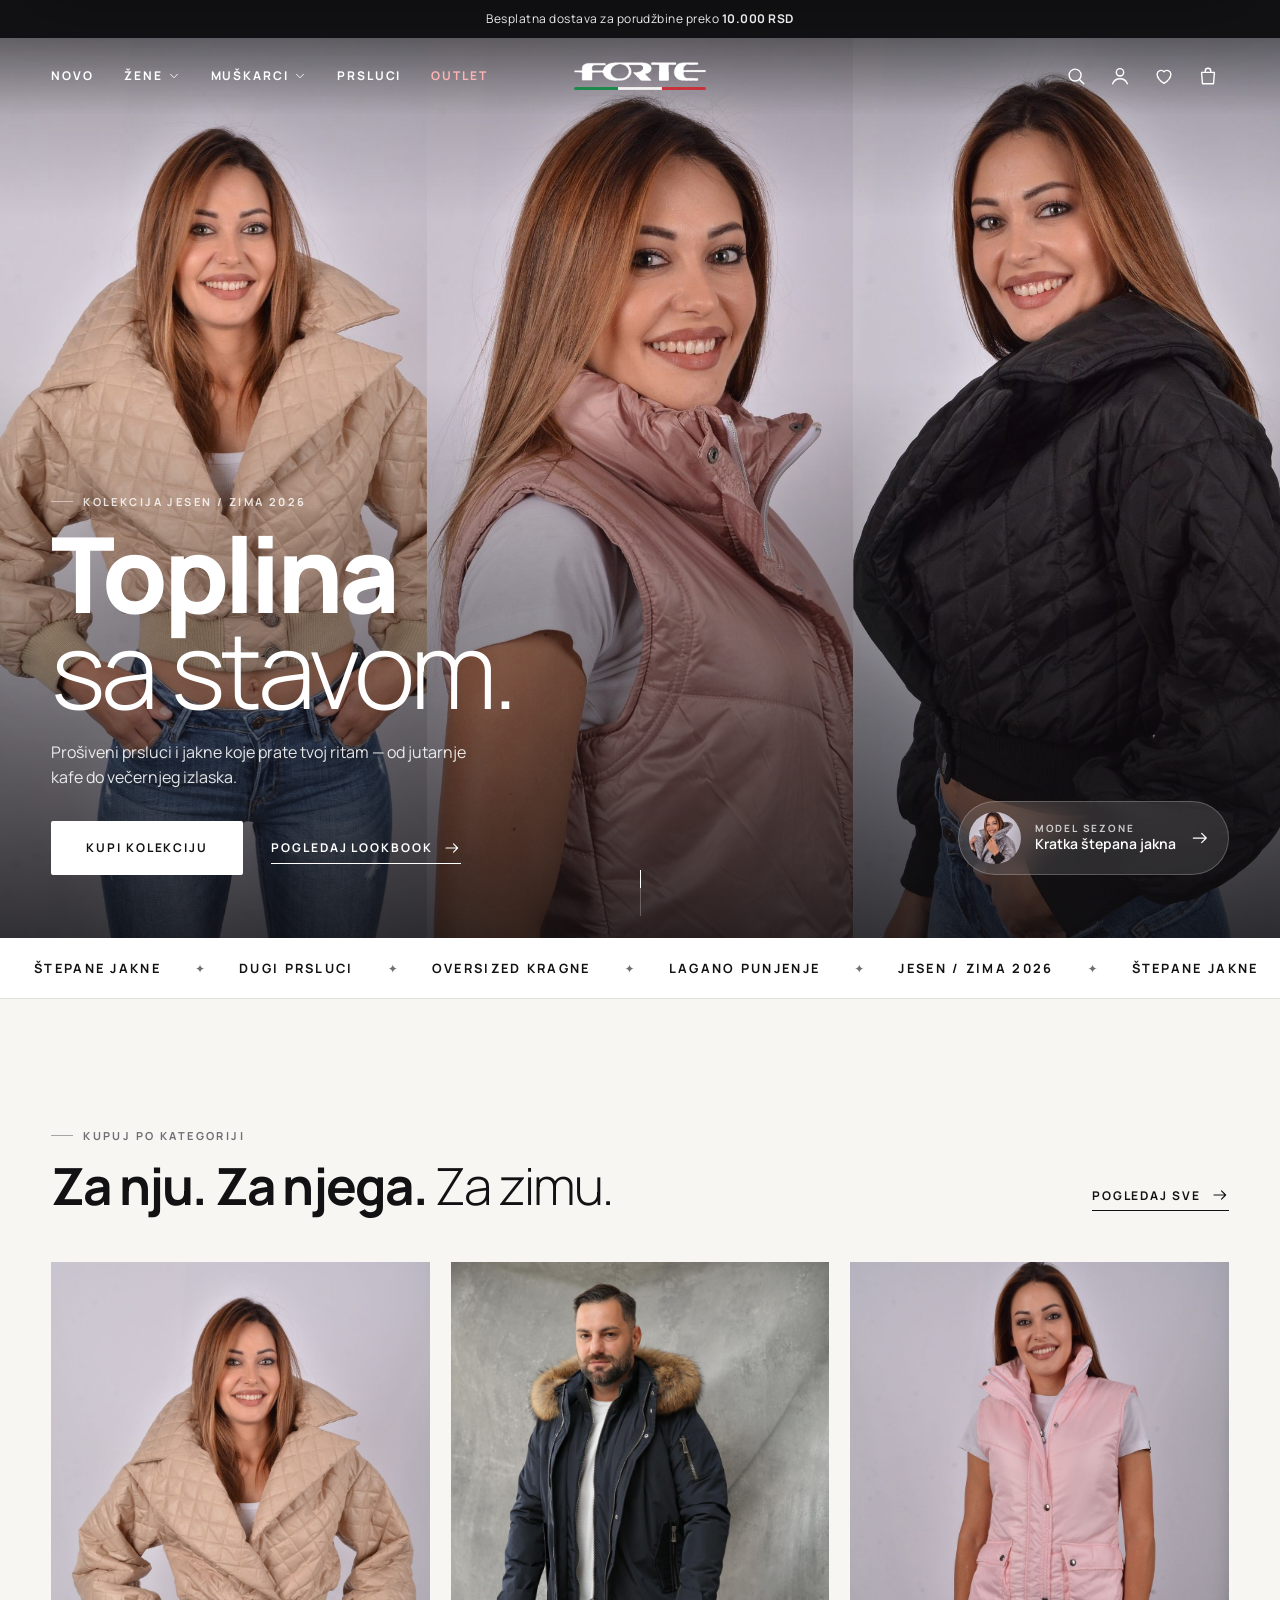
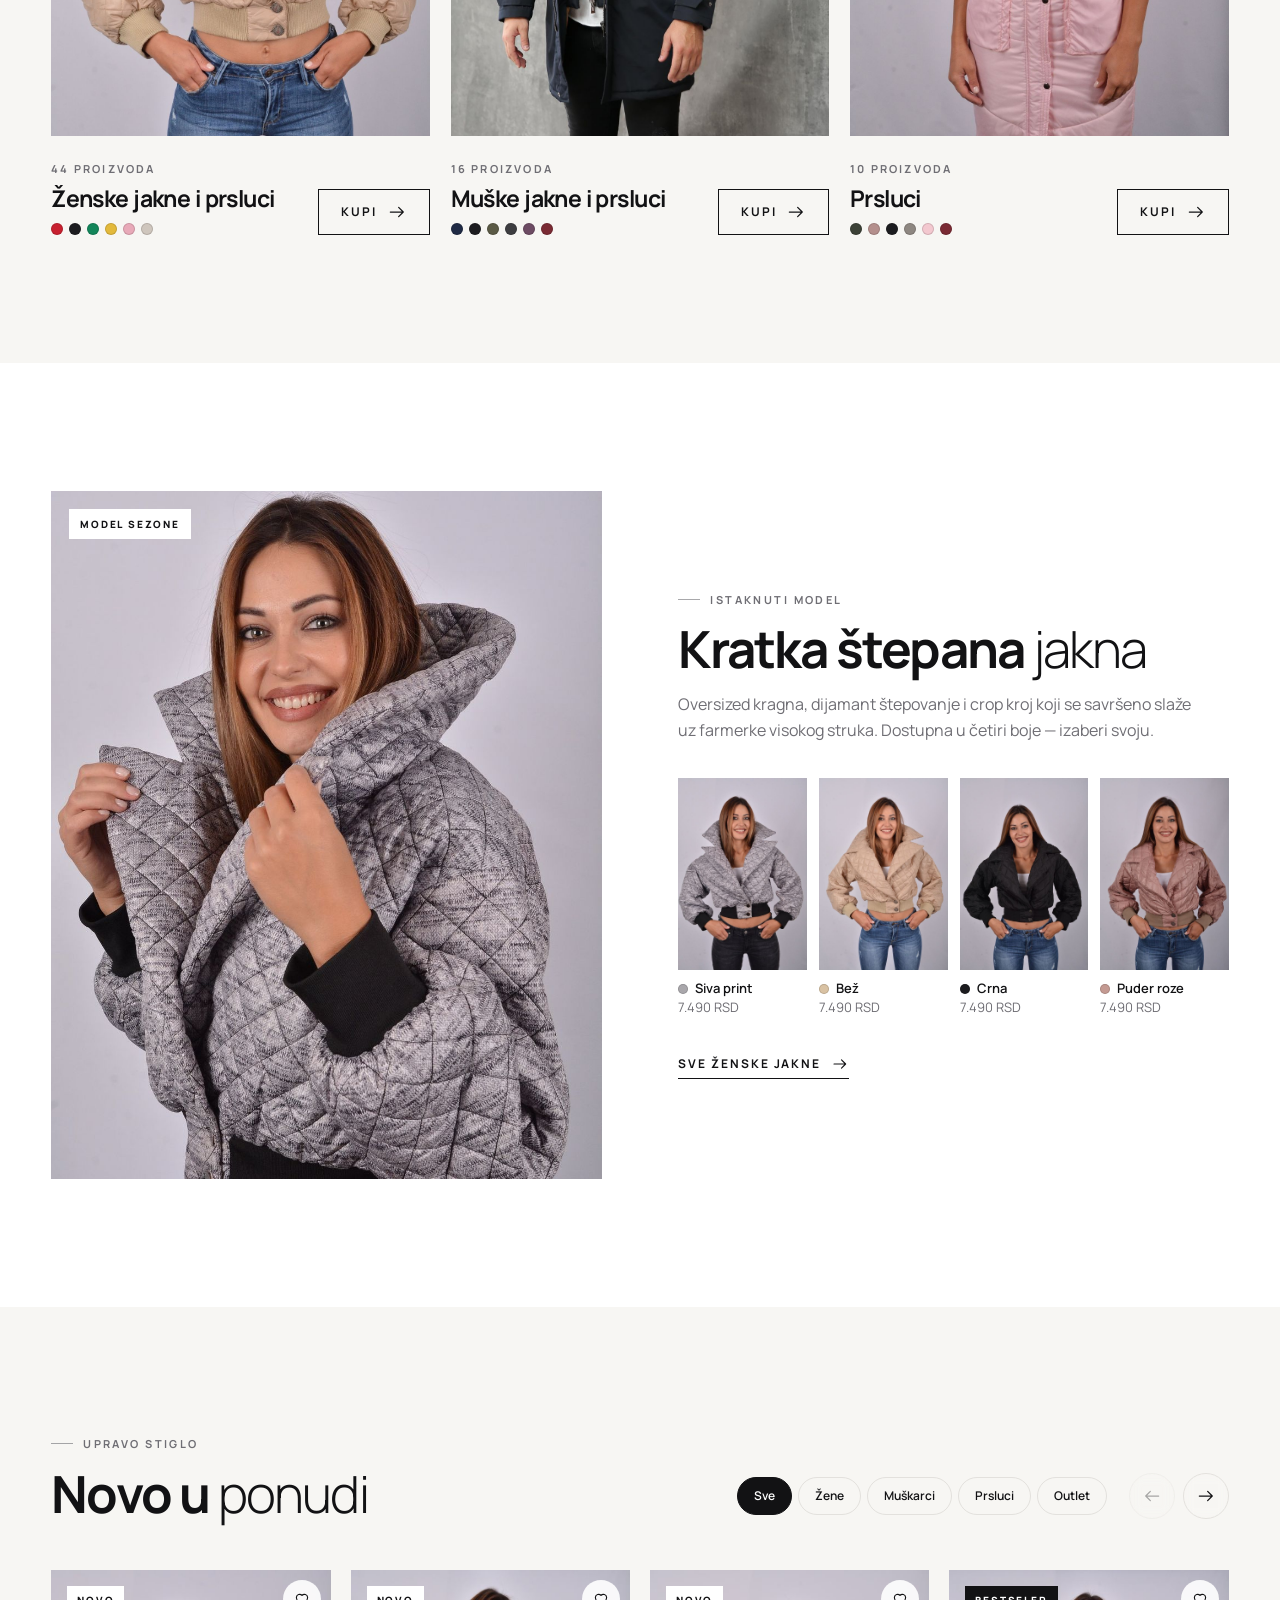
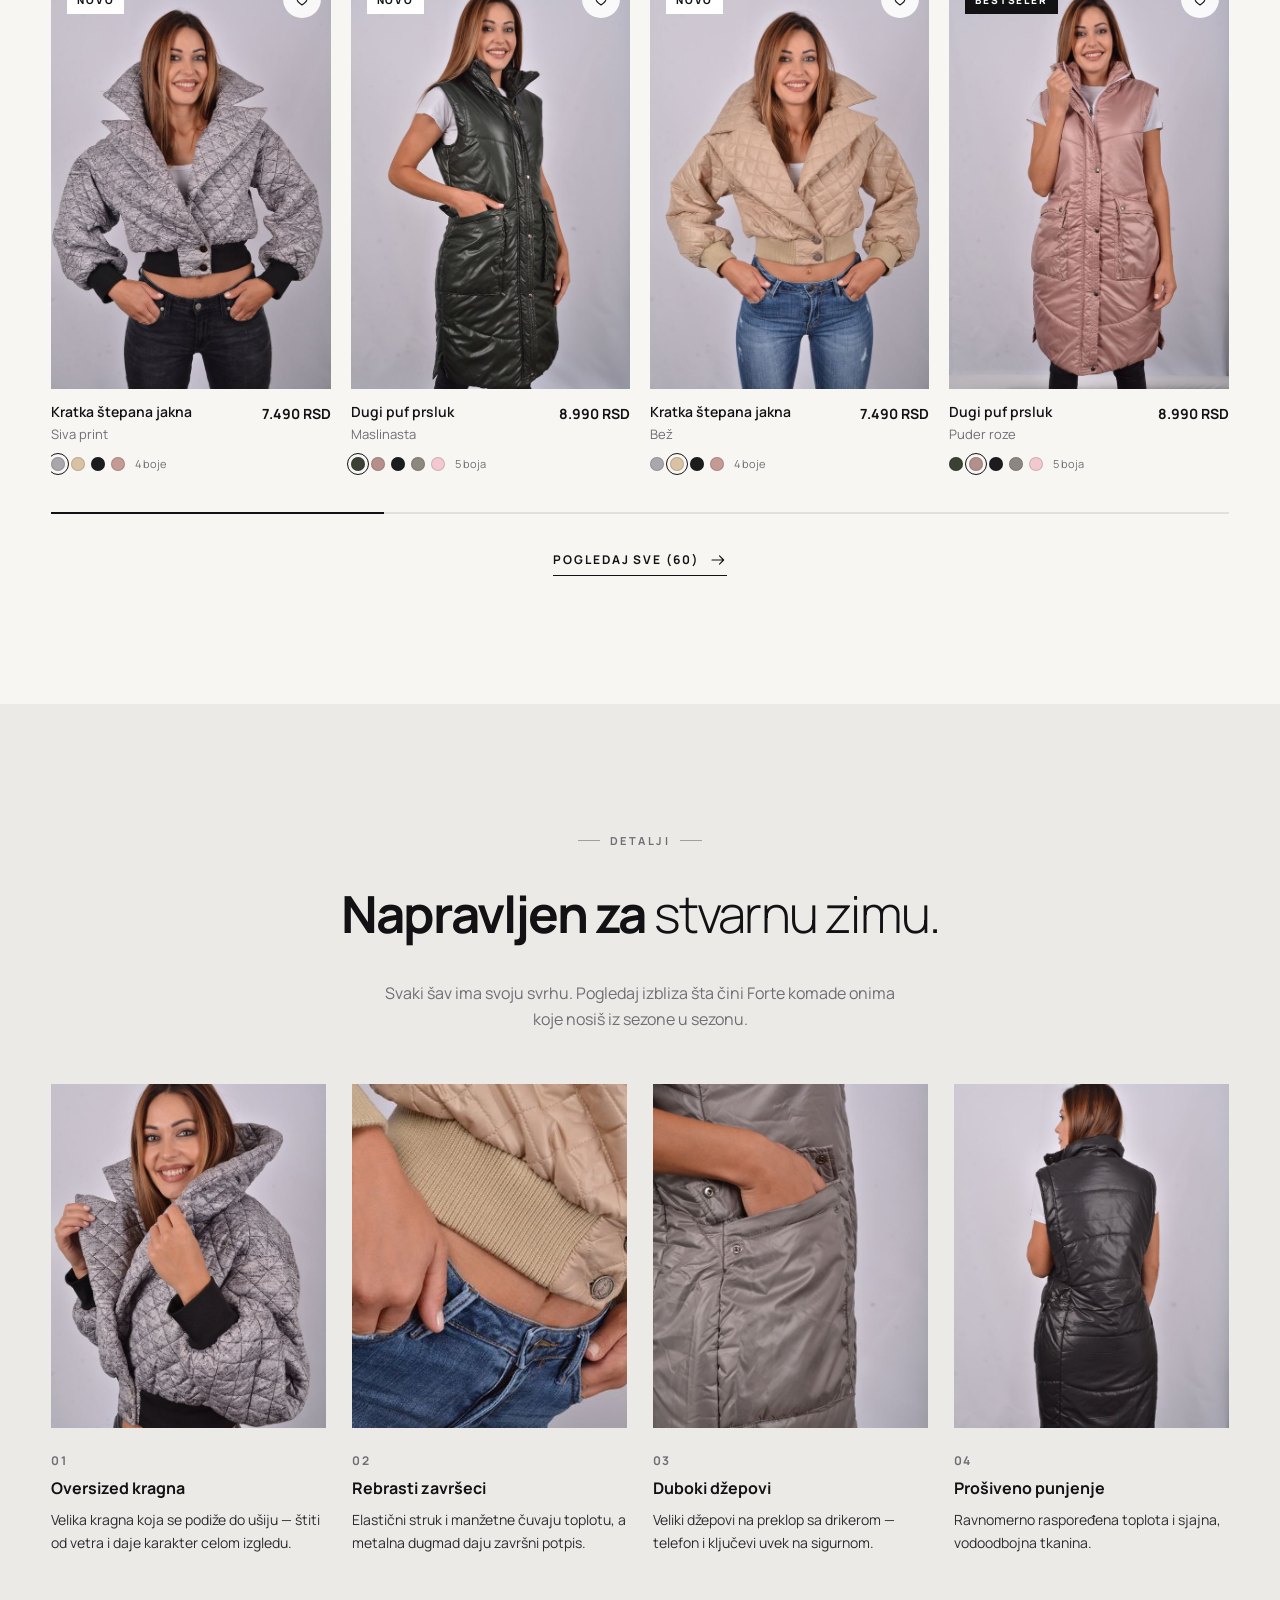
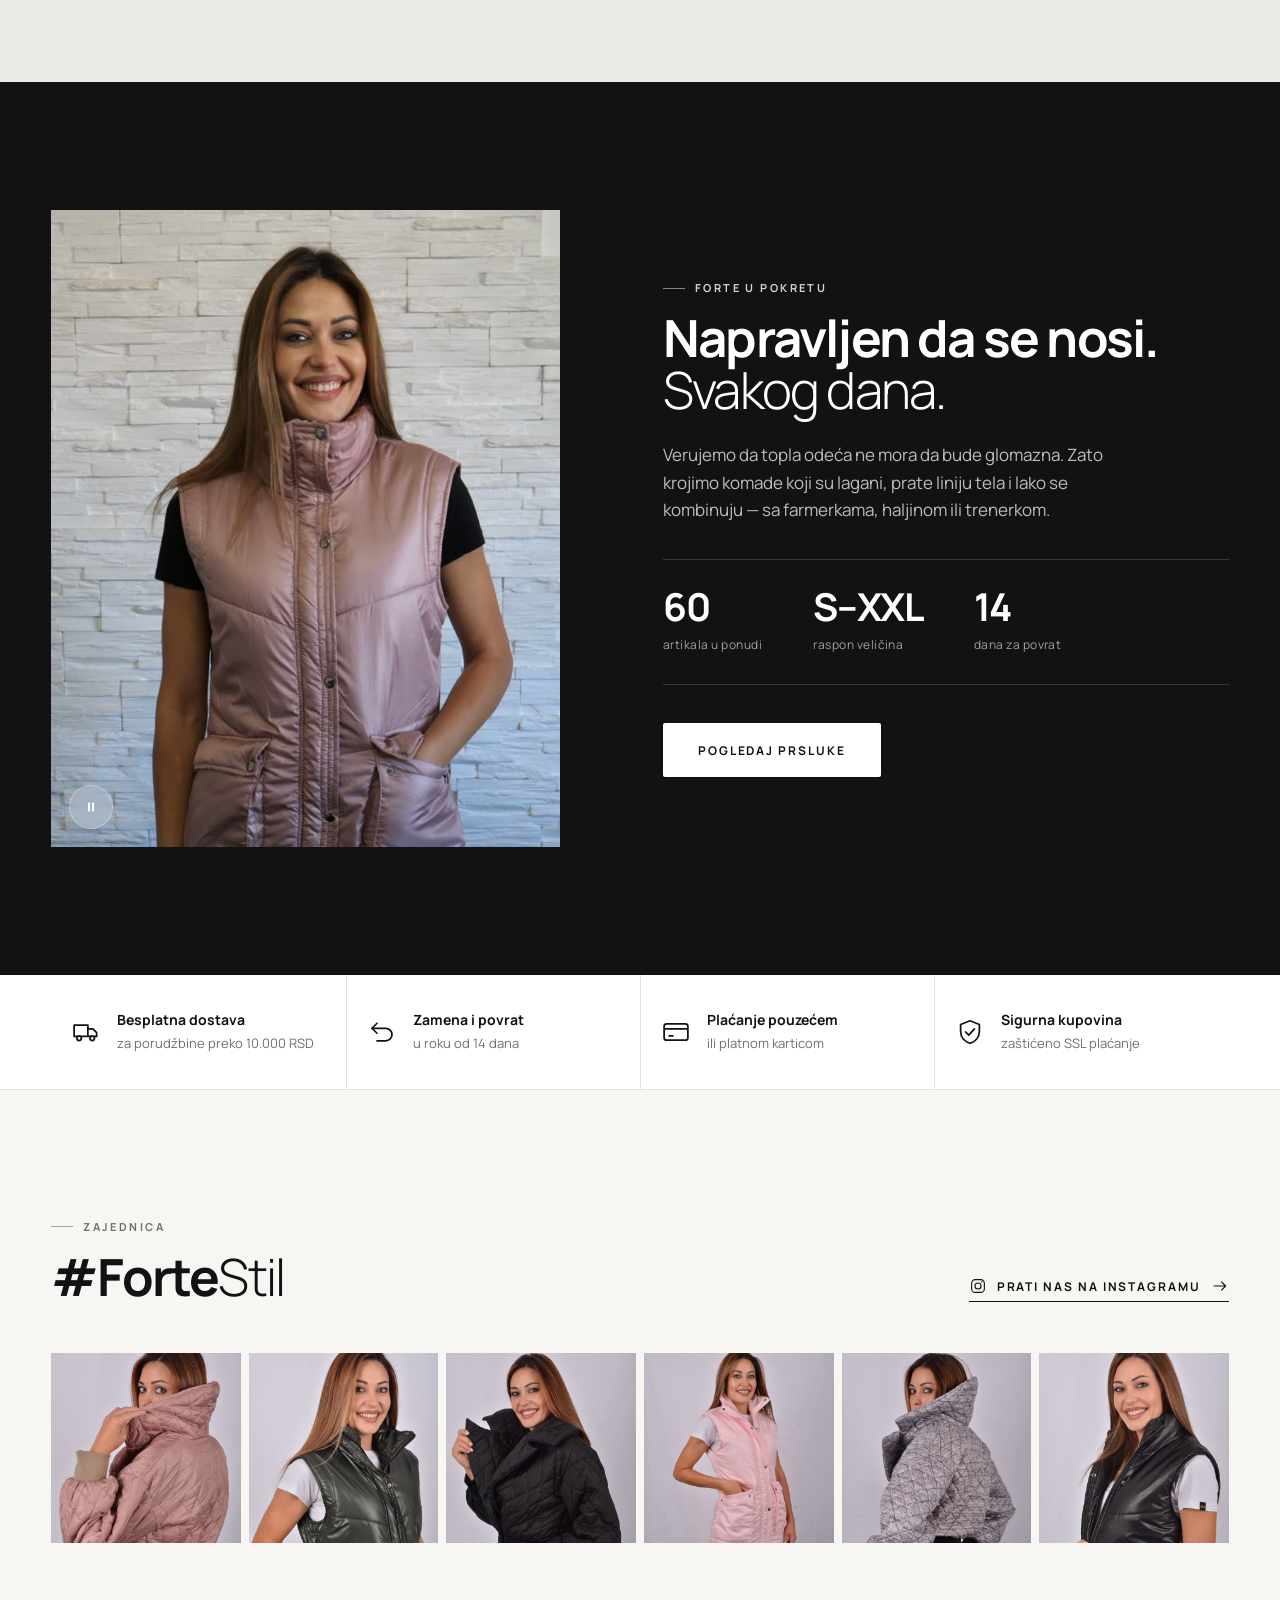
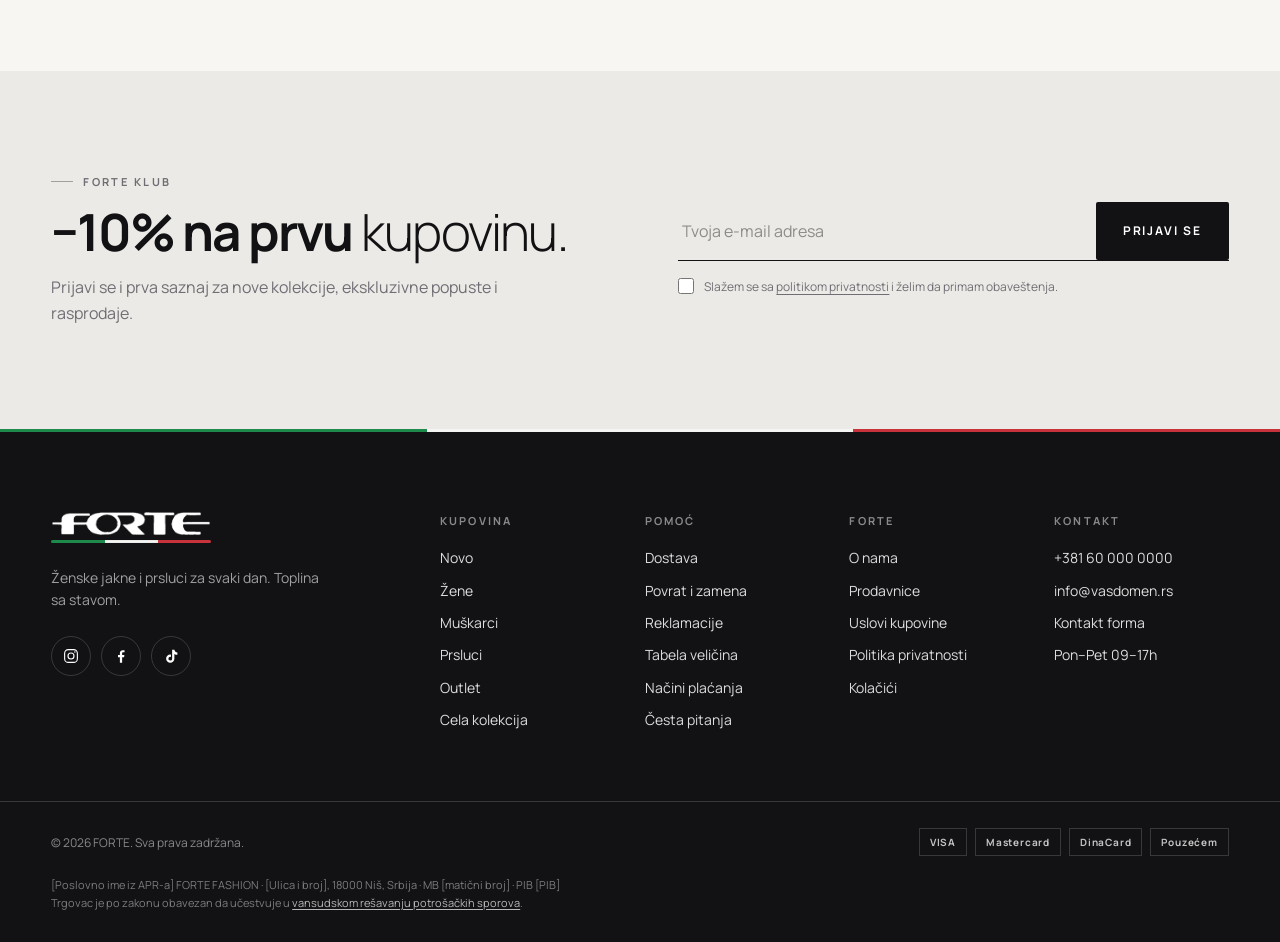
<file: index.html>
<!doctype html>
<html lang="sr-Latn">
<head>
  <meta charset="utf-8">
  <meta name="viewport" content="width=device-width, initial-scale=1">
  <title>FORTE — Jakne i prsluci | Kolekcija Jesen/Zima 2026</title>
  <meta name="description" content="FORTE — ženske jakne i prsluci. Nova kolekcija Jesen/Zima 2026. Besplatna dostava, zamena i povrat u roku od 14 dana.">
  <meta name="theme-color" content="#121214">
  <meta name="robots" content="noindex, nofollow">
  <link rel="icon" type="image/png" href="assets/img/brand/favicon.png">
  <link rel="apple-touch-icon" href="assets/img/brand/apple-touch-icon.png">
  <link rel="preconnect" href="https://fonts.googleapis.com">
  <link rel="preconnect" href="https://fonts.gstatic.com" crossorigin>
  <link href="https://fonts.googleapis.com/css2?family=Manrope:wght@300;400;500;600;700;800&display=swap" rel="stylesheet">
  <link rel="preload" as="image" href="assets/img/jbeige-2.jpg">
  <link rel="stylesheet" href="assets/css/style.css">
  <link rel="stylesheet" href="assets/css/pages.css">
</head>
<body>

<!-- ====== IKONICE (SVG sprite) ====== -->
<svg width="0" height="0" style="position:absolute" aria-hidden="true">
  <symbol id="i-search" viewBox="0 0 24 24"><circle cx="11" cy="11" r="6.5" fill="none" stroke="currentColor" stroke-width="1.5"/><path d="M16 16l4.5 4.5" stroke="currentColor" stroke-width="1.5" stroke-linecap="round"/></symbol>
  <symbol id="i-user" viewBox="0 0 24 24"><circle cx="12" cy="8" r="4" fill="none" stroke="currentColor" stroke-width="1.5"/><path d="M4 20.5c1.4-3.6 4.4-5.5 8-5.5s6.6 1.9 8 5.5" fill="none" stroke="currentColor" stroke-width="1.5" stroke-linecap="round"/></symbol>
  <symbol id="i-heart" viewBox="0 0 24 24"><path d="M12 20s-7.5-4.6-7.5-10.2A4.3 4.3 0 0 1 12 7.3a4.3 4.3 0 0 1 7.5 2.5C19.5 15.4 12 20 12 20z" fill="none" stroke="currentColor" stroke-width="1.5" stroke-linejoin="round"/></symbol>
  <symbol id="i-bag" viewBox="0 0 24 24"><path d="M5 8h14l-1 12.5H6L5 8z" fill="none" stroke="currentColor" stroke-width="1.5" stroke-linejoin="round"/><path d="M9 8V6.5a3 3 0 0 1 6 0V8" fill="none" stroke="currentColor" stroke-width="1.5"/></symbol>
  <symbol id="i-menu" viewBox="0 0 24 24"><path d="M3.5 7h17M3.5 12h17M3.5 17h11" stroke="currentColor" stroke-width="1.5" stroke-linecap="round"/></symbol>
  <symbol id="i-close" viewBox="0 0 24 24"><path d="M6 6l12 12M18 6L6 18" stroke="currentColor" stroke-width="1.5" stroke-linecap="round"/></symbol>
  <symbol id="i-arrow" viewBox="0 0 24 24"><path d="M4 12h15M14 6.5l5.5 5.5-5.5 5.5" fill="none" stroke="currentColor" stroke-width="1.5" stroke-linecap="round" stroke-linejoin="round"/></symbol>
  <symbol id="i-chev" viewBox="0 0 24 24"><path d="M6 9l6 6 6-6" fill="none" stroke="currentColor" stroke-width="1.5" stroke-linecap="round" stroke-linejoin="round"/></symbol>
  <symbol id="i-plus" viewBox="0 0 24 24"><path d="M12 5v14M5 12h14" stroke="currentColor" stroke-width="1.5" stroke-linecap="round"/></symbol>
  <symbol id="i-minus" viewBox="0 0 24 24"><path d="M5 12h14" stroke="currentColor" stroke-width="1.5" stroke-linecap="round"/></symbol>
  <symbol id="i-truck" viewBox="0 0 24 24"><path d="M2.5 6.5h11v9h-11zM13.5 9.5h4l3 3v3h-7" fill="none" stroke="currentColor" stroke-width="1.4" stroke-linejoin="round"/><circle cx="6.5" cy="17" r="1.8" fill="var(--bg)" stroke="currentColor" stroke-width="1.4"/><circle cx="17" cy="17" r="1.8" fill="var(--bg)" stroke="currentColor" stroke-width="1.4"/></symbol>
  <symbol id="i-return" viewBox="0 0 24 24"><path d="M4 9h11a5 5 0 0 1 0 10H8" fill="none" stroke="currentColor" stroke-width="1.4" stroke-linecap="round"/><path d="M8 5L4 9l4 4" fill="none" stroke="currentColor" stroke-width="1.4" stroke-linecap="round" stroke-linejoin="round"/></symbol>
  <symbol id="i-card" viewBox="0 0 24 24"><rect x="2.5" y="5.5" width="19" height="13" rx="2" fill="none" stroke="currentColor" stroke-width="1.4"/><path d="M2.5 9.5h19M6 15h4" stroke="currentColor" stroke-width="1.4"/></symbol>
  <symbol id="i-shield" viewBox="0 0 24 24"><path d="M12 3l7.5 3v5.5c0 4.6-3.2 8.2-7.5 9.5-4.3-1.3-7.5-4.9-7.5-9.5V6L12 3z" fill="none" stroke="currentColor" stroke-width="1.4" stroke-linejoin="round"/><path d="M8.5 12l2.5 2.5 4.5-5" fill="none" stroke="currentColor" stroke-width="1.4" stroke-linecap="round" stroke-linejoin="round"/></symbol>
  <symbol id="i-play" viewBox="0 0 24 24"><path d="M8 5.5v13l10.5-6.5L8 5.5z" fill="currentColor"/></symbol>
  <symbol id="i-pause" viewBox="0 0 24 24"><path d="M7.5 5.5h3v13h-3zM13.5 5.5h3v13h-3z" fill="currentColor"/></symbol>
  <symbol id="i-ig" viewBox="0 0 24 24"><rect x="3.5" y="3.5" width="17" height="17" rx="5" fill="none" stroke="currentColor" stroke-width="1.5"/><circle cx="12" cy="12" r="4" fill="none" stroke="currentColor" stroke-width="1.5"/><circle cx="17.2" cy="6.8" r="1" fill="currentColor"/></symbol>
  <symbol id="i-fb" viewBox="0 0 24 24"><path d="M13.5 21v-7.5h2.6l.4-3h-3V8.6c0-.9.3-1.5 1.6-1.5h1.6V4.4c-.3 0-1.2-.1-2.3-.1-2.3 0-3.9 1.4-3.9 4v2.2H8v3h2.5V21h3z" fill="currentColor"/></symbol>
  <symbol id="i-tt" viewBox="0 0 24 24"><path d="M16.5 3.5c.4 2.2 1.8 3.6 4 3.9v3c-1.5 0-2.8-.4-4-1.2v6.3a5.5 5.5 0 1 1-5.5-5.5c.3 0 .6 0 .9.1v3.1a2.5 2.5 0 1 0 1.6 2.3V3.5h3z" fill="currentColor"/></symbol>
  <symbol id="i-ruler" viewBox="0 0 24 24"><path d="M3 15.5L15.5 3 21 8.5 8.5 21 3 15.5z" fill="none" stroke="currentColor" stroke-width="1.4" stroke-linejoin="round"/><path d="M7 11.5l2 2M10 8.5l1.5 1.5M13 5.5l2 2" stroke="currentColor" stroke-width="1.4" stroke-linecap="round"/></symbol>
  <symbol id="i-filter" viewBox="0 0 24 24"><path d="M4 7h10M18 7h2M4 17h4M12 17h8" stroke="currentColor" stroke-width="1.5" stroke-linecap="round"/><circle cx="16" cy="7" r="2" fill="none" stroke="currentColor" stroke-width="1.5"/><circle cx="10" cy="17" r="2" fill="none" stroke="currentColor" stroke-width="1.5"/></symbol>
  <symbol id="i-grid1" viewBox="0 0 24 24"><rect x="6" y="3.5" width="12" height="17" fill="none" stroke="currentColor" stroke-width="1.5"/></symbol>
  <symbol id="i-grid2" viewBox="0 0 24 24"><rect x="3.5" y="3.5" width="7" height="17" fill="none" stroke="currentColor" stroke-width="1.5"/><rect x="13.5" y="3.5" width="7" height="17" fill="none" stroke="currentColor" stroke-width="1.5"/></symbol>
  <symbol id="i-grid3" viewBox="0 0 24 24"><rect x="2.5" y="4.5" width="5" height="15" fill="none" stroke="currentColor" stroke-width="1.4"/><rect x="9.5" y="4.5" width="5" height="15" fill="none" stroke="currentColor" stroke-width="1.4"/><rect x="16.5" y="4.5" width="5" height="15" fill="none" stroke="currentColor" stroke-width="1.4"/></symbol>
  <symbol id="i-check" viewBox="0 0 24 24"><path d="M5 12.5l4.5 4.5L19 7.5" fill="none" stroke="currentColor" stroke-width="1.8" stroke-linecap="round" stroke-linejoin="round"/></symbol>
  <symbol id="i-lock" viewBox="0 0 24 24"><rect x="5" y="10.5" width="14" height="10" rx="1.5" fill="none" stroke="currentColor" stroke-width="1.5"/><path d="M8 10.5V8a4 4 0 018 0v2.5" fill="none" stroke="currentColor" stroke-width="1.5"/></symbol>
</svg>

<!-- ====== TOP BAR ====== -->
<div class="topbar" role="region" aria-label="Obaveštenja">
  <div class="topbar__track" data-ticker>
    <p class="is-active">Besplatna dostava za porudžbine preko <strong>10.000 RSD</strong></p>
    <p>Zamena i povrat u roku od <strong>14 dana</strong></p>
    <p>Nova kolekcija <strong>Jesen / Zima 2026</strong> je stigla</p>
  </div>
</div>

<!-- ====== HEADER ====== -->
<header class="site-header" data-header>
  <div class="site-header__inner container">
    <button class="icon-btn only-mobile" aria-label="Otvori meni" data-open="menu"><svg><use href="#i-menu"/></svg></button>

    <nav class="main-nav only-desktop" aria-label="Glavna navigacija">
      <ul>
        <li><a href="kategorija.html?kat=novo">Novo</a></li>
        <li class="has-mega">
          <a href="kategorija.html?kat=zene" aria-haspopup="true">Žene <svg class="chev"><use href="#i-chev"/></svg></a>
          <div class="mega" data-mega="zene"></div>
        </li>
        <li class="has-mega">
          <a href="kategorija.html?kat=muskarci" aria-haspopup="true">Muškarci <svg class="chev"><use href="#i-chev"/></svg></a>
          <div class="mega" data-mega="muskarci"></div>
        </li>
        <li><a href="kategorija.html?kat=prsluci">Prsluci</a></li>
        <li><a href="kategorija.html?kat=outlet" class="is-sale">Outlet</a></li>
      </ul>
    </nav>

    <a href="index.html" class="logo" aria-label="FORTE — početna">
      <span class="logo__mark" aria-hidden="true"></span>
      <span class="logo__flag" aria-hidden="true"><i></i><i></i><i></i></span>
    </a>

    <div class="header-actions">
      <button class="icon-btn" aria-label="Pretraga" data-open="search"><svg><use href="#i-search"/></svg></button>
      <a class="icon-btn only-desktop" href="#" aria-label="Moj nalog"><svg><use href="#i-user"/></svg></a>
      <a class="icon-btn only-desktop" href="kategorija.html?lista=omiljeno" aria-label="Lista želja"><svg><use href="#i-heart"/></svg><span class="badge" data-wish-count hidden>0</span></a>
      <button class="icon-btn" aria-label="Korpa" data-open="cart"><svg><use href="#i-bag"/></svg><span class="badge" data-cart-count hidden>0</span></button>
    </div>
  </div>
</header>

<main>

  <!-- ====== HERO ====== -->
  <section class="hero" aria-label="Kolekcija Jesen/Zima 2026">
    <div class="hero__media">
      <figure><img src="assets/img/jbeige-2.jpg" alt="Žena u bež kratkoj štepanoj jakni sa velikom kragnom" fetchpriority="high"></figure>
      <figure><img src="assets/img/mauve-3.jpg" alt="Žena u puder roze dugom prsluku sa visokom kragnom"></figure>
      <figure><img src="assets/img/jblack-1.jpg" alt="Žena u crnoj kratkoj štepanoj jakni"></figure>
    </div>
    <div class="hero__content container">
      <div class="hero__text">
        <p class="eyebrow eyebrow--light">Kolekcija Jesen / Zima 2026</p>
        <h1 class="hero__title">Toplina<br><em>sa stavom.</em></h1>
        <p class="hero__lead">Prošiveni prsluci i jakne koje prate tvoj ritam — od jutarnje kafe do večernjeg izlaska.</p>
        <div class="hero__ctas">
          <a href="#novo" class="btn btn--light">Kupi kolekciju</a>
          <a href="#kategorije" class="link-arrow link-arrow--light">Pogledaj lookbook <svg><use href="#i-arrow"/></svg></a>
        </div>
      </div>
      <a href="#model-sezone" class="hero__chip">
        <img src="assets/img/jgrey-3-sm.jpg" alt="">
        <span><small>Model sezone</small>Kratka štepana jakna</span>
        <svg><use href="#i-arrow"/></svg>
      </a>
    </div>
    <div class="hero__scroll" aria-hidden="true"><span></span></div>
  </section>

  <!-- ====== MARQUEE ====== -->
  <div class="marquee" aria-hidden="true">
    <div class="marquee__track">
      <span>Štepane jakne</span><b>✦</b><span>Dugi prsluci</span><b>✦</b><span>Oversized kragne</span><b>✦</b><span>Lagano punjenje</span><b>✦</b><span>Jesen / Zima 2026</span><b>✦</b>
      <span>Štepane jakne</span><b>✦</b><span>Dugi prsluci</span><b>✦</b><span>Oversized kragne</span><b>✦</b><span>Lagano punjenje</span><b>✦</b><span>Jesen / Zima 2026</span><b>✦</b>
    </div>
  </div>

  <!-- ====== KUPUJ PO KATEGORIJI (iz kataloga) ====== -->
  <section class="section cuts" id="kategorije">
    <div class="container">
      <div class="section-head" data-reveal>
        <div>
          <p class="eyebrow">Kupuj po kategoriji</p>
          <h2 class="h2">Za nju. Za njega. <em>Za zimu.</em></h2>
        </div>
        <a href="#novo" class="link-arrow">Pogledaj sve <svg><use href="#i-arrow"/></svg></a>
      </div>
      <div class="cuts__grid" data-cat-tiles="zene,muskarci,prsluci"></div>
    </div>
  </section>

  <!-- ====== ISTAKNUTI MODEL (iz kataloga; svaka boja = zaseban proizvod) ====== -->
  <section class="section spotlight" id="model-sezone">
    <div class="container spotlight__grid">
      <a href="proizvod.html?id=kratka-stepana-jakna-siva-print" class="spotlight__media" data-reveal>
        <img src="assets/img/jgrey-3.jpg" alt="Kratka štepana jakna u sivom printu sa oversized kragnom" loading="lazy">
        <span class="spotlight__badge">Model sezone</span>
      </a>
      <div class="spotlight__body" data-reveal>
        <p class="eyebrow">Istaknuti model</p>
        <h2 class="h2">Kratka štepana <em>jakna</em></h2>
        <p class="section-lead">Oversized kragna, dijamant štepovanje i crop kroj koji se savršeno slaže uz farmerke visokog struka. Dostupna u četiri boje — izaberi svoju.</p>
        <div class="spotlight__products" data-spotlight="kratka-stepana-jakna"></div>
        <a href="kategorija.html?kat=zene" class="link-arrow" data-kat-link="zene">Sve ženske jakne <svg><use href="#i-arrow"/></svg></a>
      </div>
    </div>
  </section>

  <!-- ====== NOVO U PONUDI ====== -->
  <section class="section rail" id="novo">
    <div class="container">
      <div class="section-head" data-reveal>
        <div>
          <p class="eyebrow" data-rail-eyebrow>Upravo stiglo</p>
          <h2 class="h2" data-rail-title>Novo u <em>ponudi</em></h2>
        </div>
        <div class="rail__controls">
          <div class="tabs" role="tablist" data-tabs></div>
          <div class="rail__arrows only-desktop">
            <button class="round-btn round-btn--line" aria-label="Nazad" data-rail="-1"><svg style="transform:scaleX(-1)"><use href="#i-arrow"/></svg></button>
            <button class="round-btn round-btn--line" aria-label="Napred" data-rail="1"><svg><use href="#i-arrow"/></svg></button>
          </div>
        </div>
      </div>
      <div class="rail__track" data-rail-track></div>
      <div class="rail__progress" aria-hidden="true"><span data-rail-bar></span></div>
      <div class="rail__foot"><a href="kategorija.html?kat=sve" class="link-arrow" data-rail-link>Pogledaj sve <svg><use href="#i-arrow"/></svg></a></div>
    </div>
  </section>

  <!-- ====== DETALJI ====== -->
  <section class="section details">
    <div class="container">
      <div class="section-head section-head--center" data-reveal>
        <p class="eyebrow">Detalji</p>
        <h2 class="h2">Napravljen za <em>stvarnu zimu.</em></h2>
        <p class="section-lead">Svaki šav ima svoju svrhu. Pogledaj izbliza šta čini Forte komade onima koje nosiš iz sezone u sezonu.</p>
      </div>
      <div class="details__grid">
        <article class="detail" data-reveal>
          <div class="detail__img"><img src="assets/img/jgrey-3-sm.jpg" alt="Oversized kragna štepane jakne" loading="lazy"></div>
          <span class="detail__num">01</span>
          <h3>Oversized kragna</h3>
          <p>Velika kragna koja se podiže do ušiju — štiti od vetra i daje karakter celom izgledu.</p>
        </article>
        <article class="detail" data-reveal>
          <div class="detail__img"><img src="assets/img/jbeige-detail-sm.jpg" alt="Rebrasti struk i metalna dugmad" loading="lazy" style="object-position:30% 50%"></div>
          <span class="detail__num">02</span>
          <h3>Rebrasti završeci</h3>
          <p>Elastični struk i manžetne čuvaju toplotu, a metalna dugmad daju završni potpis.</p>
        </article>
        <article class="detail" data-reveal>
          <div class="detail__img"><img src="assets/img/taupe-4-sm.jpg" alt="Duboki džep na preklop" loading="lazy"></div>
          <span class="detail__num">03</span>
          <h3>Duboki džepovi</h3>
          <p>Veliki džepovi na preklop sa drikerom — telefon i ključevi uvek na sigurnom.</p>
        </article>
        <article class="detail" data-reveal>
          <div class="detail__img"><img src="assets/img/black-3-sm.jpg" alt="Prošivena leđa prsluka" loading="lazy"></div>
          <span class="detail__num">04</span>
          <h3>Prošiveno punjenje</h3>
          <p>Ravnomerno raspoređena toplota i sjajna, vodoodbojna tkanina.</p>
        </article>
      </div>
    </div>
  </section>

  <!-- ====== VIDEO PRIČA ====== -->
  <section class="story">
    <div class="container story__grid">
      <div class="story__media" data-reveal>
        <video src="assets/video/forte-reel.mp4" poster="assets/video/forte-reel-poster.jpg" autoplay muted loop playsinline preload="metadata" data-video></video>
        <button class="story__toggle" aria-label="Pauziraj video" data-video-toggle><svg><use href="#i-pause"/></svg></button>
      </div>
      <div class="story__text" data-reveal>
        <p class="eyebrow eyebrow--light">Forte u pokretu</p>
        <h2 class="h2 h2--light">Napravljen da se nosi.<br><em>Svakog dana.</em></h2>
        <p>Verujemo da topla odeća ne mora da bude glomazna. Zato krojimo komade koji su lagani, prate liniju tela i lako se kombinuju — sa farmerkama, haljinom ili trenerkom.</p>
        <div class="story__stats">
          <div><strong data-stat="products">–</strong><span>artikala u ponudi</span></div>
          <div><strong>S–XXL</strong><span>raspon veličina</span></div>
          <div><strong>14</strong><span>dana za povrat</span></div>
        </div>
        <a href="kategorija.html?kat=prsluci" class="btn btn--light" data-kat-link="prsluci">Pogledaj prsluke</a>
      </div>
    </div>
  </section>

  <!-- ====== PREDNOSTI ====== -->
  <section class="perks" aria-label="Prednosti kupovine">
    <div class="container perks__grid">
      <div class="perk"><svg><use href="#i-truck"/></svg><div><strong>Besplatna dostava</strong><span>za porudžbine preko 10.000 RSD</span></div></div>
      <div class="perk"><svg><use href="#i-return"/></svg><div><strong>Zamena i povrat</strong><span>u roku od 14 dana</span></div></div>
      <div class="perk"><svg><use href="#i-card"/></svg><div><strong>Plaćanje pouzećem</strong><span>ili platnom karticom</span></div></div>
      <div class="perk"><svg><use href="#i-shield"/></svg><div><strong>Sigurna kupovina</strong><span>zaštićeno SSL plaćanje</span></div></div>
    </div>
  </section>

  <!-- ====== INSTAGRAM ====== -->
  <section class="section social">
    <div class="container">
      <div class="section-head" data-reveal>
        <div>
          <p class="eyebrow">Zajednica</p>
          <h2 class="h2">#Forte<em>Stil</em></h2>
        </div>
        <a href="#" class="link-arrow"><svg class="ig"><use href="#i-ig"/></svg>Prati nas na Instagramu <svg><use href="#i-arrow"/></svg></a>
      </div>
      <div class="social__grid">
        <a href="#" class="social__item" data-reveal><img src="assets/img/jmauve-1-sm.jpg" alt="" loading="lazy"><svg><use href="#i-ig"/></svg></a>
        <a href="#" class="social__item" data-reveal><img src="assets/img/olive-1-sm.jpg" alt="" loading="lazy"><svg><use href="#i-ig"/></svg></a>
        <a href="#" class="social__item" data-reveal><img src="assets/img/jblack-3-sm.jpg" alt="" loading="lazy"><svg><use href="#i-ig"/></svg></a>
        <a href="#" class="social__item" data-reveal><img src="assets/img/pink-1-sm.jpg" alt="" loading="lazy"><svg><use href="#i-ig"/></svg></a>
        <a href="#" class="social__item" data-reveal><img src="assets/img/jgrey-1-sm.jpg" alt="" loading="lazy"><svg><use href="#i-ig"/></svg></a>
        <a href="#" class="social__item" data-reveal><img src="assets/img/black-1-sm.jpg" alt="" loading="lazy"><svg><use href="#i-ig"/></svg></a>
      </div>
    </div>
  </section>

  <!-- ====== NEWSLETTER ====== -->
  <section class="newsletter">
    <div class="container newsletter__inner" data-reveal>
      <div>
        <p class="eyebrow">Forte klub</p>
        <h2 class="h2">−10% na prvu <em>kupovinu.</em></h2>
        <p class="section-lead">Prijavi se i prva saznaj za nove kolekcije, ekskluzivne popuste i rasprodaje.</p>
      </div>
      <form class="nl-form" data-newsletter novalidate>
        <div class="nl-form__row">
          <label class="sr-only" for="nl-email">E-mail adresa</label>
          <input id="nl-email" type="email" placeholder="Tvoja e-mail adresa" required>
          <button class="btn btn--dark" type="submit">Prijavi se</button>
        </div>
        <label class="check"><input type="checkbox" required><span>Slažem se sa <a href="info.html?strana=privatnost">politikom privatnosti</a> i želim da primam obaveštenja.</span></label>
        <p class="nl-form__msg" data-nl-msg role="status"></p>
      </form>
    </div>
  </section>

</main>

<!-- ====== FOOTER ====== -->
<footer class="footer">
  <div class="footer__flag" aria-hidden="true"><i></i><i></i><i></i></div>
  <div class="container footer__top">
    <div class="footer__brand">
      <a href="index.html" class="logo logo--light" aria-label="FORTE — početna"><span class="logo__mark" aria-hidden="true"></span><span class="logo__flag" aria-hidden="true"><i></i><i></i><i></i></span></a>
      <p>Ženske jakne i prsluci za svaki dan. Toplina sa stavom.</p>
      <div class="footer__social">
        <a href="#" aria-label="Instagram"><svg><use href="#i-ig"/></svg></a>
        <a href="#" aria-label="Facebook"><svg><use href="#i-fb"/></svg></a>
        <a href="#" aria-label="TikTok"><svg><use href="#i-tt"/></svg></a>
      </div>
    </div>
    <div class="footer__cols">
      <details class="footer__col" open>
        <summary>Kupovina <svg><use href="#i-chev"/></svg></summary>
        <ul><li><a href="kategorija.html?kat=novo">Novo</a></li><li><a href="kategorija.html?kat=zene">Žene</a></li><li><a href="kategorija.html?kat=muskarci">Muškarci</a></li><li><a href="kategorija.html?kat=prsluci">Prsluci</a></li><li><a href="kategorija.html?kat=outlet">Outlet</a></li><li><a href="kategorija.html?kat=sve">Cela kolekcija</a></li></ul>
      </details>
      <details class="footer__col" open>
        <summary>Pomoć <svg><use href="#i-chev"/></svg></summary>
        <ul><li><a href="info.html?strana=dostava">Dostava</a></li><li><a href="info.html?strana=povrat">Povrat i zamena</a></li><li><a href="info.html?strana=reklamacije">Reklamacije</a></li><li><a href="info.html?strana=velicine">Tabela veličina</a></li><li><a href="info.html?strana=placanje">Načini plaćanja</a></li><li><a href="info.html?strana=pitanja">Česta pitanja</a></li></ul>
      </details>
      <details class="footer__col" open>
        <summary>Forte <svg><use href="#i-chev"/></svg></summary>
        <ul><li><a href="info.html?strana=o-nama">O nama</a></li><li><a href="info.html?strana=prodavnice">Prodavnice</a></li><li><a href="info.html?strana=uslovi">Uslovi kupovine</a></li><li><a href="info.html?strana=privatnost">Politika privatnosti</a></li><li><a href="info.html?strana=kolacici">Kolačići</a></li></ul>
      </details>
      <details class="footer__col" open>
        <summary>Kontakt <svg><use href="#i-chev"/></svg></summary>
        <ul><li><a href="tel:+381600000000">+381 60 000 0000</a></li><li><a href="mailto:info@vasdomen.rs">info@vasdomen.rs</a></li><li><a href="info.html?strana=kontakt">Kontakt forma</a></li><li><span>Pon–Pet 09–17h</span></li></ul>
      </details>
    </div>
  </div>
  <div class="container footer__bottom">
    <p>© 2026 FORTE. Sva prava zadržana.</p>
    <p class="footer__legal" data-seller-line></p>
    <div class="pay">
      <span>VISA</span><span>Mastercard</span><span>DinaCard</span><span>Pouzećem</span>
    </div>
  </div>
</footer>

<!-- ====== OVERLAY + DRAWERS ====== -->
<div class="scrim" data-scrim></div>

<!-- Mobilni meni -->
<aside class="drawer drawer--left" id="menu" aria-label="Meni" aria-hidden="true">
  <div class="drawer__head">
    <a href="index.html" class="logo" aria-label="FORTE — početna"><span class="logo__mark" aria-hidden="true"></span><span class="logo__flag" aria-hidden="true"><i></i><i></i><i></i></span></a>
    <button class="icon-btn" aria-label="Zatvori" data-close><svg><use href="#i-close"/></svg></button>
  </div>
  <nav class="m-nav" data-m-nav aria-label="Meni"></nav>
  <a href="#model-sezone" class="m-feature" data-close>
    <img src="assets/img/jgrey-3-sm.jpg" alt="">
    <span><small>Model sezone</small>Kratka štepana jakna</span>
  </a>
  <div class="m-links">
    <a href="#"><svg><use href="#i-user"/></svg>Moj nalog</a>
    <a href="kategorija.html?lista=omiljeno"><svg><use href="#i-heart"/></svg>Lista želja</a>
    <a href="info.html?strana=dostava"><svg><use href="#i-truck"/></svg>Dostava i praćenje</a>
  </div>
</aside>

<!-- Korpa -->
<aside class="drawer drawer--right" id="cart" aria-label="Korpa" aria-hidden="true">
  <div class="drawer__head">
    <h3>Korpa <span data-cart-count-text>(0)</span></h3>
    <button class="icon-btn" aria-label="Zatvori" data-close><svg><use href="#i-close"/></svg></button>
  </div>
  <div class="ship-meter">
    <p data-ship-text>Dodaj još <strong>10.000 RSD</strong> za besplatnu dostavu</p>
    <div class="ship-meter__bar"><span data-ship-bar></span></div>
  </div>
  <div class="cart-items" data-cart-items></div>
  <div class="cart-foot" data-cart-foot>
    <div class="cart-foot__row"><span>Međuzbir</span><strong data-cart-subtotal>0 RSD</strong></div>
    <p class="cart-foot__note">Dostava i popusti se obračunavaju na sledećem koraku.</p>
    <a href="porucivanje.html" class="btn btn--dark btn--block">Završi kupovinu</a>
    <button class="btn btn--ghost btn--block" data-close>Nastavi kupovinu</button>
  </div>
</aside>

<!-- Pretraga -->
<div class="search" id="search" aria-hidden="true" role="dialog" aria-label="Pretraga">
  <div class="container">
    <form class="search__bar" action="kategorija.html" role="search" data-search-form>
      <svg><use href="#i-search"/></svg>
      <input type="search" placeholder="Šta tražiš? npr. dugi prsluk, crna jakna…" aria-label="Pretraga" name="q" autocomplete="off" data-search-input>
      <button class="icon-btn" aria-label="Zatvori pretragu" data-close><svg><use href="#i-close"/></svg></button>
    </form>
    <div class="search__body">
      <div>
        <h4>Popularne pretrage</h4>
        <div class="chips">
          <a href="kategorija.html?q=Dugi+prsluk">Dugi prsluk</a><a href="kategorija.html?q=Crna+jakna">Crna jakna</a><a href="kategorija.html?q=Roze+prsluk">Roze prsluk</a><a href="kategorija.html?q=Muška+jakna">Muška jakna</a><a href="kategorija.html?kat=outlet">Outlet</a>
        </div>
      </div>
      <div>
        <h4 class="search__head"><span>Predlozi</span><a href="kategorija.html?kat=novo" data-search-all>Prikaži sve</a></h4>
        <div class="search__products" data-search-products></div>
      </div>
    </div>
  </div>
</div>

<div class="toast" role="status" aria-live="polite" data-toast></div>

<script src="assets/js/products.js"></script>
<script src="assets/js/main.js"></script>
</body>
</html>
</file>
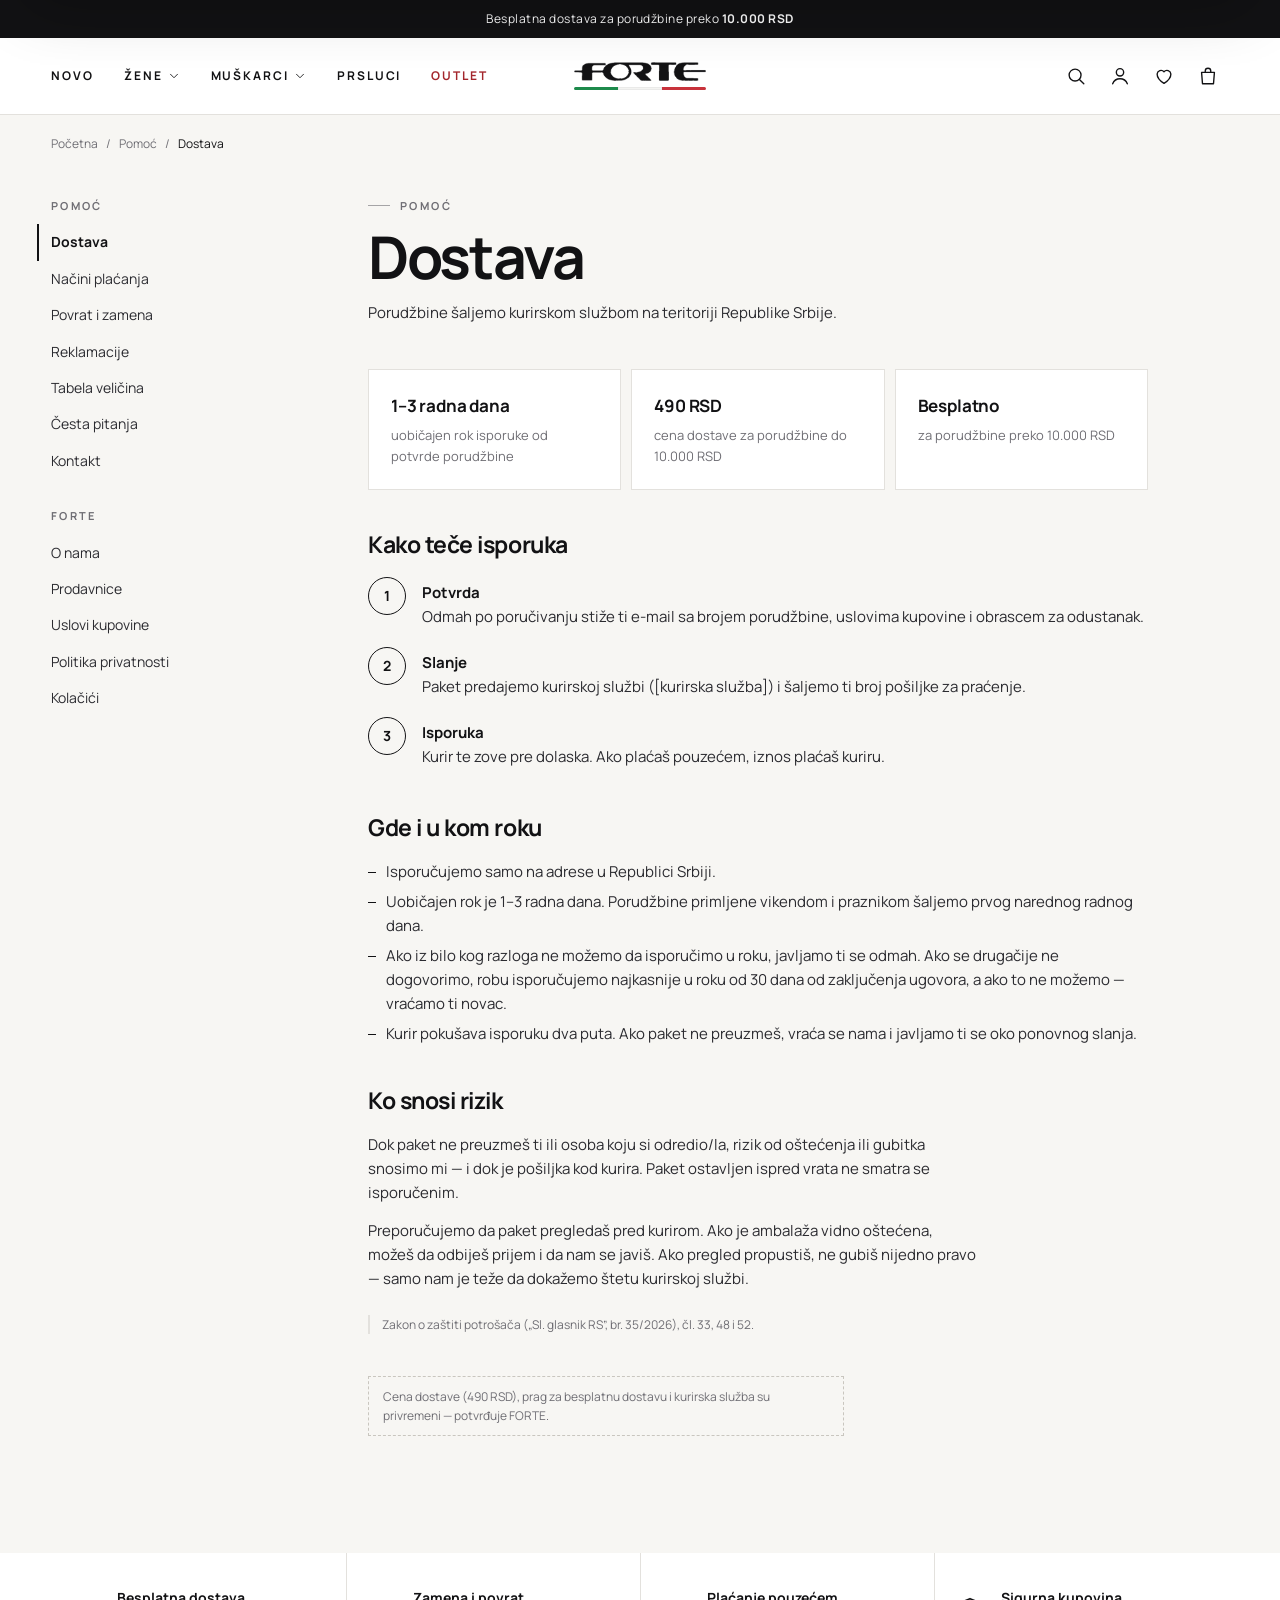
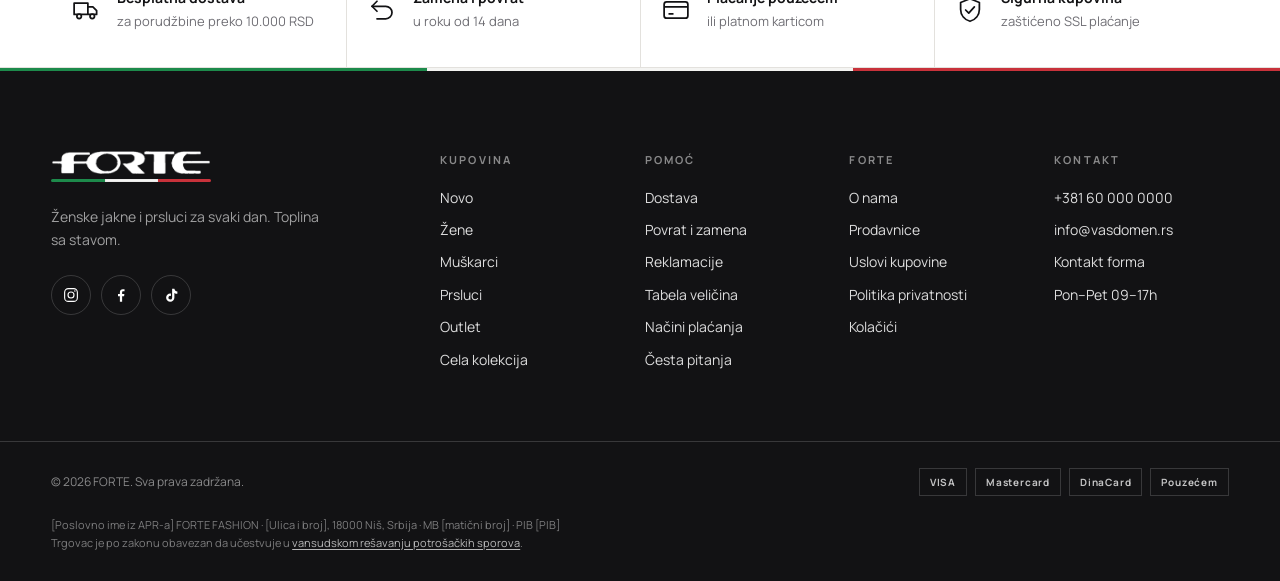
<file: info.html>
<!doctype html>
<html lang="sr-Latn">
<head>
  <meta charset="utf-8">
  <meta name="viewport" content="width=device-width, initial-scale=1">
  <title>Informacije | FORTE</title>
  <meta name="description" content="FORTE — ženske jakne i prsluci. Nova kolekcija Jesen/Zima 2026. Besplatna dostava, zamena i povrat u roku od 14 dana.">
  <meta name="theme-color" content="#121214">
  <meta name="robots" content="noindex, nofollow">
  <link rel="icon" type="image/png" href="assets/img/brand/favicon.png">
  <link rel="apple-touch-icon" href="assets/img/brand/apple-touch-icon.png">
  <link rel="preconnect" href="https://fonts.googleapis.com">
  <link rel="preconnect" href="https://fonts.gstatic.com" crossorigin>
  <link href="https://fonts.googleapis.com/css2?family=Manrope:wght@300;400;500;600;700;800&display=swap" rel="stylesheet">
  <link rel="stylesheet" href="assets/css/style.css">
  <link rel="stylesheet" href="assets/css/pages.css">
</head>
<body class="page-info">

<!-- ====== IKONICE (SVG sprite) ====== -->
<svg width="0" height="0" style="position:absolute" aria-hidden="true">
  <symbol id="i-search" viewBox="0 0 24 24"><circle cx="11" cy="11" r="6.5" fill="none" stroke="currentColor" stroke-width="1.5"/><path d="M16 16l4.5 4.5" stroke="currentColor" stroke-width="1.5" stroke-linecap="round"/></symbol>
  <symbol id="i-user" viewBox="0 0 24 24"><circle cx="12" cy="8" r="4" fill="none" stroke="currentColor" stroke-width="1.5"/><path d="M4 20.5c1.4-3.6 4.4-5.5 8-5.5s6.6 1.9 8 5.5" fill="none" stroke="currentColor" stroke-width="1.5" stroke-linecap="round"/></symbol>
  <symbol id="i-heart" viewBox="0 0 24 24"><path d="M12 20s-7.5-4.6-7.5-10.2A4.3 4.3 0 0 1 12 7.3a4.3 4.3 0 0 1 7.5 2.5C19.5 15.4 12 20 12 20z" fill="none" stroke="currentColor" stroke-width="1.5" stroke-linejoin="round"/></symbol>
  <symbol id="i-bag" viewBox="0 0 24 24"><path d="M5 8h14l-1 12.5H6L5 8z" fill="none" stroke="currentColor" stroke-width="1.5" stroke-linejoin="round"/><path d="M9 8V6.5a3 3 0 0 1 6 0V8" fill="none" stroke="currentColor" stroke-width="1.5"/></symbol>
  <symbol id="i-menu" viewBox="0 0 24 24"><path d="M3.5 7h17M3.5 12h17M3.5 17h11" stroke="currentColor" stroke-width="1.5" stroke-linecap="round"/></symbol>
  <symbol id="i-close" viewBox="0 0 24 24"><path d="M6 6l12 12M18 6L6 18" stroke="currentColor" stroke-width="1.5" stroke-linecap="round"/></symbol>
  <symbol id="i-arrow" viewBox="0 0 24 24"><path d="M4 12h15M14 6.5l5.5 5.5-5.5 5.5" fill="none" stroke="currentColor" stroke-width="1.5" stroke-linecap="round" stroke-linejoin="round"/></symbol>
  <symbol id="i-chev" viewBox="0 0 24 24"><path d="M6 9l6 6 6-6" fill="none" stroke="currentColor" stroke-width="1.5" stroke-linecap="round" stroke-linejoin="round"/></symbol>
  <symbol id="i-plus" viewBox="0 0 24 24"><path d="M12 5v14M5 12h14" stroke="currentColor" stroke-width="1.5" stroke-linecap="round"/></symbol>
  <symbol id="i-minus" viewBox="0 0 24 24"><path d="M5 12h14" stroke="currentColor" stroke-width="1.5" stroke-linecap="round"/></symbol>
  <symbol id="i-truck" viewBox="0 0 24 24"><path d="M2.5 6.5h11v9h-11zM13.5 9.5h4l3 3v3h-7" fill="none" stroke="currentColor" stroke-width="1.4" stroke-linejoin="round"/><circle cx="6.5" cy="17" r="1.8" fill="var(--bg)" stroke="currentColor" stroke-width="1.4"/><circle cx="17" cy="17" r="1.8" fill="var(--bg)" stroke="currentColor" stroke-width="1.4"/></symbol>
  <symbol id="i-return" viewBox="0 0 24 24"><path d="M4 9h11a5 5 0 0 1 0 10H8" fill="none" stroke="currentColor" stroke-width="1.4" stroke-linecap="round"/><path d="M8 5L4 9l4 4" fill="none" stroke="currentColor" stroke-width="1.4" stroke-linecap="round" stroke-linejoin="round"/></symbol>
  <symbol id="i-card" viewBox="0 0 24 24"><rect x="2.5" y="5.5" width="19" height="13" rx="2" fill="none" stroke="currentColor" stroke-width="1.4"/><path d="M2.5 9.5h19M6 15h4" stroke="currentColor" stroke-width="1.4"/></symbol>
  <symbol id="i-shield" viewBox="0 0 24 24"><path d="M12 3l7.5 3v5.5c0 4.6-3.2 8.2-7.5 9.5-4.3-1.3-7.5-4.9-7.5-9.5V6L12 3z" fill="none" stroke="currentColor" stroke-width="1.4" stroke-linejoin="round"/><path d="M8.5 12l2.5 2.5 4.5-5" fill="none" stroke="currentColor" stroke-width="1.4" stroke-linecap="round" stroke-linejoin="round"/></symbol>
  <symbol id="i-play" viewBox="0 0 24 24"><path d="M8 5.5v13l10.5-6.5L8 5.5z" fill="currentColor"/></symbol>
  <symbol id="i-pause" viewBox="0 0 24 24"><path d="M7.5 5.5h3v13h-3zM13.5 5.5h3v13h-3z" fill="currentColor"/></symbol>
  <symbol id="i-ig" viewBox="0 0 24 24"><rect x="3.5" y="3.5" width="17" height="17" rx="5" fill="none" stroke="currentColor" stroke-width="1.5"/><circle cx="12" cy="12" r="4" fill="none" stroke="currentColor" stroke-width="1.5"/><circle cx="17.2" cy="6.8" r="1" fill="currentColor"/></symbol>
  <symbol id="i-fb" viewBox="0 0 24 24"><path d="M13.5 21v-7.5h2.6l.4-3h-3V8.6c0-.9.3-1.5 1.6-1.5h1.6V4.4c-.3 0-1.2-.1-2.3-.1-2.3 0-3.9 1.4-3.9 4v2.2H8v3h2.5V21h3z" fill="currentColor"/></symbol>
  <symbol id="i-tt" viewBox="0 0 24 24"><path d="M16.5 3.5c.4 2.2 1.8 3.6 4 3.9v3c-1.5 0-2.8-.4-4-1.2v6.3a5.5 5.5 0 1 1-5.5-5.5c.3 0 .6 0 .9.1v3.1a2.5 2.5 0 1 0 1.6 2.3V3.5h3z" fill="currentColor"/></symbol>
  <symbol id="i-ruler" viewBox="0 0 24 24"><path d="M3 15.5L15.5 3 21 8.5 8.5 21 3 15.5z" fill="none" stroke="currentColor" stroke-width="1.4" stroke-linejoin="round"/><path d="M7 11.5l2 2M10 8.5l1.5 1.5M13 5.5l2 2" stroke="currentColor" stroke-width="1.4" stroke-linecap="round"/></symbol>
  <symbol id="i-filter" viewBox="0 0 24 24"><path d="M4 7h10M18 7h2M4 17h4M12 17h8" stroke="currentColor" stroke-width="1.5" stroke-linecap="round"/><circle cx="16" cy="7" r="2" fill="none" stroke="currentColor" stroke-width="1.5"/><circle cx="10" cy="17" r="2" fill="none" stroke="currentColor" stroke-width="1.5"/></symbol>
  <symbol id="i-grid1" viewBox="0 0 24 24"><rect x="6" y="3.5" width="12" height="17" fill="none" stroke="currentColor" stroke-width="1.5"/></symbol>
  <symbol id="i-grid2" viewBox="0 0 24 24"><rect x="3.5" y="3.5" width="7" height="17" fill="none" stroke="currentColor" stroke-width="1.5"/><rect x="13.5" y="3.5" width="7" height="17" fill="none" stroke="currentColor" stroke-width="1.5"/></symbol>
  <symbol id="i-grid3" viewBox="0 0 24 24"><rect x="2.5" y="4.5" width="5" height="15" fill="none" stroke="currentColor" stroke-width="1.4"/><rect x="9.5" y="4.5" width="5" height="15" fill="none" stroke="currentColor" stroke-width="1.4"/><rect x="16.5" y="4.5" width="5" height="15" fill="none" stroke="currentColor" stroke-width="1.4"/></symbol>
  <symbol id="i-check" viewBox="0 0 24 24"><path d="M5 12.5l4.5 4.5L19 7.5" fill="none" stroke="currentColor" stroke-width="1.8" stroke-linecap="round" stroke-linejoin="round"/></symbol>
  <symbol id="i-lock" viewBox="0 0 24 24"><rect x="5" y="10.5" width="14" height="10" rx="1.5" fill="none" stroke="currentColor" stroke-width="1.5"/><path d="M8 10.5V8a4 4 0 018 0v2.5" fill="none" stroke="currentColor" stroke-width="1.5"/></symbol>
</svg>

<!-- ====== TOP BAR ====== -->
<div class="topbar" role="region" aria-label="Obaveštenja">
  <div class="topbar__track" data-ticker>
    <p class="is-active">Besplatna dostava za porudžbine preko <strong>10.000 RSD</strong></p>
    <p>Zamena i povrat u roku od <strong>14 dana</strong></p>
    <p>Nova kolekcija <strong>Jesen / Zima 2026</strong> je stigla</p>
  </div>
</div>

<!-- ====== HEADER ====== -->
<header class="site-header" data-header>
  <div class="site-header__inner container">
    <button class="icon-btn only-mobile" aria-label="Otvori meni" data-open="menu"><svg><use href="#i-menu"/></svg></button>

    <nav class="main-nav only-desktop" aria-label="Glavna navigacija">
      <ul>
        <li><a href="kategorija.html?kat=novo">Novo</a></li>
        <li class="has-mega">
          <a href="kategorija.html?kat=zene" aria-haspopup="true">Žene <svg class="chev"><use href="#i-chev"/></svg></a>
          <div class="mega" data-mega="zene"></div>
        </li>
        <li class="has-mega">
          <a href="kategorija.html?kat=muskarci" aria-haspopup="true">Muškarci <svg class="chev"><use href="#i-chev"/></svg></a>
          <div class="mega" data-mega="muskarci"></div>
        </li>
        <li><a href="kategorija.html?kat=prsluci">Prsluci</a></li>
        <li><a href="kategorija.html?kat=outlet" class="is-sale">Outlet</a></li>
      </ul>
    </nav>

    <a href="index.html" class="logo" aria-label="FORTE — početna">
      <span class="logo__mark" aria-hidden="true"></span>
      <span class="logo__flag" aria-hidden="true"><i></i><i></i><i></i></span>
    </a>

    <div class="header-actions">
      <button class="icon-btn" aria-label="Pretraga" data-open="search"><svg><use href="#i-search"/></svg></button>
      <a class="icon-btn only-desktop" href="#" aria-label="Moj nalog"><svg><use href="#i-user"/></svg></a>
      <a class="icon-btn only-desktop" href="kategorija.html?lista=omiljeno" aria-label="Lista želja"><svg><use href="#i-heart"/></svg><span class="badge" data-wish-count hidden>0</span></a>
      <button class="icon-btn" aria-label="Korpa" data-open="cart"><svg><use href="#i-bag"/></svg><span class="badge" data-cart-count hidden>0</span></button>
    </div>
  </div>
</header>

<!-- GENERISANO: tools/build-pages.py — ne menjati ručno okvir stranice -->
<main class="info">
  <div class="container">
    <nav class="crumbs" aria-label="Putanja" data-crumbs></nav>
    <div class="info__grid">
      <aside class="info__nav" aria-label="Pomoć i informacije" data-info-nav></aside>
      <article class="info__body" data-info-body></article>
    </div>
  </div>

  <section class="perks" aria-label="Prednosti kupovine">
    <div class="container perks__grid">
      <div class="perk"><svg><use href="#i-truck"/></svg><div><strong>Besplatna dostava</strong><span>za porudžbine preko 10.000 RSD</span></div></div>
      <div class="perk"><svg><use href="#i-return"/></svg><div><strong>Zamena i povrat</strong><span>u roku od 14 dana</span></div></div>
      <div class="perk"><svg><use href="#i-card"/></svg><div><strong>Plaćanje pouzećem</strong><span>ili platnom karticom</span></div></div>
      <div class="perk"><svg><use href="#i-shield"/></svg><div><strong>Sigurna kupovina</strong><span>zaštićeno SSL plaćanje</span></div></div>
    </div>
  </section>
</main>


<!-- ====== FOOTER ====== -->
<footer class="footer">
  <div class="footer__flag" aria-hidden="true"><i></i><i></i><i></i></div>
  <div class="container footer__top">
    <div class="footer__brand">
      <a href="index.html" class="logo logo--light" aria-label="FORTE — početna"><span class="logo__mark" aria-hidden="true"></span><span class="logo__flag" aria-hidden="true"><i></i><i></i><i></i></span></a>
      <p>Ženske jakne i prsluci za svaki dan. Toplina sa stavom.</p>
      <div class="footer__social">
        <a href="#" aria-label="Instagram"><svg><use href="#i-ig"/></svg></a>
        <a href="#" aria-label="Facebook"><svg><use href="#i-fb"/></svg></a>
        <a href="#" aria-label="TikTok"><svg><use href="#i-tt"/></svg></a>
      </div>
    </div>
    <div class="footer__cols">
      <details class="footer__col" open>
        <summary>Kupovina <svg><use href="#i-chev"/></svg></summary>
        <ul><li><a href="kategorija.html?kat=novo">Novo</a></li><li><a href="kategorija.html?kat=zene">Žene</a></li><li><a href="kategorija.html?kat=muskarci">Muškarci</a></li><li><a href="kategorija.html?kat=prsluci">Prsluci</a></li><li><a href="kategorija.html?kat=outlet">Outlet</a></li><li><a href="kategorija.html?kat=sve">Cela kolekcija</a></li></ul>
      </details>
      <details class="footer__col" open>
        <summary>Pomoć <svg><use href="#i-chev"/></svg></summary>
        <ul><li><a href="info.html?strana=dostava">Dostava</a></li><li><a href="info.html?strana=povrat">Povrat i zamena</a></li><li><a href="info.html?strana=reklamacije">Reklamacije</a></li><li><a href="info.html?strana=velicine">Tabela veličina</a></li><li><a href="info.html?strana=placanje">Načini plaćanja</a></li><li><a href="info.html?strana=pitanja">Česta pitanja</a></li></ul>
      </details>
      <details class="footer__col" open>
        <summary>Forte <svg><use href="#i-chev"/></svg></summary>
        <ul><li><a href="info.html?strana=o-nama">O nama</a></li><li><a href="info.html?strana=prodavnice">Prodavnice</a></li><li><a href="info.html?strana=uslovi">Uslovi kupovine</a></li><li><a href="info.html?strana=privatnost">Politika privatnosti</a></li><li><a href="info.html?strana=kolacici">Kolačići</a></li></ul>
      </details>
      <details class="footer__col" open>
        <summary>Kontakt <svg><use href="#i-chev"/></svg></summary>
        <ul><li><a href="tel:+381600000000">+381 60 000 0000</a></li><li><a href="mailto:info@vasdomen.rs">info@vasdomen.rs</a></li><li><a href="info.html?strana=kontakt">Kontakt forma</a></li><li><span>Pon–Pet 09–17h</span></li></ul>
      </details>
    </div>
  </div>
  <div class="container footer__bottom">
    <p>© 2026 FORTE. Sva prava zadržana.</p>
    <p class="footer__legal" data-seller-line></p>
    <div class="pay">
      <span>VISA</span><span>Mastercard</span><span>DinaCard</span><span>Pouzećem</span>
    </div>
  </div>
</footer>

<!-- ====== OVERLAY + DRAWERS ====== -->
<div class="scrim" data-scrim></div>

<!-- Mobilni meni -->
<aside class="drawer drawer--left" id="menu" aria-label="Meni" aria-hidden="true">
  <div class="drawer__head">
    <a href="index.html" class="logo" aria-label="FORTE — početna"><span class="logo__mark" aria-hidden="true"></span><span class="logo__flag" aria-hidden="true"><i></i><i></i><i></i></span></a>
    <button class="icon-btn" aria-label="Zatvori" data-close><svg><use href="#i-close"/></svg></button>
  </div>
  <nav class="m-nav" data-m-nav aria-label="Meni"></nav>
  <a href="index.html#model-sezone" class="m-feature" data-close>
    <img src="assets/img/jgrey-3-sm.jpg" alt="">
    <span><small>Model sezone</small>Kratka štepana jakna</span>
  </a>
  <div class="m-links">
    <a href="#"><svg><use href="#i-user"/></svg>Moj nalog</a>
    <a href="kategorija.html?lista=omiljeno"><svg><use href="#i-heart"/></svg>Lista želja</a>
    <a href="info.html?strana=dostava"><svg><use href="#i-truck"/></svg>Dostava i praćenje</a>
  </div>
</aside>

<!-- Korpa -->
<aside class="drawer drawer--right" id="cart" aria-label="Korpa" aria-hidden="true">
  <div class="drawer__head">
    <h3>Korpa <span data-cart-count-text>(0)</span></h3>
    <button class="icon-btn" aria-label="Zatvori" data-close><svg><use href="#i-close"/></svg></button>
  </div>
  <div class="ship-meter">
    <p data-ship-text>Dodaj još <strong>10.000 RSD</strong> za besplatnu dostavu</p>
    <div class="ship-meter__bar"><span data-ship-bar></span></div>
  </div>
  <div class="cart-items" data-cart-items></div>
  <div class="cart-foot" data-cart-foot>
    <div class="cart-foot__row"><span>Međuzbir</span><strong data-cart-subtotal>0 RSD</strong></div>
    <p class="cart-foot__note">Dostava i popusti se obračunavaju na sledećem koraku.</p>
    <a href="porucivanje.html" class="btn btn--dark btn--block">Završi kupovinu</a>
    <button class="btn btn--ghost btn--block" data-close>Nastavi kupovinu</button>
  </div>
</aside>

<!-- Pretraga -->
<div class="search" id="search" aria-hidden="true" role="dialog" aria-label="Pretraga">
  <div class="container">
    <form class="search__bar" action="kategorija.html" role="search" data-search-form>
      <svg><use href="#i-search"/></svg>
      <input type="search" placeholder="Šta tražiš? npr. dugi prsluk, crna jakna…" aria-label="Pretraga" name="q" autocomplete="off" data-search-input>
      <button class="icon-btn" aria-label="Zatvori pretragu" data-close><svg><use href="#i-close"/></svg></button>
    </form>
    <div class="search__body">
      <div>
        <h4>Popularne pretrage</h4>
        <div class="chips">
          <a href="kategorija.html?q=Dugi+prsluk">Dugi prsluk</a><a href="kategorija.html?q=Crna+jakna">Crna jakna</a><a href="kategorija.html?q=Roze+prsluk">Roze prsluk</a><a href="kategorija.html?q=Muška+jakna">Muška jakna</a><a href="kategorija.html?kat=outlet">Outlet</a>
        </div>
      </div>
      <div>
        <h4 class="search__head"><span>Predlozi</span><a href="kategorija.html?kat=novo" data-search-all>Prikaži sve</a></h4>
        <div class="search__products" data-search-products></div>
      </div>
    </div>
  </div>
</div>

<div class="toast" role="status" aria-live="polite" data-toast></div>

<script src="assets/js/products.js"></script>
<script src="assets/js/main.js"></script>
<script src="assets/js/info.js"></script>
</body>
</html>
</file>
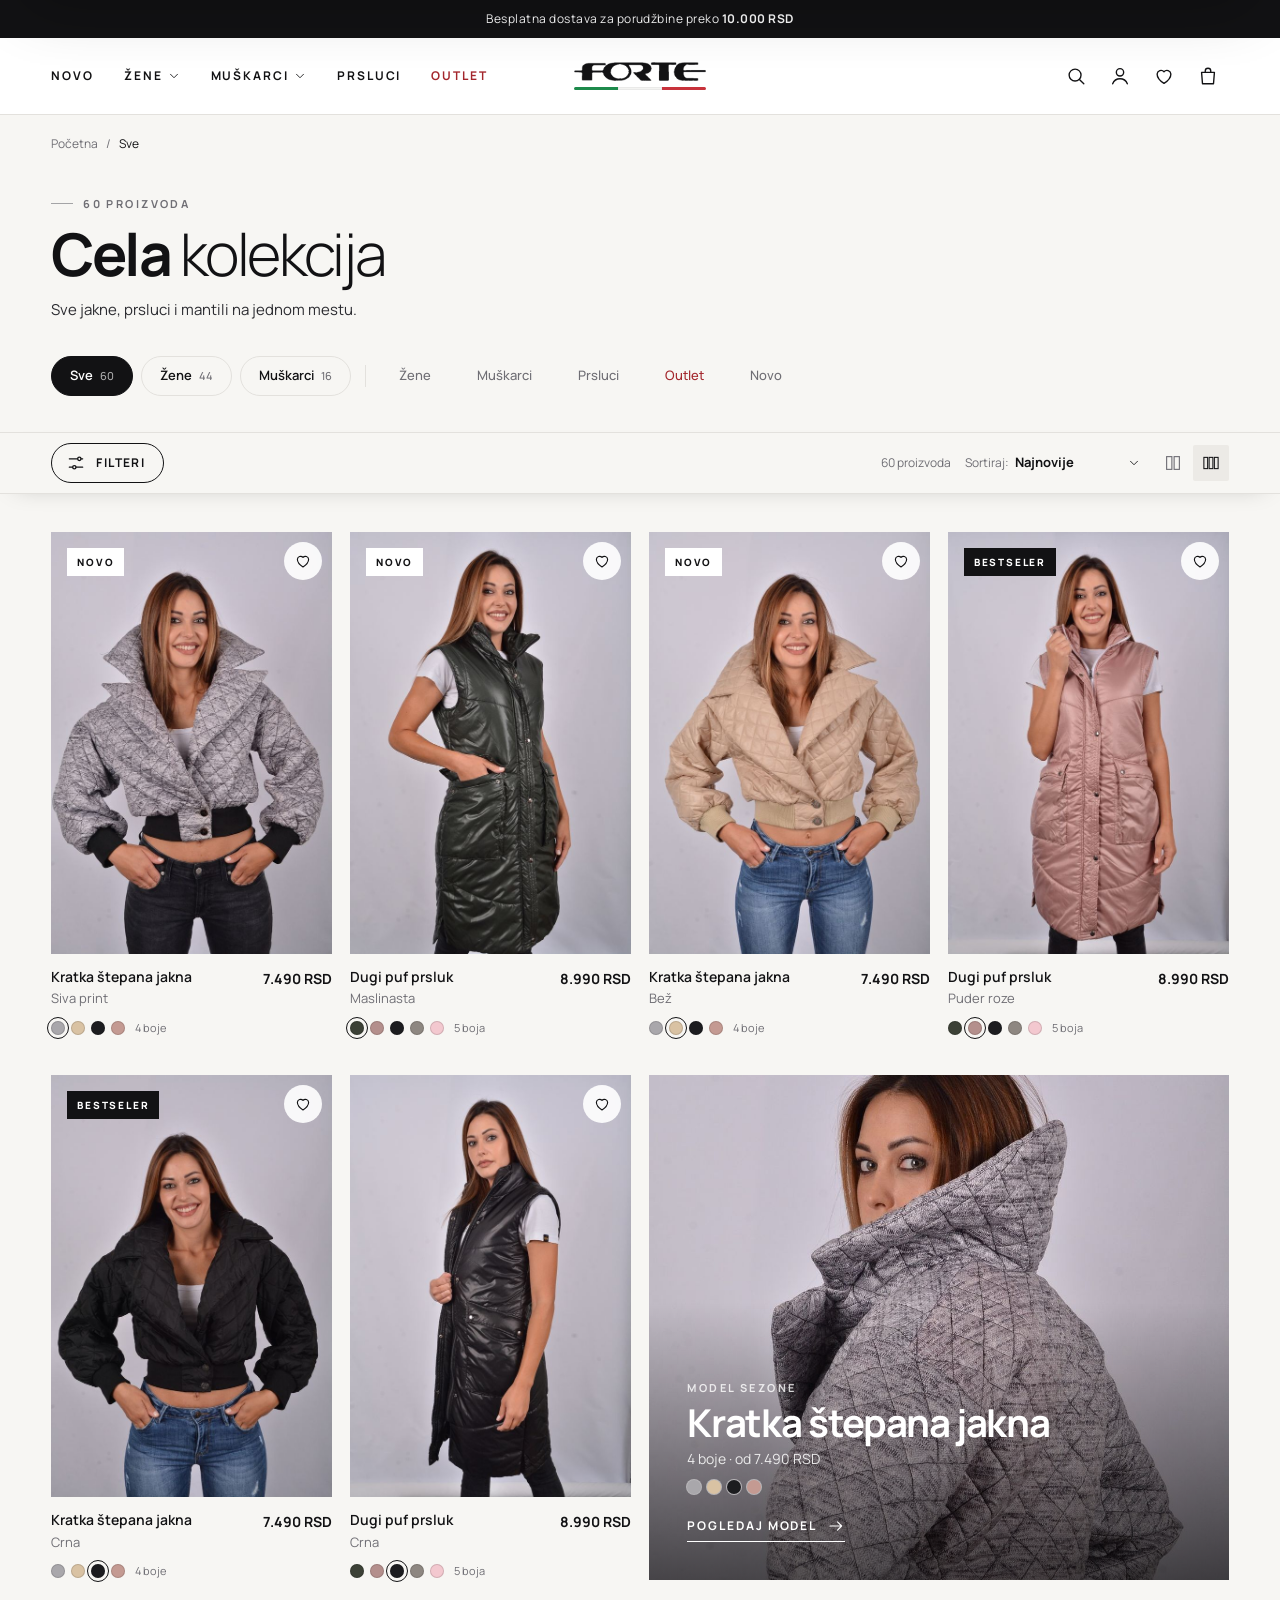
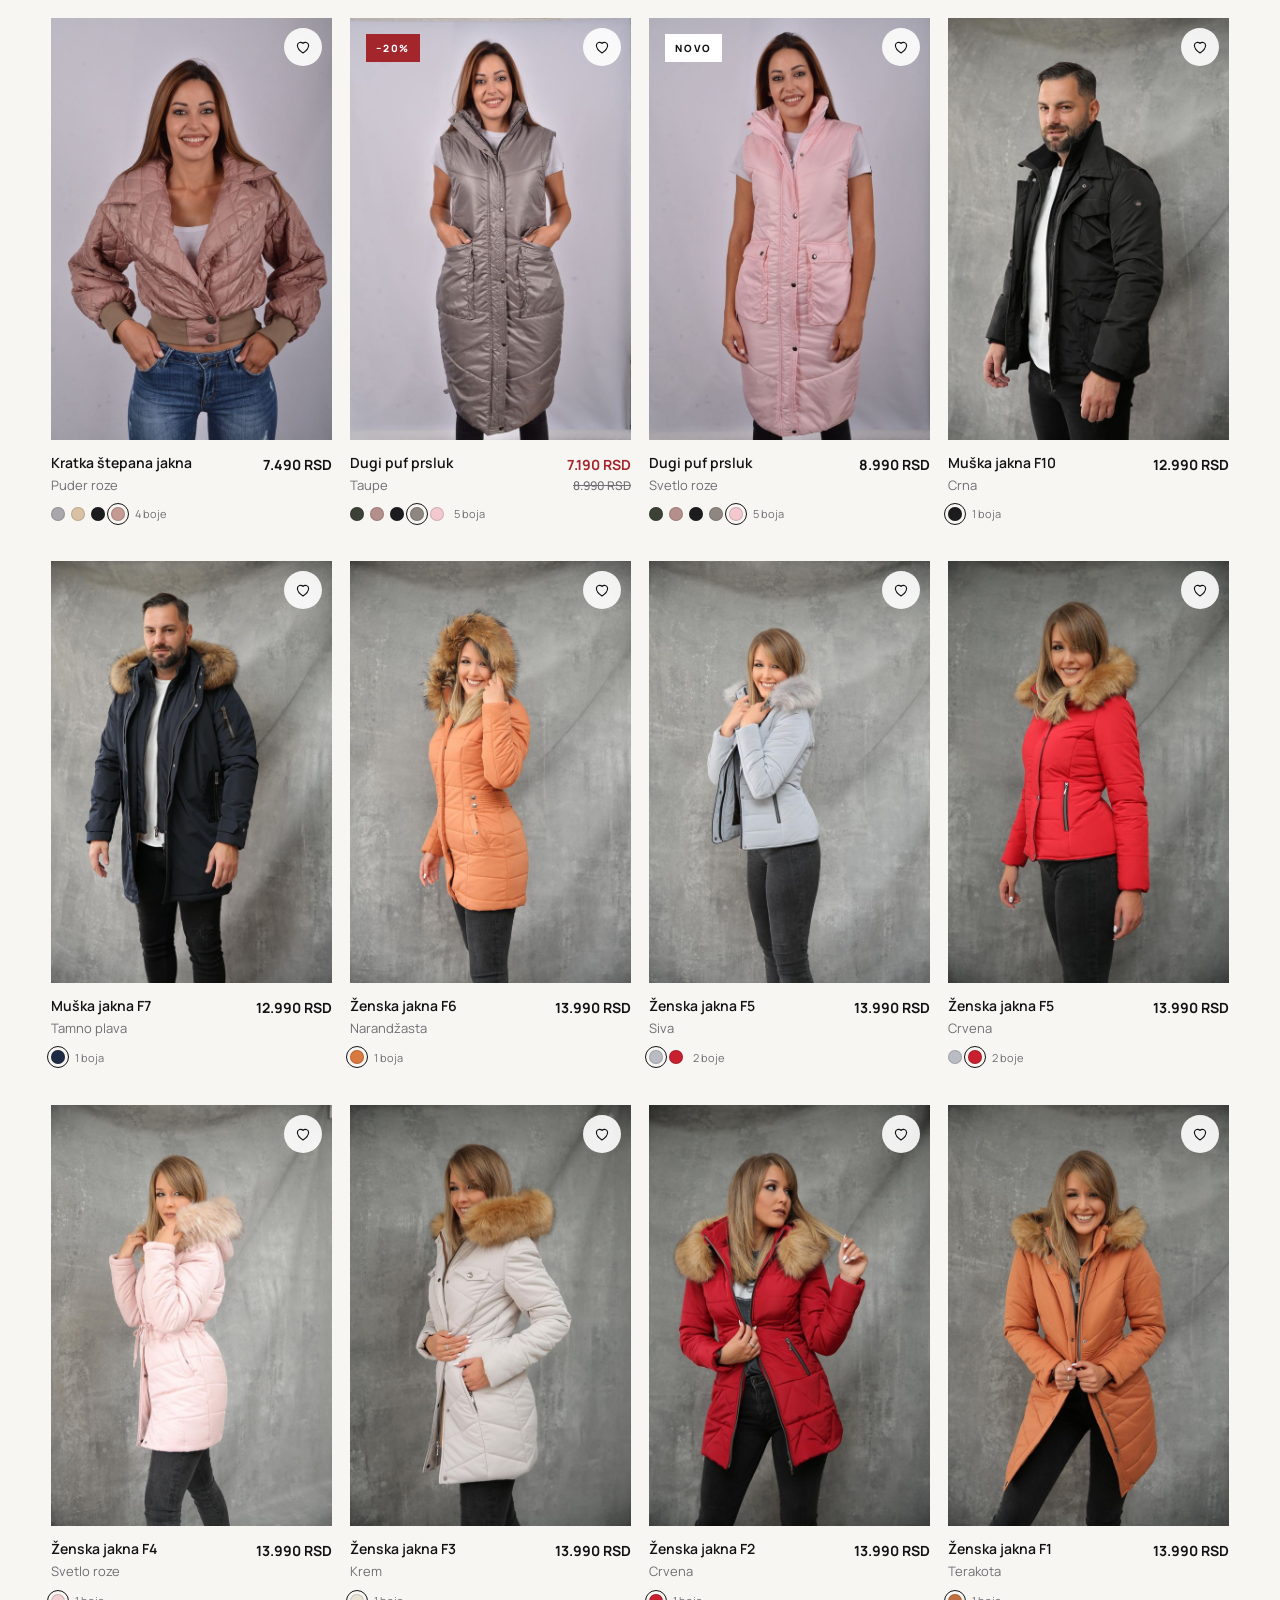
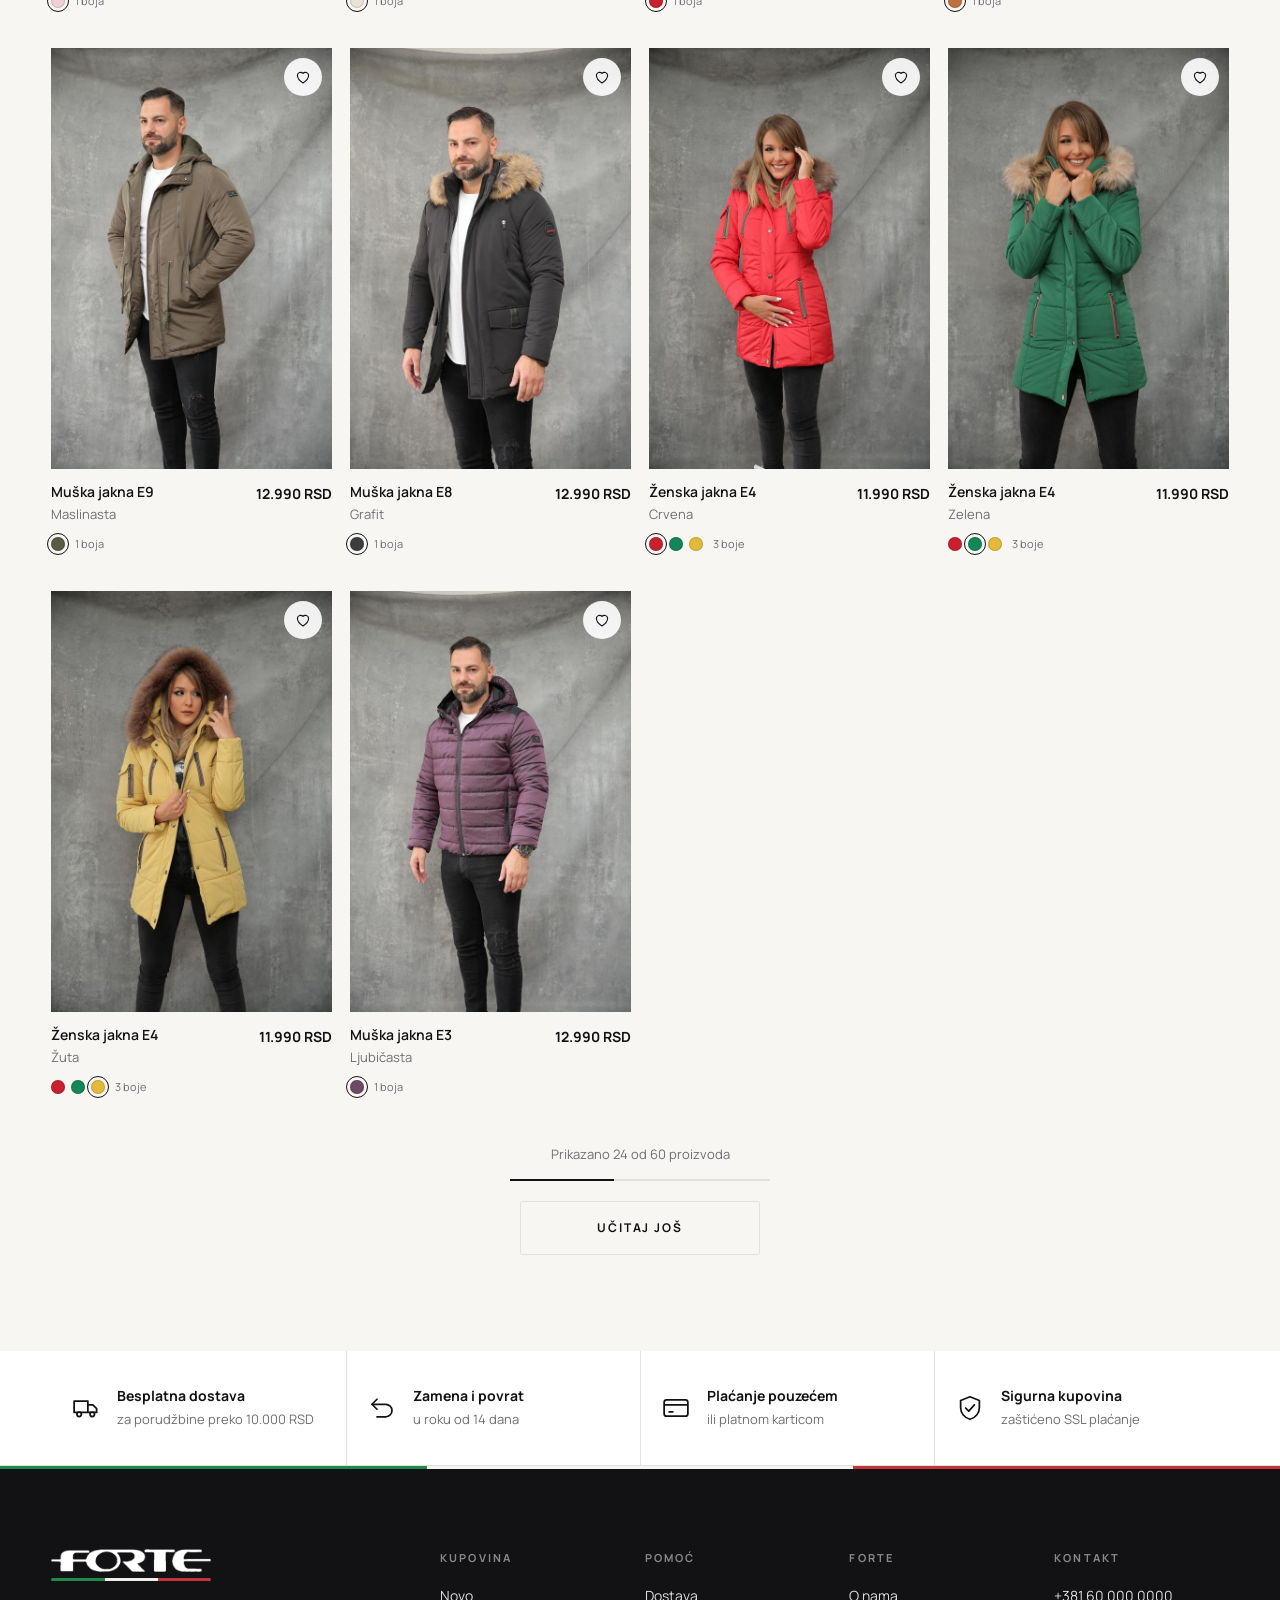
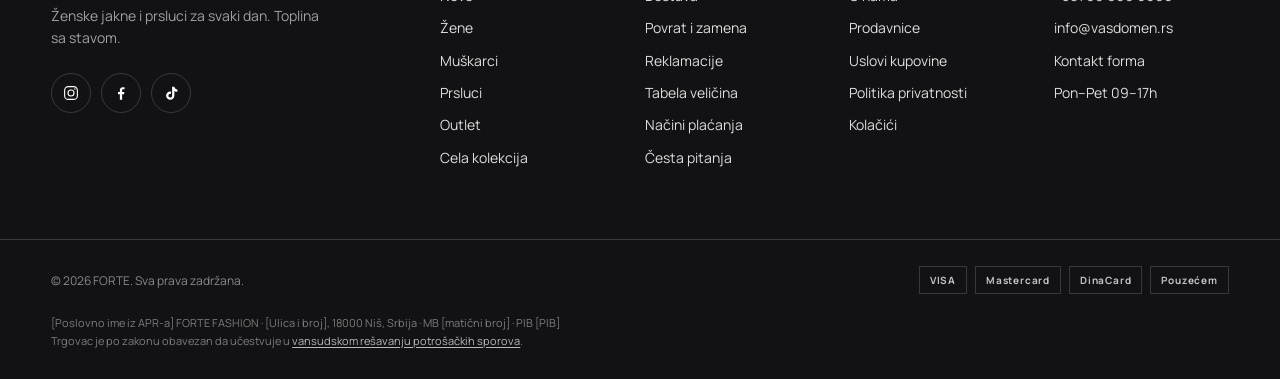
<file: kategorija.html>
<!doctype html>
<html lang="sr-Latn">
<head>
  <meta charset="utf-8">
  <meta name="viewport" content="width=device-width, initial-scale=1">
  <title>Kategorija | FORTE</title>
  <meta name="description" content="FORTE — ženske jakne i prsluci. Nova kolekcija Jesen/Zima 2026. Besplatna dostava, zamena i povrat u roku od 14 dana.">
  <meta name="theme-color" content="#121214">
  <meta name="robots" content="noindex, nofollow">
  <link rel="icon" type="image/png" href="assets/img/brand/favicon.png">
  <link rel="apple-touch-icon" href="assets/img/brand/apple-touch-icon.png">
  <link rel="preconnect" href="https://fonts.googleapis.com">
  <link rel="preconnect" href="https://fonts.gstatic.com" crossorigin>
  <link href="https://fonts.googleapis.com/css2?family=Manrope:wght@300;400;500;600;700;800&display=swap" rel="stylesheet">
  <link rel="stylesheet" href="assets/css/style.css">
  <link rel="stylesheet" href="assets/css/pages.css">
</head>
<body class="page-cat">

<!-- ====== IKONICE (SVG sprite) ====== -->
<svg width="0" height="0" style="position:absolute" aria-hidden="true">
  <symbol id="i-search" viewBox="0 0 24 24"><circle cx="11" cy="11" r="6.5" fill="none" stroke="currentColor" stroke-width="1.5"/><path d="M16 16l4.5 4.5" stroke="currentColor" stroke-width="1.5" stroke-linecap="round"/></symbol>
  <symbol id="i-user" viewBox="0 0 24 24"><circle cx="12" cy="8" r="4" fill="none" stroke="currentColor" stroke-width="1.5"/><path d="M4 20.5c1.4-3.6 4.4-5.5 8-5.5s6.6 1.9 8 5.5" fill="none" stroke="currentColor" stroke-width="1.5" stroke-linecap="round"/></symbol>
  <symbol id="i-heart" viewBox="0 0 24 24"><path d="M12 20s-7.5-4.6-7.5-10.2A4.3 4.3 0 0 1 12 7.3a4.3 4.3 0 0 1 7.5 2.5C19.5 15.4 12 20 12 20z" fill="none" stroke="currentColor" stroke-width="1.5" stroke-linejoin="round"/></symbol>
  <symbol id="i-bag" viewBox="0 0 24 24"><path d="M5 8h14l-1 12.5H6L5 8z" fill="none" stroke="currentColor" stroke-width="1.5" stroke-linejoin="round"/><path d="M9 8V6.5a3 3 0 0 1 6 0V8" fill="none" stroke="currentColor" stroke-width="1.5"/></symbol>
  <symbol id="i-menu" viewBox="0 0 24 24"><path d="M3.5 7h17M3.5 12h17M3.5 17h11" stroke="currentColor" stroke-width="1.5" stroke-linecap="round"/></symbol>
  <symbol id="i-close" viewBox="0 0 24 24"><path d="M6 6l12 12M18 6L6 18" stroke="currentColor" stroke-width="1.5" stroke-linecap="round"/></symbol>
  <symbol id="i-arrow" viewBox="0 0 24 24"><path d="M4 12h15M14 6.5l5.5 5.5-5.5 5.5" fill="none" stroke="currentColor" stroke-width="1.5" stroke-linecap="round" stroke-linejoin="round"/></symbol>
  <symbol id="i-chev" viewBox="0 0 24 24"><path d="M6 9l6 6 6-6" fill="none" stroke="currentColor" stroke-width="1.5" stroke-linecap="round" stroke-linejoin="round"/></symbol>
  <symbol id="i-plus" viewBox="0 0 24 24"><path d="M12 5v14M5 12h14" stroke="currentColor" stroke-width="1.5" stroke-linecap="round"/></symbol>
  <symbol id="i-minus" viewBox="0 0 24 24"><path d="M5 12h14" stroke="currentColor" stroke-width="1.5" stroke-linecap="round"/></symbol>
  <symbol id="i-truck" viewBox="0 0 24 24"><path d="M2.5 6.5h11v9h-11zM13.5 9.5h4l3 3v3h-7" fill="none" stroke="currentColor" stroke-width="1.4" stroke-linejoin="round"/><circle cx="6.5" cy="17" r="1.8" fill="var(--bg)" stroke="currentColor" stroke-width="1.4"/><circle cx="17" cy="17" r="1.8" fill="var(--bg)" stroke="currentColor" stroke-width="1.4"/></symbol>
  <symbol id="i-return" viewBox="0 0 24 24"><path d="M4 9h11a5 5 0 0 1 0 10H8" fill="none" stroke="currentColor" stroke-width="1.4" stroke-linecap="round"/><path d="M8 5L4 9l4 4" fill="none" stroke="currentColor" stroke-width="1.4" stroke-linecap="round" stroke-linejoin="round"/></symbol>
  <symbol id="i-card" viewBox="0 0 24 24"><rect x="2.5" y="5.5" width="19" height="13" rx="2" fill="none" stroke="currentColor" stroke-width="1.4"/><path d="M2.5 9.5h19M6 15h4" stroke="currentColor" stroke-width="1.4"/></symbol>
  <symbol id="i-shield" viewBox="0 0 24 24"><path d="M12 3l7.5 3v5.5c0 4.6-3.2 8.2-7.5 9.5-4.3-1.3-7.5-4.9-7.5-9.5V6L12 3z" fill="none" stroke="currentColor" stroke-width="1.4" stroke-linejoin="round"/><path d="M8.5 12l2.5 2.5 4.5-5" fill="none" stroke="currentColor" stroke-width="1.4" stroke-linecap="round" stroke-linejoin="round"/></symbol>
  <symbol id="i-play" viewBox="0 0 24 24"><path d="M8 5.5v13l10.5-6.5L8 5.5z" fill="currentColor"/></symbol>
  <symbol id="i-pause" viewBox="0 0 24 24"><path d="M7.5 5.5h3v13h-3zM13.5 5.5h3v13h-3z" fill="currentColor"/></symbol>
  <symbol id="i-ig" viewBox="0 0 24 24"><rect x="3.5" y="3.5" width="17" height="17" rx="5" fill="none" stroke="currentColor" stroke-width="1.5"/><circle cx="12" cy="12" r="4" fill="none" stroke="currentColor" stroke-width="1.5"/><circle cx="17.2" cy="6.8" r="1" fill="currentColor"/></symbol>
  <symbol id="i-fb" viewBox="0 0 24 24"><path d="M13.5 21v-7.5h2.6l.4-3h-3V8.6c0-.9.3-1.5 1.6-1.5h1.6V4.4c-.3 0-1.2-.1-2.3-.1-2.3 0-3.9 1.4-3.9 4v2.2H8v3h2.5V21h3z" fill="currentColor"/></symbol>
  <symbol id="i-tt" viewBox="0 0 24 24"><path d="M16.5 3.5c.4 2.2 1.8 3.6 4 3.9v3c-1.5 0-2.8-.4-4-1.2v6.3a5.5 5.5 0 1 1-5.5-5.5c.3 0 .6 0 .9.1v3.1a2.5 2.5 0 1 0 1.6 2.3V3.5h3z" fill="currentColor"/></symbol>
  <symbol id="i-ruler" viewBox="0 0 24 24"><path d="M3 15.5L15.5 3 21 8.5 8.5 21 3 15.5z" fill="none" stroke="currentColor" stroke-width="1.4" stroke-linejoin="round"/><path d="M7 11.5l2 2M10 8.5l1.5 1.5M13 5.5l2 2" stroke="currentColor" stroke-width="1.4" stroke-linecap="round"/></symbol>
  <symbol id="i-filter" viewBox="0 0 24 24"><path d="M4 7h10M18 7h2M4 17h4M12 17h8" stroke="currentColor" stroke-width="1.5" stroke-linecap="round"/><circle cx="16" cy="7" r="2" fill="none" stroke="currentColor" stroke-width="1.5"/><circle cx="10" cy="17" r="2" fill="none" stroke="currentColor" stroke-width="1.5"/></symbol>
  <symbol id="i-grid1" viewBox="0 0 24 24"><rect x="6" y="3.5" width="12" height="17" fill="none" stroke="currentColor" stroke-width="1.5"/></symbol>
  <symbol id="i-grid2" viewBox="0 0 24 24"><rect x="3.5" y="3.5" width="7" height="17" fill="none" stroke="currentColor" stroke-width="1.5"/><rect x="13.5" y="3.5" width="7" height="17" fill="none" stroke="currentColor" stroke-width="1.5"/></symbol>
  <symbol id="i-grid3" viewBox="0 0 24 24"><rect x="2.5" y="4.5" width="5" height="15" fill="none" stroke="currentColor" stroke-width="1.4"/><rect x="9.5" y="4.5" width="5" height="15" fill="none" stroke="currentColor" stroke-width="1.4"/><rect x="16.5" y="4.5" width="5" height="15" fill="none" stroke="currentColor" stroke-width="1.4"/></symbol>
  <symbol id="i-check" viewBox="0 0 24 24"><path d="M5 12.5l4.5 4.5L19 7.5" fill="none" stroke="currentColor" stroke-width="1.8" stroke-linecap="round" stroke-linejoin="round"/></symbol>
  <symbol id="i-lock" viewBox="0 0 24 24"><rect x="5" y="10.5" width="14" height="10" rx="1.5" fill="none" stroke="currentColor" stroke-width="1.5"/><path d="M8 10.5V8a4 4 0 018 0v2.5" fill="none" stroke="currentColor" stroke-width="1.5"/></symbol>
</svg>

<!-- ====== TOP BAR ====== -->
<div class="topbar" role="region" aria-label="Obaveštenja">
  <div class="topbar__track" data-ticker>
    <p class="is-active">Besplatna dostava za porudžbine preko <strong>10.000 RSD</strong></p>
    <p>Zamena i povrat u roku od <strong>14 dana</strong></p>
    <p>Nova kolekcija <strong>Jesen / Zima 2026</strong> je stigla</p>
  </div>
</div>

<!-- ====== HEADER ====== -->
<header class="site-header" data-header>
  <div class="site-header__inner container">
    <button class="icon-btn only-mobile" aria-label="Otvori meni" data-open="menu"><svg><use href="#i-menu"/></svg></button>

    <nav class="main-nav only-desktop" aria-label="Glavna navigacija">
      <ul>
        <li><a href="kategorija.html?kat=novo">Novo</a></li>
        <li class="has-mega">
          <a href="kategorija.html?kat=zene" aria-haspopup="true">Žene <svg class="chev"><use href="#i-chev"/></svg></a>
          <div class="mega" data-mega="zene"></div>
        </li>
        <li class="has-mega">
          <a href="kategorija.html?kat=muskarci" aria-haspopup="true">Muškarci <svg class="chev"><use href="#i-chev"/></svg></a>
          <div class="mega" data-mega="muskarci"></div>
        </li>
        <li><a href="kategorija.html?kat=prsluci">Prsluci</a></li>
        <li><a href="kategorija.html?kat=outlet" class="is-sale">Outlet</a></li>
      </ul>
    </nav>

    <a href="index.html" class="logo" aria-label="FORTE — početna">
      <span class="logo__mark" aria-hidden="true"></span>
      <span class="logo__flag" aria-hidden="true"><i></i><i></i><i></i></span>
    </a>

    <div class="header-actions">
      <button class="icon-btn" aria-label="Pretraga" data-open="search"><svg><use href="#i-search"/></svg></button>
      <a class="icon-btn only-desktop" href="#" aria-label="Moj nalog"><svg><use href="#i-user"/></svg></a>
      <a class="icon-btn only-desktop" href="kategorija.html?lista=omiljeno" aria-label="Lista želja"><svg><use href="#i-heart"/></svg><span class="badge" data-wish-count hidden>0</span></a>
      <button class="icon-btn" aria-label="Korpa" data-open="cart"><svg><use href="#i-bag"/></svg><span class="badge" data-cart-count hidden>0</span></button>
    </div>
  </div>
</header>

<!-- GENERISANO: tools/build-pages.py — ne menjati ručno okvir stranice -->
<main>
  <!-- ====== ZAGLAVLJE KATEGORIJE ====== -->
  <section class="plp-hero" data-plp-hero>
    <div class="container">
      <nav class="crumbs" aria-label="Putanja" data-crumbs></nav>
      <div class="plp-hero__row">
        <div>
          <p class="eyebrow" data-plp-eyebrow></p>
          <h1 class="plp-title" data-plp-title></h1>
          <p class="plp-lead" data-plp-lead></p>
        </div>
        <form class="plp-search" action="kategorija.html" role="search" data-plp-search hidden>
          <svg><use href="#i-search"/></svg>
          <input type="search" name="q" aria-label="Pretraga" placeholder="Pretraži ponovo…" autocomplete="off">
        </form>
      </div>
      <nav class="plp-sub" aria-label="Podkategorije" data-plp-sub></nav>
    </div>
  </section>

  <!-- ====== TRAKA: filteri / sortiranje / prikaz ====== -->
  <div class="plp-bar" data-plp-bar>
    <div class="container plp-bar__inner">
      <button class="plp-bar__filter" data-open="filters">
        <svg><use href="#i-filter"/></svg><span>Filteri</span><b data-filter-count hidden></b>
      </button>
      <div class="plp-active" data-plp-active></div>
      <span class="plp-bar__count" data-plp-count></span>
      <label class="plp-sort">
        <span class="only-desktop">Sortiraj:</span>
        <select data-plp-sort aria-label="Sortiraj">
          <option value="novo">Najnovije</option>
          <option value="cena-rastuce">Cena: od najniže</option>
          <option value="cena-opadajuce">Cena: od najviše</option>
          <option value="popust">Najveći popust</option>
          <option value="naziv">Naziv A–Š</option>
        </select>
        <svg><use href="#i-chev"/></svg>
      </label>
      <div class="plp-view" role="group" aria-label="Prikaz" data-plp-view></div>
    </div>
  </div>

  <!-- ====== MREŽA PROIZVODA ====== -->
  <div class="container">
    <div class="plp-grid" data-plp-grid aria-live="polite"></div>

    <div class="plp-more" data-plp-more hidden>
      <p data-plp-progress-text></p>
      <div class="plp-more__bar"><span data-plp-progress></span></div>
      <button class="btn btn--ghost" data-plp-load>Učitaj još</button>
    </div>
  </div>

  <!-- ====== OPIS KATEGORIJE (SEO) ====== -->
  <section class="plp-about" data-plp-about hidden>
    <div class="container plp-about__inner">
      <h2 data-plp-about-title></h2>
      <div data-plp-about-text></div>
    </div>
  </section>

  <!-- ====== PREDNOSTI ====== -->
  <section class="perks" aria-label="Prednosti kupovine">
    <div class="container perks__grid">
      <div class="perk"><svg><use href="#i-truck"/></svg><div><strong>Besplatna dostava</strong><span>za porudžbine preko 10.000 RSD</span></div></div>
      <div class="perk"><svg><use href="#i-return"/></svg><div><strong>Zamena i povrat</strong><span>u roku od 14 dana</span></div></div>
      <div class="perk"><svg><use href="#i-card"/></svg><div><strong>Plaćanje pouzećem</strong><span>ili platnom karticom</span></div></div>
      <div class="perk"><svg><use href="#i-shield"/></svg><div><strong>Sigurna kupovina</strong><span>zaštićeno SSL plaćanje</span></div></div>
    </div>
  </section>
</main>

<!-- ====== FILTERI (panel) ====== -->
<aside class="drawer drawer--left filters" id="filters" aria-label="Filteri" aria-hidden="true">
  <div class="drawer__head">
    <h3>Filteri</h3>
    <button class="icon-btn" aria-label="Zatvori" data-close><svg><use href="#i-close"/></svg></button>
  </div>
  <div class="filters__body" data-filters></div>
  <div class="filters__foot">
    <button class="btn btn--ghost" data-filters-clear>Obriši sve</button>
    <button class="btn btn--dark" data-close data-filters-apply>Prikaži</button>
  </div>
</aside>


<!-- ====== FOOTER ====== -->
<footer class="footer">
  <div class="footer__flag" aria-hidden="true"><i></i><i></i><i></i></div>
  <div class="container footer__top">
    <div class="footer__brand">
      <a href="index.html" class="logo logo--light" aria-label="FORTE — početna"><span class="logo__mark" aria-hidden="true"></span><span class="logo__flag" aria-hidden="true"><i></i><i></i><i></i></span></a>
      <p>Ženske jakne i prsluci za svaki dan. Toplina sa stavom.</p>
      <div class="footer__social">
        <a href="#" aria-label="Instagram"><svg><use href="#i-ig"/></svg></a>
        <a href="#" aria-label="Facebook"><svg><use href="#i-fb"/></svg></a>
        <a href="#" aria-label="TikTok"><svg><use href="#i-tt"/></svg></a>
      </div>
    </div>
    <div class="footer__cols">
      <details class="footer__col" open>
        <summary>Kupovina <svg><use href="#i-chev"/></svg></summary>
        <ul><li><a href="kategorija.html?kat=novo">Novo</a></li><li><a href="kategorija.html?kat=zene">Žene</a></li><li><a href="kategorija.html?kat=muskarci">Muškarci</a></li><li><a href="kategorija.html?kat=prsluci">Prsluci</a></li><li><a href="kategorija.html?kat=outlet">Outlet</a></li><li><a href="kategorija.html?kat=sve">Cela kolekcija</a></li></ul>
      </details>
      <details class="footer__col" open>
        <summary>Pomoć <svg><use href="#i-chev"/></svg></summary>
        <ul><li><a href="info.html?strana=dostava">Dostava</a></li><li><a href="info.html?strana=povrat">Povrat i zamena</a></li><li><a href="info.html?strana=reklamacije">Reklamacije</a></li><li><a href="info.html?strana=velicine">Tabela veličina</a></li><li><a href="info.html?strana=placanje">Načini plaćanja</a></li><li><a href="info.html?strana=pitanja">Česta pitanja</a></li></ul>
      </details>
      <details class="footer__col" open>
        <summary>Forte <svg><use href="#i-chev"/></svg></summary>
        <ul><li><a href="info.html?strana=o-nama">O nama</a></li><li><a href="info.html?strana=prodavnice">Prodavnice</a></li><li><a href="info.html?strana=uslovi">Uslovi kupovine</a></li><li><a href="info.html?strana=privatnost">Politika privatnosti</a></li><li><a href="info.html?strana=kolacici">Kolačići</a></li></ul>
      </details>
      <details class="footer__col" open>
        <summary>Kontakt <svg><use href="#i-chev"/></svg></summary>
        <ul><li><a href="tel:+381600000000">+381 60 000 0000</a></li><li><a href="mailto:info@vasdomen.rs">info@vasdomen.rs</a></li><li><a href="info.html?strana=kontakt">Kontakt forma</a></li><li><span>Pon–Pet 09–17h</span></li></ul>
      </details>
    </div>
  </div>
  <div class="container footer__bottom">
    <p>© 2026 FORTE. Sva prava zadržana.</p>
    <p class="footer__legal" data-seller-line></p>
    <div class="pay">
      <span>VISA</span><span>Mastercard</span><span>DinaCard</span><span>Pouzećem</span>
    </div>
  </div>
</footer>

<!-- ====== OVERLAY + DRAWERS ====== -->
<div class="scrim" data-scrim></div>

<!-- Mobilni meni -->
<aside class="drawer drawer--left" id="menu" aria-label="Meni" aria-hidden="true">
  <div class="drawer__head">
    <a href="index.html" class="logo" aria-label="FORTE — početna"><span class="logo__mark" aria-hidden="true"></span><span class="logo__flag" aria-hidden="true"><i></i><i></i><i></i></span></a>
    <button class="icon-btn" aria-label="Zatvori" data-close><svg><use href="#i-close"/></svg></button>
  </div>
  <nav class="m-nav" data-m-nav aria-label="Meni"></nav>
  <a href="index.html#model-sezone" class="m-feature" data-close>
    <img src="assets/img/jgrey-3-sm.jpg" alt="">
    <span><small>Model sezone</small>Kratka štepana jakna</span>
  </a>
  <div class="m-links">
    <a href="#"><svg><use href="#i-user"/></svg>Moj nalog</a>
    <a href="kategorija.html?lista=omiljeno"><svg><use href="#i-heart"/></svg>Lista želja</a>
    <a href="info.html?strana=dostava"><svg><use href="#i-truck"/></svg>Dostava i praćenje</a>
  </div>
</aside>

<!-- Korpa -->
<aside class="drawer drawer--right" id="cart" aria-label="Korpa" aria-hidden="true">
  <div class="drawer__head">
    <h3>Korpa <span data-cart-count-text>(0)</span></h3>
    <button class="icon-btn" aria-label="Zatvori" data-close><svg><use href="#i-close"/></svg></button>
  </div>
  <div class="ship-meter">
    <p data-ship-text>Dodaj još <strong>10.000 RSD</strong> za besplatnu dostavu</p>
    <div class="ship-meter__bar"><span data-ship-bar></span></div>
  </div>
  <div class="cart-items" data-cart-items></div>
  <div class="cart-foot" data-cart-foot>
    <div class="cart-foot__row"><span>Međuzbir</span><strong data-cart-subtotal>0 RSD</strong></div>
    <p class="cart-foot__note">Dostava i popusti se obračunavaju na sledećem koraku.</p>
    <a href="porucivanje.html" class="btn btn--dark btn--block">Završi kupovinu</a>
    <button class="btn btn--ghost btn--block" data-close>Nastavi kupovinu</button>
  </div>
</aside>

<!-- Pretraga -->
<div class="search" id="search" aria-hidden="true" role="dialog" aria-label="Pretraga">
  <div class="container">
    <form class="search__bar" action="kategorija.html" role="search" data-search-form>
      <svg><use href="#i-search"/></svg>
      <input type="search" placeholder="Šta tražiš? npr. dugi prsluk, crna jakna…" aria-label="Pretraga" name="q" autocomplete="off" data-search-input>
      <button class="icon-btn" aria-label="Zatvori pretragu" data-close><svg><use href="#i-close"/></svg></button>
    </form>
    <div class="search__body">
      <div>
        <h4>Popularne pretrage</h4>
        <div class="chips">
          <a href="kategorija.html?q=Dugi+prsluk">Dugi prsluk</a><a href="kategorija.html?q=Crna+jakna">Crna jakna</a><a href="kategorija.html?q=Roze+prsluk">Roze prsluk</a><a href="kategorija.html?q=Muška+jakna">Muška jakna</a><a href="kategorija.html?kat=outlet">Outlet</a>
        </div>
      </div>
      <div>
        <h4 class="search__head"><span>Predlozi</span><a href="kategorija.html?kat=novo" data-search-all>Prikaži sve</a></h4>
        <div class="search__products" data-search-products></div>
      </div>
    </div>
  </div>
</div>

<div class="toast" role="status" aria-live="polite" data-toast></div>

<script src="assets/js/products.js"></script>
<script src="assets/js/main.js"></script>
<script src="assets/js/category.js"></script>
</body>
</html>
</file>
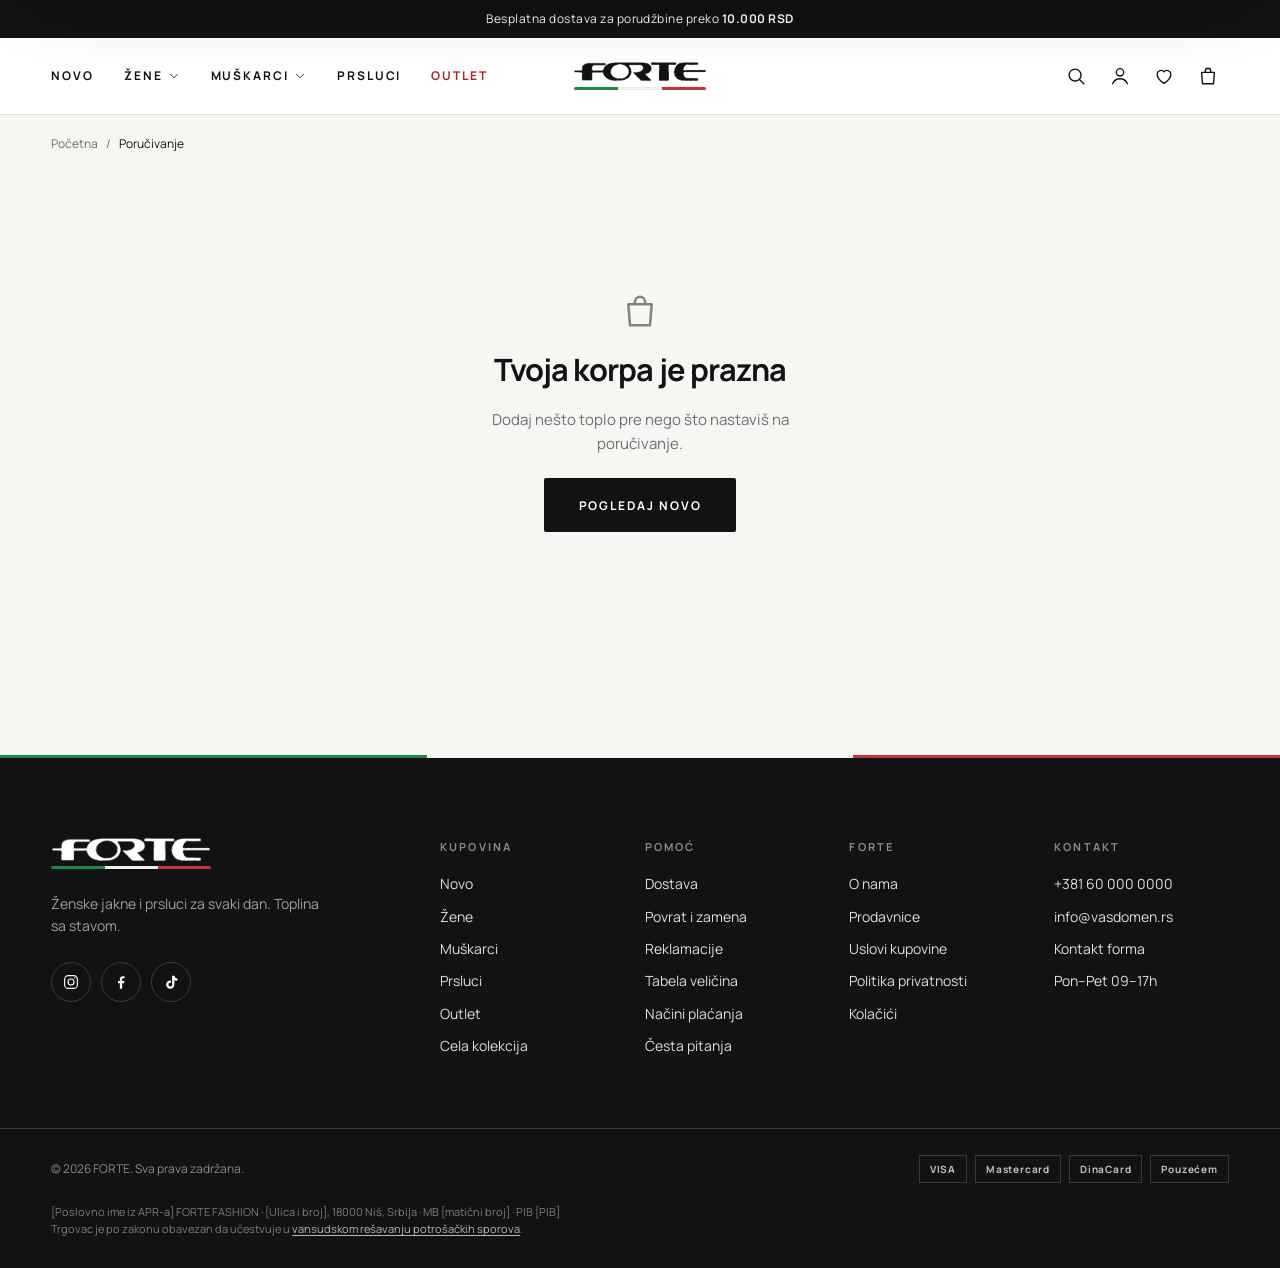
<file: porucivanje.html>
<!doctype html>
<html lang="sr-Latn">
<head>
  <meta charset="utf-8">
  <meta name="viewport" content="width=device-width, initial-scale=1">
  <title>Poručivanje | FORTE</title>
  <meta name="description" content="FORTE — ženske jakne i prsluci. Nova kolekcija Jesen/Zima 2026. Besplatna dostava, zamena i povrat u roku od 14 dana.">
  <meta name="theme-color" content="#121214">
  <meta name="robots" content="noindex, nofollow">
  <link rel="icon" type="image/png" href="assets/img/brand/favicon.png">
  <link rel="apple-touch-icon" href="assets/img/brand/apple-touch-icon.png">
  <link rel="preconnect" href="https://fonts.googleapis.com">
  <link rel="preconnect" href="https://fonts.gstatic.com" crossorigin>
  <link href="https://fonts.googleapis.com/css2?family=Manrope:wght@300;400;500;600;700;800&display=swap" rel="stylesheet">
  <link rel="stylesheet" href="assets/css/style.css">
  <link rel="stylesheet" href="assets/css/pages.css">
</head>
<body class="page-checkout">

<!-- ====== IKONICE (SVG sprite) ====== -->
<svg width="0" height="0" style="position:absolute" aria-hidden="true">
  <symbol id="i-search" viewBox="0 0 24 24"><circle cx="11" cy="11" r="6.5" fill="none" stroke="currentColor" stroke-width="1.5"/><path d="M16 16l4.5 4.5" stroke="currentColor" stroke-width="1.5" stroke-linecap="round"/></symbol>
  <symbol id="i-user" viewBox="0 0 24 24"><circle cx="12" cy="8" r="4" fill="none" stroke="currentColor" stroke-width="1.5"/><path d="M4 20.5c1.4-3.6 4.4-5.5 8-5.5s6.6 1.9 8 5.5" fill="none" stroke="currentColor" stroke-width="1.5" stroke-linecap="round"/></symbol>
  <symbol id="i-heart" viewBox="0 0 24 24"><path d="M12 20s-7.5-4.6-7.5-10.2A4.3 4.3 0 0 1 12 7.3a4.3 4.3 0 0 1 7.5 2.5C19.5 15.4 12 20 12 20z" fill="none" stroke="currentColor" stroke-width="1.5" stroke-linejoin="round"/></symbol>
  <symbol id="i-bag" viewBox="0 0 24 24"><path d="M5 8h14l-1 12.5H6L5 8z" fill="none" stroke="currentColor" stroke-width="1.5" stroke-linejoin="round"/><path d="M9 8V6.5a3 3 0 0 1 6 0V8" fill="none" stroke="currentColor" stroke-width="1.5"/></symbol>
  <symbol id="i-menu" viewBox="0 0 24 24"><path d="M3.5 7h17M3.5 12h17M3.5 17h11" stroke="currentColor" stroke-width="1.5" stroke-linecap="round"/></symbol>
  <symbol id="i-close" viewBox="0 0 24 24"><path d="M6 6l12 12M18 6L6 18" stroke="currentColor" stroke-width="1.5" stroke-linecap="round"/></symbol>
  <symbol id="i-arrow" viewBox="0 0 24 24"><path d="M4 12h15M14 6.5l5.5 5.5-5.5 5.5" fill="none" stroke="currentColor" stroke-width="1.5" stroke-linecap="round" stroke-linejoin="round"/></symbol>
  <symbol id="i-chev" viewBox="0 0 24 24"><path d="M6 9l6 6 6-6" fill="none" stroke="currentColor" stroke-width="1.5" stroke-linecap="round" stroke-linejoin="round"/></symbol>
  <symbol id="i-plus" viewBox="0 0 24 24"><path d="M12 5v14M5 12h14" stroke="currentColor" stroke-width="1.5" stroke-linecap="round"/></symbol>
  <symbol id="i-minus" viewBox="0 0 24 24"><path d="M5 12h14" stroke="currentColor" stroke-width="1.5" stroke-linecap="round"/></symbol>
  <symbol id="i-truck" viewBox="0 0 24 24"><path d="M2.5 6.5h11v9h-11zM13.5 9.5h4l3 3v3h-7" fill="none" stroke="currentColor" stroke-width="1.4" stroke-linejoin="round"/><circle cx="6.5" cy="17" r="1.8" fill="var(--bg)" stroke="currentColor" stroke-width="1.4"/><circle cx="17" cy="17" r="1.8" fill="var(--bg)" stroke="currentColor" stroke-width="1.4"/></symbol>
  <symbol id="i-return" viewBox="0 0 24 24"><path d="M4 9h11a5 5 0 0 1 0 10H8" fill="none" stroke="currentColor" stroke-width="1.4" stroke-linecap="round"/><path d="M8 5L4 9l4 4" fill="none" stroke="currentColor" stroke-width="1.4" stroke-linecap="round" stroke-linejoin="round"/></symbol>
  <symbol id="i-card" viewBox="0 0 24 24"><rect x="2.5" y="5.5" width="19" height="13" rx="2" fill="none" stroke="currentColor" stroke-width="1.4"/><path d="M2.5 9.5h19M6 15h4" stroke="currentColor" stroke-width="1.4"/></symbol>
  <symbol id="i-shield" viewBox="0 0 24 24"><path d="M12 3l7.5 3v5.5c0 4.6-3.2 8.2-7.5 9.5-4.3-1.3-7.5-4.9-7.5-9.5V6L12 3z" fill="none" stroke="currentColor" stroke-width="1.4" stroke-linejoin="round"/><path d="M8.5 12l2.5 2.5 4.5-5" fill="none" stroke="currentColor" stroke-width="1.4" stroke-linecap="round" stroke-linejoin="round"/></symbol>
  <symbol id="i-play" viewBox="0 0 24 24"><path d="M8 5.5v13l10.5-6.5L8 5.5z" fill="currentColor"/></symbol>
  <symbol id="i-pause" viewBox="0 0 24 24"><path d="M7.5 5.5h3v13h-3zM13.5 5.5h3v13h-3z" fill="currentColor"/></symbol>
  <symbol id="i-ig" viewBox="0 0 24 24"><rect x="3.5" y="3.5" width="17" height="17" rx="5" fill="none" stroke="currentColor" stroke-width="1.5"/><circle cx="12" cy="12" r="4" fill="none" stroke="currentColor" stroke-width="1.5"/><circle cx="17.2" cy="6.8" r="1" fill="currentColor"/></symbol>
  <symbol id="i-fb" viewBox="0 0 24 24"><path d="M13.5 21v-7.5h2.6l.4-3h-3V8.6c0-.9.3-1.5 1.6-1.5h1.6V4.4c-.3 0-1.2-.1-2.3-.1-2.3 0-3.9 1.4-3.9 4v2.2H8v3h2.5V21h3z" fill="currentColor"/></symbol>
  <symbol id="i-tt" viewBox="0 0 24 24"><path d="M16.5 3.5c.4 2.2 1.8 3.6 4 3.9v3c-1.5 0-2.8-.4-4-1.2v6.3a5.5 5.5 0 1 1-5.5-5.5c.3 0 .6 0 .9.1v3.1a2.5 2.5 0 1 0 1.6 2.3V3.5h3z" fill="currentColor"/></symbol>
  <symbol id="i-ruler" viewBox="0 0 24 24"><path d="M3 15.5L15.5 3 21 8.5 8.5 21 3 15.5z" fill="none" stroke="currentColor" stroke-width="1.4" stroke-linejoin="round"/><path d="M7 11.5l2 2M10 8.5l1.5 1.5M13 5.5l2 2" stroke="currentColor" stroke-width="1.4" stroke-linecap="round"/></symbol>
  <symbol id="i-filter" viewBox="0 0 24 24"><path d="M4 7h10M18 7h2M4 17h4M12 17h8" stroke="currentColor" stroke-width="1.5" stroke-linecap="round"/><circle cx="16" cy="7" r="2" fill="none" stroke="currentColor" stroke-width="1.5"/><circle cx="10" cy="17" r="2" fill="none" stroke="currentColor" stroke-width="1.5"/></symbol>
  <symbol id="i-grid1" viewBox="0 0 24 24"><rect x="6" y="3.5" width="12" height="17" fill="none" stroke="currentColor" stroke-width="1.5"/></symbol>
  <symbol id="i-grid2" viewBox="0 0 24 24"><rect x="3.5" y="3.5" width="7" height="17" fill="none" stroke="currentColor" stroke-width="1.5"/><rect x="13.5" y="3.5" width="7" height="17" fill="none" stroke="currentColor" stroke-width="1.5"/></symbol>
  <symbol id="i-grid3" viewBox="0 0 24 24"><rect x="2.5" y="4.5" width="5" height="15" fill="none" stroke="currentColor" stroke-width="1.4"/><rect x="9.5" y="4.5" width="5" height="15" fill="none" stroke="currentColor" stroke-width="1.4"/><rect x="16.5" y="4.5" width="5" height="15" fill="none" stroke="currentColor" stroke-width="1.4"/></symbol>
  <symbol id="i-check" viewBox="0 0 24 24"><path d="M5 12.5l4.5 4.5L19 7.5" fill="none" stroke="currentColor" stroke-width="1.8" stroke-linecap="round" stroke-linejoin="round"/></symbol>
  <symbol id="i-lock" viewBox="0 0 24 24"><rect x="5" y="10.5" width="14" height="10" rx="1.5" fill="none" stroke="currentColor" stroke-width="1.5"/><path d="M8 10.5V8a4 4 0 018 0v2.5" fill="none" stroke="currentColor" stroke-width="1.5"/></symbol>
</svg>

<!-- ====== TOP BAR ====== -->
<div class="topbar" role="region" aria-label="Obaveštenja">
  <div class="topbar__track" data-ticker>
    <p class="is-active">Besplatna dostava za porudžbine preko <strong>10.000 RSD</strong></p>
    <p>Zamena i povrat u roku od <strong>14 dana</strong></p>
    <p>Nova kolekcija <strong>Jesen / Zima 2026</strong> je stigla</p>
  </div>
</div>

<!-- ====== HEADER ====== -->
<header class="site-header" data-header>
  <div class="site-header__inner container">
    <button class="icon-btn only-mobile" aria-label="Otvori meni" data-open="menu"><svg><use href="#i-menu"/></svg></button>

    <nav class="main-nav only-desktop" aria-label="Glavna navigacija">
      <ul>
        <li><a href="kategorija.html?kat=novo">Novo</a></li>
        <li class="has-mega">
          <a href="kategorija.html?kat=zene" aria-haspopup="true">Žene <svg class="chev"><use href="#i-chev"/></svg></a>
          <div class="mega" data-mega="zene"></div>
        </li>
        <li class="has-mega">
          <a href="kategorija.html?kat=muskarci" aria-haspopup="true">Muškarci <svg class="chev"><use href="#i-chev"/></svg></a>
          <div class="mega" data-mega="muskarci"></div>
        </li>
        <li><a href="kategorija.html?kat=prsluci">Prsluci</a></li>
        <li><a href="kategorija.html?kat=outlet" class="is-sale">Outlet</a></li>
      </ul>
    </nav>

    <a href="index.html" class="logo" aria-label="FORTE — početna">
      <span class="logo__mark" aria-hidden="true"></span>
      <span class="logo__flag" aria-hidden="true"><i></i><i></i><i></i></span>
    </a>

    <div class="header-actions">
      <button class="icon-btn" aria-label="Pretraga" data-open="search"><svg><use href="#i-search"/></svg></button>
      <a class="icon-btn only-desktop" href="#" aria-label="Moj nalog"><svg><use href="#i-user"/></svg></a>
      <a class="icon-btn only-desktop" href="kategorija.html?lista=omiljeno" aria-label="Lista želja"><svg><use href="#i-heart"/></svg><span class="badge" data-wish-count hidden>0</span></a>
      <button class="icon-btn" aria-label="Korpa" data-open="cart"><svg><use href="#i-bag"/></svg><span class="badge" data-cart-count hidden>0</span></button>
    </div>
  </div>
</header>

<!-- GENERISANO: tools/build-pages.py — ne menjati ručno okvir stranice -->
<main class="co">
  <div class="container">
    <nav class="crumbs" aria-label="Putanja"><a href="index.html">Početna</a><span>/</span><span>Poručivanje</span></nav>

    <div class="co-head" data-co-head>
      <h1 class="plp-title">Poruči<em>vanje</em></h1>
      <ol class="co-steps" aria-label="Koraci">
        <li class="is-done"><span>1</span>Korpa</li>
        <li class="is-active" data-step="2"><span>2</span>Podaci i dostava</li>
        <li data-step="3"><span>3</span>Potvrda</li>
      </ol>
    </div>

    <!-- prazna korpa -->
    <div class="plp-empty" data-co-empty hidden>
      <svg><use href="#i-bag"/></svg>
      <h2>Tvoja korpa je prazna</h2>
      <p>Dodaj nešto toplo pre nego što nastaviš na poručivanje.</p>
      <a href="kategorija.html?kat=novo" class="btn btn--dark">Pogledaj novo</a>
    </div>

    <div class="co-grid" data-co-grid hidden>
      <!-- ====== PREGLED PORUDŽBINE ====== -->
      <aside class="co-sum" aria-label="Pregled porudžbine">
        <details class="co-sum__box" data-co-sum>
          <summary class="co-sum__toggle">
            <span><svg><use href="#i-bag"/></svg><span data-co-toggle-text>Prikaži porudžbinu</span> <svg class="chev"><use href="#i-chev"/></svg></span>
            <strong data-co-total-top></strong>
          </summary>
          <div class="co-sum__body">
            <h2 class="co-sum__title">Tvoja porudžbina <span data-co-count></span></h2>
            <div class="co-lines" data-co-lines></div>

            <form class="co-promo" data-co-promo novalidate>
              <label class="sr-only" for="promo">Kod za popust</label>
              <input id="promo" type="text" placeholder="Kod za popust" autocomplete="off" autocapitalize="characters">
              <button class="btn btn--ghost" type="submit">Primeni</button>
            </form>
            <p class="co-promo__msg" data-co-promo-msg></p>

            <dl class="co-totals">
              <div><dt>Međuzbir</dt><dd data-co-sub></dd></div>
              <div data-co-disc-row hidden><dt>Popust <span data-co-disc-code></span> <button type="button" data-co-promo-rm>Ukloni</button></dt><dd data-co-disc></dd></div>
              <div><dt>Dostava</dt><dd data-co-ship></dd></div>
              <div class="co-totals__sum"><dt>Ukupno <small>sa PDV-om</small></dt><dd data-co-total></dd></div>
            </dl>
            <div class="ship-meter co-meter">
              <p data-co-ship-text></p>
              <div class="ship-meter__bar"><span data-co-ship-bar></span></div>
            </div>
          </div>
        </details>
      </aside>

      <!-- ====== FORMA ====== -->
      <form class="co-form" data-co-form novalidate>
        <p class="co-notice"><svg><use href="#i-truck"/></svg><span>Dostavljamo samo na teritoriji Srbije. Plaćanje pouzećem ili karticom (Visa, Mastercard, DinaCard).</span></p>
        <section class="co-box">
          <h2><span>1</span>Kontakt</h2>
          <div class="fields">
            <div class="field"><label for="co-email">E-mail</label><input id="co-email" name="email" type="email" autocomplete="email" required><small>Na ovu adresu šaljemo potvrdu porudžbine.</small></div>
            <div class="field"><label for="co-tel">Telefon</label><input id="co-tel" name="tel" type="tel" inputmode="tel" autocomplete="tel" placeholder="06x xxx xxxx" required><small>Kurir te zove pre isporuke.</small></div>
          </div>
        </section>

        <section class="co-box">
          <h2><span>2</span>Adresa za dostavu</h2>
          <div class="fields">
            <div class="field field--half"><label for="co-ime">Ime</label><input id="co-ime" name="ime" autocomplete="given-name" required></div>
            <div class="field field--half"><label for="co-prezime">Prezime</label><input id="co-prezime" name="prezime" autocomplete="family-name" required></div>
            <div class="field"><label for="co-adresa">Ulica i broj</label><input id="co-adresa" name="adresa" autocomplete="street-address" required></div>
            <div class="field field--third"><label for="co-ptt">Poštanski broj</label><input id="co-ptt" name="ptt" inputmode="numeric" autocomplete="postal-code" maxlength="5" required></div>
            <div class="field field--twothirds"><label for="co-grad">Grad</label><input id="co-grad" name="grad" autocomplete="address-level2" required></div>
            <div class="field"><label for="co-napomena">Napomena za kurira <em>(opciono)</em></label><textarea id="co-napomena" name="napomena" rows="2" placeholder="npr. sprat, interfon, vreme isporuke"></textarea></div>
          </div>
        </section>

        <section class="co-box">
          <h2><span>3</span>Dostava</h2>
          <label class="radio is-on">
            <input type="radio" name="dostava" value="kurir" checked>
            <span class="radio__dot"></span>
            <span class="radio__txt"><strong>Kurirska služba</strong><small>Isporuka za 1–3 radna dana na teritoriji Srbije</small></span>
            <b data-co-ship-opt></b>
          </label>
        </section>

        <section class="co-box">
          <h2><span>4</span>Plaćanje</h2>
          <div class="radios" data-co-pay>
            <label class="radio is-on">
              <input type="radio" name="placanje" value="pouzecem" checked>
              <span class="radio__dot"></span>
              <span class="radio__txt"><strong>Plaćanje pouzećem</strong><small>Gotovinom kuriru prilikom preuzimanja</small></span>
            </label>
            <label class="radio">
              <input type="radio" name="placanje" value="kartica">
              <span class="radio__dot"></span>
              <span class="radio__txt"><strong>Platnom karticom</strong><small>Visa, Mastercard, DinaCard — preusmeravamo te na sigurnu stranicu banke</small></span>
              <span class="radio__cards"><i>VISA</i><i>MC</i><i>Dina</i></span>
            </label>
          </div>
        </section>

        <div class="co-final">
          <p><span>Ukupno za plaćanje</span><strong data-co-final></strong></p>
          <small>Cena sa PDV-om i dostavom. Od kupovine možeš da odustaneš u roku od 14 dana od prijema, bez navođenja razloga — <a href="info.html?strana=povrat" target="_blank">obrazac i uslovi za odustanak</a>.</small>
        </div>
        <label class="check co-terms"><input type="checkbox" name="uslovi" required><span>Pročitao/la sam i prihvatam <a href="info.html?strana=uslovi" target="_blank">uslove kupovine</a> i obaveštenje o <a href="info.html?strana=povrat" target="_blank">pravu na odustanak</a>.</span></label>
        <p class="opt__error" data-co-terms-err hidden>Potrebno je da prihvatiš uslove kupovine.</p>

        <button class="btn btn--dark btn--block co-submit" type="submit" data-co-submit><svg><use href="#i-lock"/></svg><span>Poruči</span></button>
        <p class="co-secure">Prototip — porudžbina se ne šalje. Na stagingu ovde ide prava naplata.</p>
      </form>
    </div>

    <!-- ====== POTVRDA ====== -->
    <section class="co-done" data-co-done hidden tabindex="-1">
      <span class="co-done__icon"><svg><use href="#i-check"/></svg></span>
      <p class="eyebrow">Porudžbina <span data-done-no></span></p>
      <h2 class="h2">Hvala, <em data-done-name></em></h2>
      <p class="co-done__lead" data-done-lead></p>
      <div class="co-done__box">
        <div class="co-lines co-lines--static" data-done-lines></div>
        <dl class="co-totals" data-done-totals></dl>
        <div class="co-done__meta" data-done-meta></div>
      </div>
      <div class="co-done__cta">
        <a href="kategorija.html?kat=novo" class="btn btn--dark">Nastavi kupovinu</a>
        <a href="index.html" class="btn btn--ghost">Početna</a>
      </div>
    </section>
  </div>
</main>


<!-- ====== FOOTER ====== -->
<footer class="footer">
  <div class="footer__flag" aria-hidden="true"><i></i><i></i><i></i></div>
  <div class="container footer__top">
    <div class="footer__brand">
      <a href="index.html" class="logo logo--light" aria-label="FORTE — početna"><span class="logo__mark" aria-hidden="true"></span><span class="logo__flag" aria-hidden="true"><i></i><i></i><i></i></span></a>
      <p>Ženske jakne i prsluci za svaki dan. Toplina sa stavom.</p>
      <div class="footer__social">
        <a href="#" aria-label="Instagram"><svg><use href="#i-ig"/></svg></a>
        <a href="#" aria-label="Facebook"><svg><use href="#i-fb"/></svg></a>
        <a href="#" aria-label="TikTok"><svg><use href="#i-tt"/></svg></a>
      </div>
    </div>
    <div class="footer__cols">
      <details class="footer__col" open>
        <summary>Kupovina <svg><use href="#i-chev"/></svg></summary>
        <ul><li><a href="kategorija.html?kat=novo">Novo</a></li><li><a href="kategorija.html?kat=zene">Žene</a></li><li><a href="kategorija.html?kat=muskarci">Muškarci</a></li><li><a href="kategorija.html?kat=prsluci">Prsluci</a></li><li><a href="kategorija.html?kat=outlet">Outlet</a></li><li><a href="kategorija.html?kat=sve">Cela kolekcija</a></li></ul>
      </details>
      <details class="footer__col" open>
        <summary>Pomoć <svg><use href="#i-chev"/></svg></summary>
        <ul><li><a href="info.html?strana=dostava">Dostava</a></li><li><a href="info.html?strana=povrat">Povrat i zamena</a></li><li><a href="info.html?strana=reklamacije">Reklamacije</a></li><li><a href="info.html?strana=velicine">Tabela veličina</a></li><li><a href="info.html?strana=placanje">Načini plaćanja</a></li><li><a href="info.html?strana=pitanja">Česta pitanja</a></li></ul>
      </details>
      <details class="footer__col" open>
        <summary>Forte <svg><use href="#i-chev"/></svg></summary>
        <ul><li><a href="info.html?strana=o-nama">O nama</a></li><li><a href="info.html?strana=prodavnice">Prodavnice</a></li><li><a href="info.html?strana=uslovi">Uslovi kupovine</a></li><li><a href="info.html?strana=privatnost">Politika privatnosti</a></li><li><a href="info.html?strana=kolacici">Kolačići</a></li></ul>
      </details>
      <details class="footer__col" open>
        <summary>Kontakt <svg><use href="#i-chev"/></svg></summary>
        <ul><li><a href="tel:+381600000000">+381 60 000 0000</a></li><li><a href="mailto:info@vasdomen.rs">info@vasdomen.rs</a></li><li><a href="info.html?strana=kontakt">Kontakt forma</a></li><li><span>Pon–Pet 09–17h</span></li></ul>
      </details>
    </div>
  </div>
  <div class="container footer__bottom">
    <p>© 2026 FORTE. Sva prava zadržana.</p>
    <p class="footer__legal" data-seller-line></p>
    <div class="pay">
      <span>VISA</span><span>Mastercard</span><span>DinaCard</span><span>Pouzećem</span>
    </div>
  </div>
</footer>

<!-- ====== OVERLAY + DRAWERS ====== -->
<div class="scrim" data-scrim></div>

<!-- Mobilni meni -->
<aside class="drawer drawer--left" id="menu" aria-label="Meni" aria-hidden="true">
  <div class="drawer__head">
    <a href="index.html" class="logo" aria-label="FORTE — početna"><span class="logo__mark" aria-hidden="true"></span><span class="logo__flag" aria-hidden="true"><i></i><i></i><i></i></span></a>
    <button class="icon-btn" aria-label="Zatvori" data-close><svg><use href="#i-close"/></svg></button>
  </div>
  <nav class="m-nav" data-m-nav aria-label="Meni"></nav>
  <a href="index.html#model-sezone" class="m-feature" data-close>
    <img src="assets/img/jgrey-3-sm.jpg" alt="">
    <span><small>Model sezone</small>Kratka štepana jakna</span>
  </a>
  <div class="m-links">
    <a href="#"><svg><use href="#i-user"/></svg>Moj nalog</a>
    <a href="kategorija.html?lista=omiljeno"><svg><use href="#i-heart"/></svg>Lista želja</a>
    <a href="info.html?strana=dostava"><svg><use href="#i-truck"/></svg>Dostava i praćenje</a>
  </div>
</aside>

<!-- Korpa -->
<aside class="drawer drawer--right" id="cart" aria-label="Korpa" aria-hidden="true">
  <div class="drawer__head">
    <h3>Korpa <span data-cart-count-text>(0)</span></h3>
    <button class="icon-btn" aria-label="Zatvori" data-close><svg><use href="#i-close"/></svg></button>
  </div>
  <div class="ship-meter">
    <p data-ship-text>Dodaj još <strong>10.000 RSD</strong> za besplatnu dostavu</p>
    <div class="ship-meter__bar"><span data-ship-bar></span></div>
  </div>
  <div class="cart-items" data-cart-items></div>
  <div class="cart-foot" data-cart-foot>
    <div class="cart-foot__row"><span>Međuzbir</span><strong data-cart-subtotal>0 RSD</strong></div>
    <p class="cart-foot__note">Dostava i popusti se obračunavaju na sledećem koraku.</p>
    <a href="porucivanje.html" class="btn btn--dark btn--block">Završi kupovinu</a>
    <button class="btn btn--ghost btn--block" data-close>Nastavi kupovinu</button>
  </div>
</aside>

<!-- Pretraga -->
<div class="search" id="search" aria-hidden="true" role="dialog" aria-label="Pretraga">
  <div class="container">
    <form class="search__bar" action="kategorija.html" role="search" data-search-form>
      <svg><use href="#i-search"/></svg>
      <input type="search" placeholder="Šta tražiš? npr. dugi prsluk, crna jakna…" aria-label="Pretraga" name="q" autocomplete="off" data-search-input>
      <button class="icon-btn" aria-label="Zatvori pretragu" data-close><svg><use href="#i-close"/></svg></button>
    </form>
    <div class="search__body">
      <div>
        <h4>Popularne pretrage</h4>
        <div class="chips">
          <a href="kategorija.html?q=Dugi+prsluk">Dugi prsluk</a><a href="kategorija.html?q=Crna+jakna">Crna jakna</a><a href="kategorija.html?q=Roze+prsluk">Roze prsluk</a><a href="kategorija.html?q=Muška+jakna">Muška jakna</a><a href="kategorija.html?kat=outlet">Outlet</a>
        </div>
      </div>
      <div>
        <h4 class="search__head"><span>Predlozi</span><a href="kategorija.html?kat=novo" data-search-all>Prikaži sve</a></h4>
        <div class="search__products" data-search-products></div>
      </div>
    </div>
  </div>
</div>

<div class="toast" role="status" aria-live="polite" data-toast></div>

<script src="assets/js/products.js"></script>
<script src="assets/js/main.js"></script>
<script src="assets/js/checkout.js"></script>
</body>
</html>
</file>
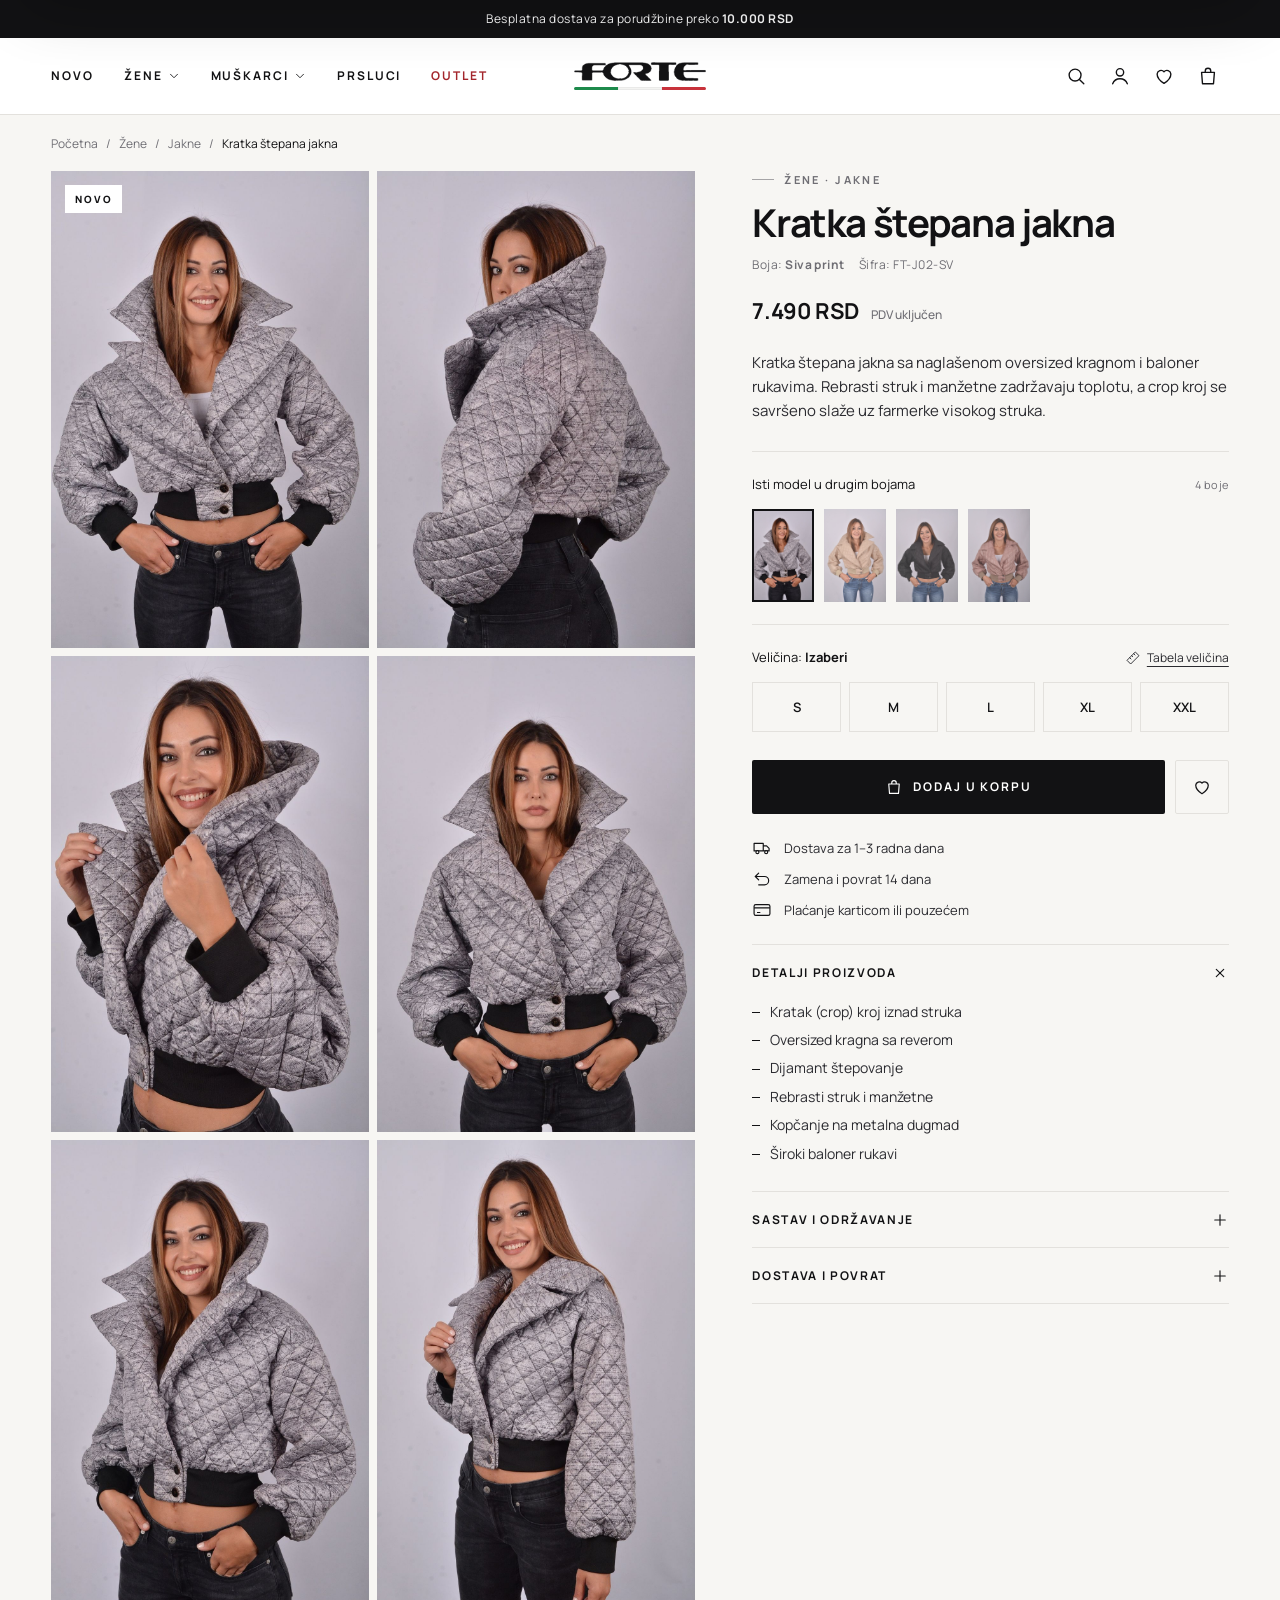
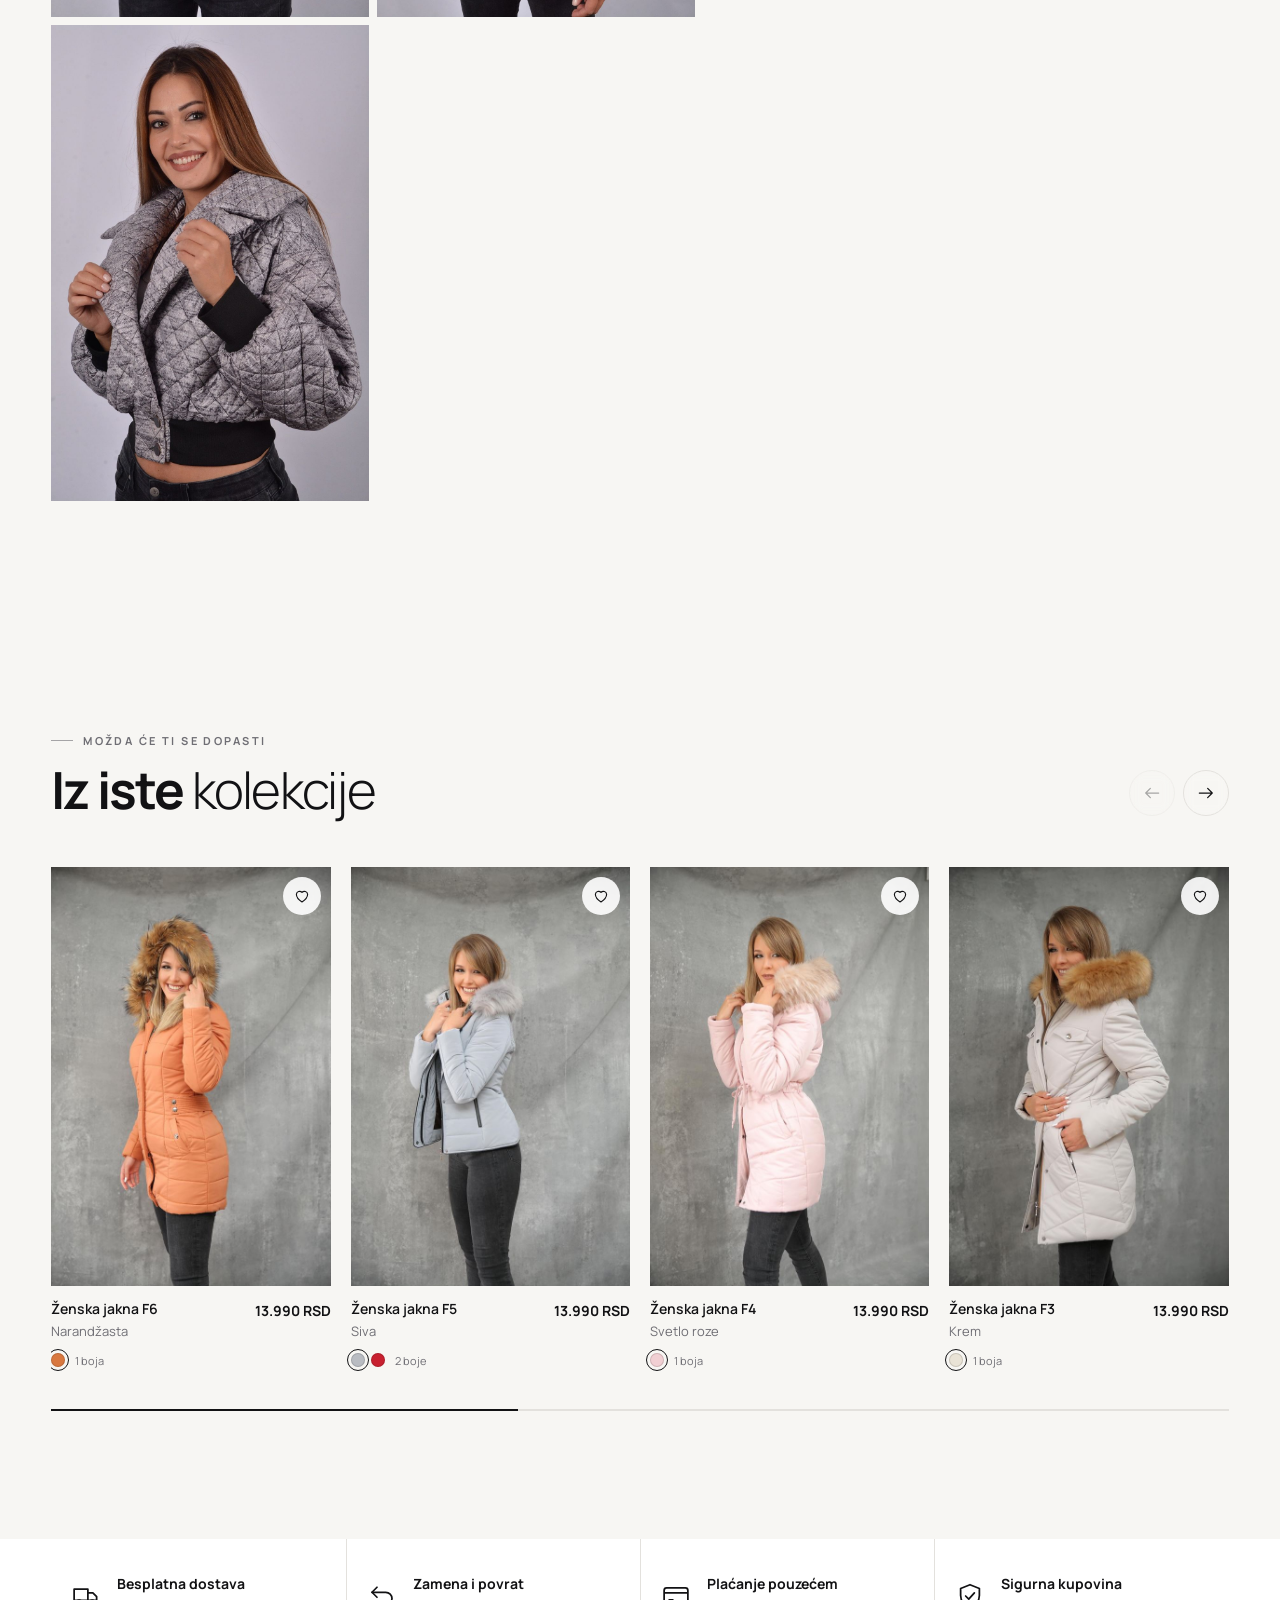
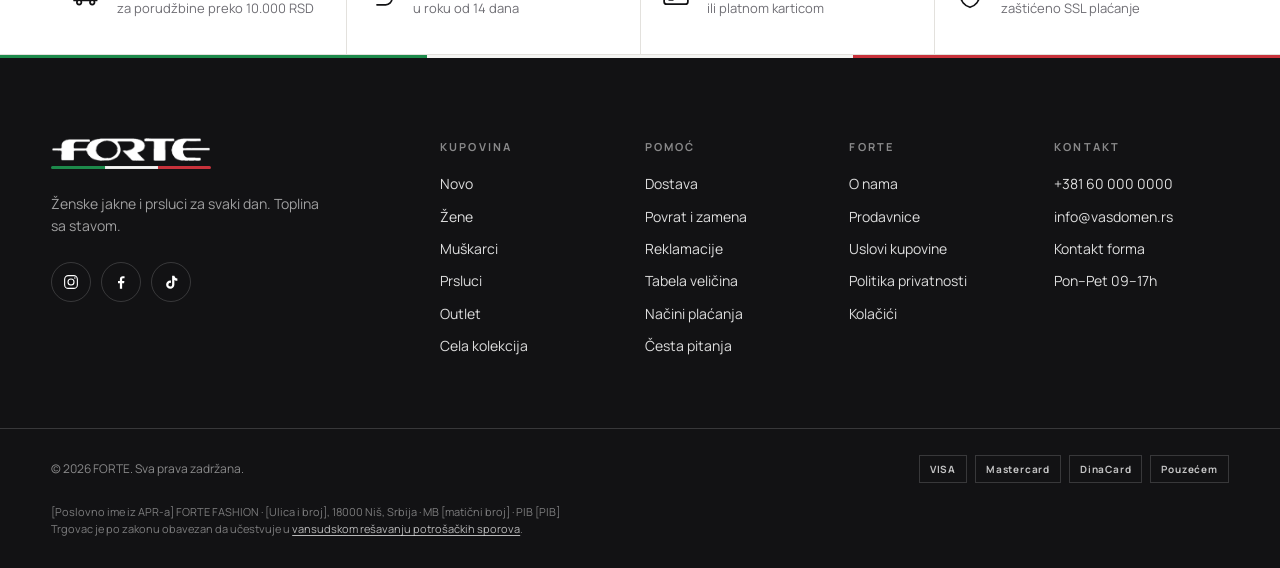
<file: proizvod.html>
<!doctype html>
<html lang="sr-Latn">
<head>
  <meta charset="utf-8">
  <meta name="viewport" content="width=device-width, initial-scale=1">
  <title>Proizvod | FORTE</title>
  <meta name="description" content="FORTE — ženske jakne i prsluci. Nova kolekcija Jesen/Zima 2026. Besplatna dostava, zamena i povrat u roku od 14 dana.">
  <meta name="theme-color" content="#121214">
  <meta name="robots" content="noindex, nofollow">
  <link rel="icon" type="image/png" href="assets/img/brand/favicon.png">
  <link rel="apple-touch-icon" href="assets/img/brand/apple-touch-icon.png">
  <link rel="preconnect" href="https://fonts.googleapis.com">
  <link rel="preconnect" href="https://fonts.gstatic.com" crossorigin>
  <link href="https://fonts.googleapis.com/css2?family=Manrope:wght@300;400;500;600;700;800&display=swap" rel="stylesheet">
  <link rel="stylesheet" href="assets/css/style.css">
  <link rel="stylesheet" href="assets/css/pages.css">
</head>
<body class="page-product">

<!-- ====== IKONICE (SVG sprite) ====== -->
<svg width="0" height="0" style="position:absolute" aria-hidden="true">
  <symbol id="i-search" viewBox="0 0 24 24"><circle cx="11" cy="11" r="6.5" fill="none" stroke="currentColor" stroke-width="1.5"/><path d="M16 16l4.5 4.5" stroke="currentColor" stroke-width="1.5" stroke-linecap="round"/></symbol>
  <symbol id="i-user" viewBox="0 0 24 24"><circle cx="12" cy="8" r="4" fill="none" stroke="currentColor" stroke-width="1.5"/><path d="M4 20.5c1.4-3.6 4.4-5.5 8-5.5s6.6 1.9 8 5.5" fill="none" stroke="currentColor" stroke-width="1.5" stroke-linecap="round"/></symbol>
  <symbol id="i-heart" viewBox="0 0 24 24"><path d="M12 20s-7.5-4.6-7.5-10.2A4.3 4.3 0 0 1 12 7.3a4.3 4.3 0 0 1 7.5 2.5C19.5 15.4 12 20 12 20z" fill="none" stroke="currentColor" stroke-width="1.5" stroke-linejoin="round"/></symbol>
  <symbol id="i-bag" viewBox="0 0 24 24"><path d="M5 8h14l-1 12.5H6L5 8z" fill="none" stroke="currentColor" stroke-width="1.5" stroke-linejoin="round"/><path d="M9 8V6.5a3 3 0 0 1 6 0V8" fill="none" stroke="currentColor" stroke-width="1.5"/></symbol>
  <symbol id="i-menu" viewBox="0 0 24 24"><path d="M3.5 7h17M3.5 12h17M3.5 17h11" stroke="currentColor" stroke-width="1.5" stroke-linecap="round"/></symbol>
  <symbol id="i-close" viewBox="0 0 24 24"><path d="M6 6l12 12M18 6L6 18" stroke="currentColor" stroke-width="1.5" stroke-linecap="round"/></symbol>
  <symbol id="i-arrow" viewBox="0 0 24 24"><path d="M4 12h15M14 6.5l5.5 5.5-5.5 5.5" fill="none" stroke="currentColor" stroke-width="1.5" stroke-linecap="round" stroke-linejoin="round"/></symbol>
  <symbol id="i-chev" viewBox="0 0 24 24"><path d="M6 9l6 6 6-6" fill="none" stroke="currentColor" stroke-width="1.5" stroke-linecap="round" stroke-linejoin="round"/></symbol>
  <symbol id="i-plus" viewBox="0 0 24 24"><path d="M12 5v14M5 12h14" stroke="currentColor" stroke-width="1.5" stroke-linecap="round"/></symbol>
  <symbol id="i-minus" viewBox="0 0 24 24"><path d="M5 12h14" stroke="currentColor" stroke-width="1.5" stroke-linecap="round"/></symbol>
  <symbol id="i-truck" viewBox="0 0 24 24"><path d="M2.5 6.5h11v9h-11zM13.5 9.5h4l3 3v3h-7" fill="none" stroke="currentColor" stroke-width="1.4" stroke-linejoin="round"/><circle cx="6.5" cy="17" r="1.8" fill="var(--bg)" stroke="currentColor" stroke-width="1.4"/><circle cx="17" cy="17" r="1.8" fill="var(--bg)" stroke="currentColor" stroke-width="1.4"/></symbol>
  <symbol id="i-return" viewBox="0 0 24 24"><path d="M4 9h11a5 5 0 0 1 0 10H8" fill="none" stroke="currentColor" stroke-width="1.4" stroke-linecap="round"/><path d="M8 5L4 9l4 4" fill="none" stroke="currentColor" stroke-width="1.4" stroke-linecap="round" stroke-linejoin="round"/></symbol>
  <symbol id="i-card" viewBox="0 0 24 24"><rect x="2.5" y="5.5" width="19" height="13" rx="2" fill="none" stroke="currentColor" stroke-width="1.4"/><path d="M2.5 9.5h19M6 15h4" stroke="currentColor" stroke-width="1.4"/></symbol>
  <symbol id="i-shield" viewBox="0 0 24 24"><path d="M12 3l7.5 3v5.5c0 4.6-3.2 8.2-7.5 9.5-4.3-1.3-7.5-4.9-7.5-9.5V6L12 3z" fill="none" stroke="currentColor" stroke-width="1.4" stroke-linejoin="round"/><path d="M8.5 12l2.5 2.5 4.5-5" fill="none" stroke="currentColor" stroke-width="1.4" stroke-linecap="round" stroke-linejoin="round"/></symbol>
  <symbol id="i-play" viewBox="0 0 24 24"><path d="M8 5.5v13l10.5-6.5L8 5.5z" fill="currentColor"/></symbol>
  <symbol id="i-pause" viewBox="0 0 24 24"><path d="M7.5 5.5h3v13h-3zM13.5 5.5h3v13h-3z" fill="currentColor"/></symbol>
  <symbol id="i-ig" viewBox="0 0 24 24"><rect x="3.5" y="3.5" width="17" height="17" rx="5" fill="none" stroke="currentColor" stroke-width="1.5"/><circle cx="12" cy="12" r="4" fill="none" stroke="currentColor" stroke-width="1.5"/><circle cx="17.2" cy="6.8" r="1" fill="currentColor"/></symbol>
  <symbol id="i-fb" viewBox="0 0 24 24"><path d="M13.5 21v-7.5h2.6l.4-3h-3V8.6c0-.9.3-1.5 1.6-1.5h1.6V4.4c-.3 0-1.2-.1-2.3-.1-2.3 0-3.9 1.4-3.9 4v2.2H8v3h2.5V21h3z" fill="currentColor"/></symbol>
  <symbol id="i-tt" viewBox="0 0 24 24"><path d="M16.5 3.5c.4 2.2 1.8 3.6 4 3.9v3c-1.5 0-2.8-.4-4-1.2v6.3a5.5 5.5 0 1 1-5.5-5.5c.3 0 .6 0 .9.1v3.1a2.5 2.5 0 1 0 1.6 2.3V3.5h3z" fill="currentColor"/></symbol>
  <symbol id="i-ruler" viewBox="0 0 24 24"><path d="M3 15.5L15.5 3 21 8.5 8.5 21 3 15.5z" fill="none" stroke="currentColor" stroke-width="1.4" stroke-linejoin="round"/><path d="M7 11.5l2 2M10 8.5l1.5 1.5M13 5.5l2 2" stroke="currentColor" stroke-width="1.4" stroke-linecap="round"/></symbol>
  <symbol id="i-filter" viewBox="0 0 24 24"><path d="M4 7h10M18 7h2M4 17h4M12 17h8" stroke="currentColor" stroke-width="1.5" stroke-linecap="round"/><circle cx="16" cy="7" r="2" fill="none" stroke="currentColor" stroke-width="1.5"/><circle cx="10" cy="17" r="2" fill="none" stroke="currentColor" stroke-width="1.5"/></symbol>
  <symbol id="i-grid1" viewBox="0 0 24 24"><rect x="6" y="3.5" width="12" height="17" fill="none" stroke="currentColor" stroke-width="1.5"/></symbol>
  <symbol id="i-grid2" viewBox="0 0 24 24"><rect x="3.5" y="3.5" width="7" height="17" fill="none" stroke="currentColor" stroke-width="1.5"/><rect x="13.5" y="3.5" width="7" height="17" fill="none" stroke="currentColor" stroke-width="1.5"/></symbol>
  <symbol id="i-grid3" viewBox="0 0 24 24"><rect x="2.5" y="4.5" width="5" height="15" fill="none" stroke="currentColor" stroke-width="1.4"/><rect x="9.5" y="4.5" width="5" height="15" fill="none" stroke="currentColor" stroke-width="1.4"/><rect x="16.5" y="4.5" width="5" height="15" fill="none" stroke="currentColor" stroke-width="1.4"/></symbol>
  <symbol id="i-check" viewBox="0 0 24 24"><path d="M5 12.5l4.5 4.5L19 7.5" fill="none" stroke="currentColor" stroke-width="1.8" stroke-linecap="round" stroke-linejoin="round"/></symbol>
  <symbol id="i-lock" viewBox="0 0 24 24"><rect x="5" y="10.5" width="14" height="10" rx="1.5" fill="none" stroke="currentColor" stroke-width="1.5"/><path d="M8 10.5V8a4 4 0 018 0v2.5" fill="none" stroke="currentColor" stroke-width="1.5"/></symbol>
</svg>

<!-- ====== TOP BAR ====== -->
<div class="topbar" role="region" aria-label="Obaveštenja">
  <div class="topbar__track" data-ticker>
    <p class="is-active">Besplatna dostava za porudžbine preko <strong>10.000 RSD</strong></p>
    <p>Zamena i povrat u roku od <strong>14 dana</strong></p>
    <p>Nova kolekcija <strong>Jesen / Zima 2026</strong> je stigla</p>
  </div>
</div>

<!-- ====== HEADER ====== -->
<header class="site-header" data-header>
  <div class="site-header__inner container">
    <button class="icon-btn only-mobile" aria-label="Otvori meni" data-open="menu"><svg><use href="#i-menu"/></svg></button>

    <nav class="main-nav only-desktop" aria-label="Glavna navigacija">
      <ul>
        <li><a href="kategorija.html?kat=novo">Novo</a></li>
        <li class="has-mega">
          <a href="kategorija.html?kat=zene" aria-haspopup="true">Žene <svg class="chev"><use href="#i-chev"/></svg></a>
          <div class="mega" data-mega="zene"></div>
        </li>
        <li class="has-mega">
          <a href="kategorija.html?kat=muskarci" aria-haspopup="true">Muškarci <svg class="chev"><use href="#i-chev"/></svg></a>
          <div class="mega" data-mega="muskarci"></div>
        </li>
        <li><a href="kategorija.html?kat=prsluci">Prsluci</a></li>
        <li><a href="kategorija.html?kat=outlet" class="is-sale">Outlet</a></li>
      </ul>
    </nav>

    <a href="index.html" class="logo" aria-label="FORTE — početna">
      <span class="logo__mark" aria-hidden="true"></span>
      <span class="logo__flag" aria-hidden="true"><i></i><i></i><i></i></span>
    </a>

    <div class="header-actions">
      <button class="icon-btn" aria-label="Pretraga" data-open="search"><svg><use href="#i-search"/></svg></button>
      <a class="icon-btn only-desktop" href="#" aria-label="Moj nalog"><svg><use href="#i-user"/></svg></a>
      <a class="icon-btn only-desktop" href="kategorija.html?lista=omiljeno" aria-label="Lista želja"><svg><use href="#i-heart"/></svg><span class="badge" data-wish-count hidden>0</span></a>
      <button class="icon-btn" aria-label="Korpa" data-open="cart"><svg><use href="#i-bag"/></svg><span class="badge" data-cart-count hidden>0</span></button>
    </div>
  </div>
</header>

<!-- GENERISANO: tools/build-pages.py — ne menjati ručno okvir stranice -->
<main>
  <div class="container">
    <nav class="crumbs" aria-label="Putanja" data-crumbs></nav>

    <section class="pdp">
      <div class="pdp__gallery">
        <div class="pdp__track" data-pdp-track></div>
        <span class="tag" data-pdp-tag hidden></span>
        <span class="pdp__count" data-pdp-count></span>
        <div class="pdp__dots" data-pdp-dots aria-hidden="true"></div>
      </div>

      <div class="pdp__info">
        <p class="eyebrow" data-pdp-cat></p>
        <h1 class="pdp__title" data-pdp-title></h1>
        <p class="pdp__meta"><span>Boja: <strong data-pdp-color></strong></span><span>Šifra: <span data-pdp-sku></span></span></p>
        <p class="pdp__price" data-pdp-price></p>
        <p class="pdp__desc" data-pdp-desc></p>

        <div class="opt" data-pdp-colors-wrap>
          <div class="opt__head"><span>Isti model u drugim bojama</span><span class="opt__hint" data-pdp-colors-count></span></div>
          <div class="swatches" data-pdp-swatches></div>
        </div>

        <div class="opt">
          <div class="opt__head"><span>Veličina: <strong data-size-name>Izaberi</strong></span><a href="info.html?strana=velicine" class="opt__link" data-open="size-guide"><svg><use href="#i-ruler"/></svg>Tabela veličina</a></div>
          <div class="sizes" data-sizes role="radiogroup" aria-label="Izaberi veličinu"></div>
          <p class="opt__error" data-size-error hidden>Molimo izaberi veličinu.</p>
        </div>

        <div class="pdp__buy">
          <button class="btn btn--dark btn--block" data-add><svg><use href="#i-bag"/></svg>Dodaj u korpu</button>
          <button class="square-btn" aria-label="Dodaj u listu želja" data-pdp-wish data-wish=""><svg><use href="#i-heart"/></svg></button>
        </div>

        <ul class="pdp__perks">
          <li><svg><use href="#i-truck"/></svg>Dostava za 1–3 radna dana</li>
          <li><svg><use href="#i-return"/></svg>Zamena i povrat 14 dana</li>
          <li><svg><use href="#i-card"/></svg>Plaćanje karticom ili pouzećem</li>
        </ul>

        <div class="accordion">
          <details open>
            <summary>Detalji proizvoda <svg><use href="#i-plus"/></svg></summary>
            <ul class="dash-list" data-pdp-details></ul>
          </details>
          <details>
            <summary>Sastav i održavanje <svg><use href="#i-plus"/></svg></summary>
            <dl class="decl" data-pdp-decl></dl>
          </details>
          <details>
            <summary>Dostava i povrat <svg><use href="#i-plus"/></svg></summary>
            <p data-pdp-ship></p>
          </details>
        </div>
      </div>
    </section>
  </div>

  <!-- ====== PREPORUKE ====== -->
  <section class="section rail">
    <div class="container">
      <div class="section-head">
        <div>
          <p class="eyebrow">Možda će ti se dopasti</p>
          <h2 class="h2">Iz iste <em>kolekcije</em></h2>
        </div>
        <div class="rail__controls">
          <div class="rail__arrows only-desktop">
            <button class="round-btn round-btn--line" aria-label="Nazad" data-rail="-1"><svg style="transform:scaleX(-1)"><use href="#i-arrow"/></svg></button>
            <button class="round-btn round-btn--line" aria-label="Napred" data-rail="1"><svg><use href="#i-arrow"/></svg></button>
          </div>
        </div>
      </div>
      <div class="rail__track" data-rail-track></div>
      <div class="rail__progress" aria-hidden="true"><span data-rail-bar></span></div>
    </div>
  </section>

  <!-- ====== PREDNOSTI ====== -->
  <section class="perks" aria-label="Prednosti kupovine">
    <div class="container perks__grid">
      <div class="perk"><svg><use href="#i-truck"/></svg><div><strong>Besplatna dostava</strong><span>za porudžbine preko 10.000 RSD</span></div></div>
      <div class="perk"><svg><use href="#i-return"/></svg><div><strong>Zamena i povrat</strong><span>u roku od 14 dana</span></div></div>
      <div class="perk"><svg><use href="#i-card"/></svg><div><strong>Plaćanje pouzećem</strong><span>ili platnom karticom</span></div></div>
      <div class="perk"><svg><use href="#i-shield"/></svg><div><strong>Sigurna kupovina</strong><span>zaštićeno SSL plaćanje</span></div></div>
    </div>
  </section>
</main>

<!-- lepljivo dugme (telefon) -->
<div class="sticky-buy" data-sticky-buy>
  <img src="" alt="">
  <div class="sticky-buy__txt"><strong data-sticky-name></strong><span data-sticky-price></span> <span data-sticky-size></span></div>
  <button class="btn btn--dark" data-sticky-add>Dodaj u korpu</button>
</div>

<!-- uvećanje slika -->
<div class="lightbox" data-lightbox aria-hidden="true" role="dialog" aria-label="Galerija">
  <button class="icon-btn lightbox__close" aria-label="Zatvori" data-lb-close><svg><use href="#i-close"/></svg></button>
  <button class="round-btn round-btn--line lightbox__nav lightbox__nav--prev" aria-label="Prethodna" data-lb="-1"><svg style="transform:scaleX(-1)"><use href="#i-arrow"/></svg></button>
  <button class="round-btn round-btn--line lightbox__nav lightbox__nav--next" aria-label="Sledeća" data-lb="1"><svg><use href="#i-arrow"/></svg></button>
  <div class="lightbox__track" data-lb-track></div>
  <span class="lightbox__count" data-lb-count></span>
</div>

<!-- tabela veličina -->
<aside class="drawer drawer--right" id="size-guide" aria-label="Tabela veličina" aria-hidden="true">
  <div class="drawer__head">
    <h3>Tabela veličina</h3>
    <button class="icon-btn" aria-label="Zatvori" data-close><svg><use href="#i-close"/></svg></button>
  </div>
  <div class="sg" data-size-guide></div>
</aside>


<!-- ====== FOOTER ====== -->
<footer class="footer">
  <div class="footer__flag" aria-hidden="true"><i></i><i></i><i></i></div>
  <div class="container footer__top">
    <div class="footer__brand">
      <a href="index.html" class="logo logo--light" aria-label="FORTE — početna"><span class="logo__mark" aria-hidden="true"></span><span class="logo__flag" aria-hidden="true"><i></i><i></i><i></i></span></a>
      <p>Ženske jakne i prsluci za svaki dan. Toplina sa stavom.</p>
      <div class="footer__social">
        <a href="#" aria-label="Instagram"><svg><use href="#i-ig"/></svg></a>
        <a href="#" aria-label="Facebook"><svg><use href="#i-fb"/></svg></a>
        <a href="#" aria-label="TikTok"><svg><use href="#i-tt"/></svg></a>
      </div>
    </div>
    <div class="footer__cols">
      <details class="footer__col" open>
        <summary>Kupovina <svg><use href="#i-chev"/></svg></summary>
        <ul><li><a href="kategorija.html?kat=novo">Novo</a></li><li><a href="kategorija.html?kat=zene">Žene</a></li><li><a href="kategorija.html?kat=muskarci">Muškarci</a></li><li><a href="kategorija.html?kat=prsluci">Prsluci</a></li><li><a href="kategorija.html?kat=outlet">Outlet</a></li><li><a href="kategorija.html?kat=sve">Cela kolekcija</a></li></ul>
      </details>
      <details class="footer__col" open>
        <summary>Pomoć <svg><use href="#i-chev"/></svg></summary>
        <ul><li><a href="info.html?strana=dostava">Dostava</a></li><li><a href="info.html?strana=povrat">Povrat i zamena</a></li><li><a href="info.html?strana=reklamacije">Reklamacije</a></li><li><a href="info.html?strana=velicine">Tabela veličina</a></li><li><a href="info.html?strana=placanje">Načini plaćanja</a></li><li><a href="info.html?strana=pitanja">Česta pitanja</a></li></ul>
      </details>
      <details class="footer__col" open>
        <summary>Forte <svg><use href="#i-chev"/></svg></summary>
        <ul><li><a href="info.html?strana=o-nama">O nama</a></li><li><a href="info.html?strana=prodavnice">Prodavnice</a></li><li><a href="info.html?strana=uslovi">Uslovi kupovine</a></li><li><a href="info.html?strana=privatnost">Politika privatnosti</a></li><li><a href="info.html?strana=kolacici">Kolačići</a></li></ul>
      </details>
      <details class="footer__col" open>
        <summary>Kontakt <svg><use href="#i-chev"/></svg></summary>
        <ul><li><a href="tel:+381600000000">+381 60 000 0000</a></li><li><a href="mailto:info@vasdomen.rs">info@vasdomen.rs</a></li><li><a href="info.html?strana=kontakt">Kontakt forma</a></li><li><span>Pon–Pet 09–17h</span></li></ul>
      </details>
    </div>
  </div>
  <div class="container footer__bottom">
    <p>© 2026 FORTE. Sva prava zadržana.</p>
    <p class="footer__legal" data-seller-line></p>
    <div class="pay">
      <span>VISA</span><span>Mastercard</span><span>DinaCard</span><span>Pouzećem</span>
    </div>
  </div>
</footer>

<!-- ====== OVERLAY + DRAWERS ====== -->
<div class="scrim" data-scrim></div>

<!-- Mobilni meni -->
<aside class="drawer drawer--left" id="menu" aria-label="Meni" aria-hidden="true">
  <div class="drawer__head">
    <a href="index.html" class="logo" aria-label="FORTE — početna"><span class="logo__mark" aria-hidden="true"></span><span class="logo__flag" aria-hidden="true"><i></i><i></i><i></i></span></a>
    <button class="icon-btn" aria-label="Zatvori" data-close><svg><use href="#i-close"/></svg></button>
  </div>
  <nav class="m-nav" data-m-nav aria-label="Meni"></nav>
  <a href="index.html#model-sezone" class="m-feature" data-close>
    <img src="assets/img/jgrey-3-sm.jpg" alt="">
    <span><small>Model sezone</small>Kratka štepana jakna</span>
  </a>
  <div class="m-links">
    <a href="#"><svg><use href="#i-user"/></svg>Moj nalog</a>
    <a href="kategorija.html?lista=omiljeno"><svg><use href="#i-heart"/></svg>Lista želja</a>
    <a href="info.html?strana=dostava"><svg><use href="#i-truck"/></svg>Dostava i praćenje</a>
  </div>
</aside>

<!-- Korpa -->
<aside class="drawer drawer--right" id="cart" aria-label="Korpa" aria-hidden="true">
  <div class="drawer__head">
    <h3>Korpa <span data-cart-count-text>(0)</span></h3>
    <button class="icon-btn" aria-label="Zatvori" data-close><svg><use href="#i-close"/></svg></button>
  </div>
  <div class="ship-meter">
    <p data-ship-text>Dodaj još <strong>10.000 RSD</strong> za besplatnu dostavu</p>
    <div class="ship-meter__bar"><span data-ship-bar></span></div>
  </div>
  <div class="cart-items" data-cart-items></div>
  <div class="cart-foot" data-cart-foot>
    <div class="cart-foot__row"><span>Međuzbir</span><strong data-cart-subtotal>0 RSD</strong></div>
    <p class="cart-foot__note">Dostava i popusti se obračunavaju na sledećem koraku.</p>
    <a href="porucivanje.html" class="btn btn--dark btn--block">Završi kupovinu</a>
    <button class="btn btn--ghost btn--block" data-close>Nastavi kupovinu</button>
  </div>
</aside>

<!-- Pretraga -->
<div class="search" id="search" aria-hidden="true" role="dialog" aria-label="Pretraga">
  <div class="container">
    <form class="search__bar" action="kategorija.html" role="search" data-search-form>
      <svg><use href="#i-search"/></svg>
      <input type="search" placeholder="Šta tražiš? npr. dugi prsluk, crna jakna…" aria-label="Pretraga" name="q" autocomplete="off" data-search-input>
      <button class="icon-btn" aria-label="Zatvori pretragu" data-close><svg><use href="#i-close"/></svg></button>
    </form>
    <div class="search__body">
      <div>
        <h4>Popularne pretrage</h4>
        <div class="chips">
          <a href="kategorija.html?q=Dugi+prsluk">Dugi prsluk</a><a href="kategorija.html?q=Crna+jakna">Crna jakna</a><a href="kategorija.html?q=Roze+prsluk">Roze prsluk</a><a href="kategorija.html?q=Muška+jakna">Muška jakna</a><a href="kategorija.html?kat=outlet">Outlet</a>
        </div>
      </div>
      <div>
        <h4 class="search__head"><span>Predlozi</span><a href="kategorija.html?kat=novo" data-search-all>Prikaži sve</a></h4>
        <div class="search__products" data-search-products></div>
      </div>
    </div>
  </div>
</div>

<div class="toast" role="status" aria-live="polite" data-toast></div>

<script src="assets/js/products.js"></script>
<script src="assets/js/main.js"></script>
<script src="assets/js/product.js"></script>
</body>
</html>
</file>
<file: assets/css/style.css>
/* =========================================================
   FORTE — početna stranica (dizajn prototip)
   ========================================================= */

:root{
  --logo-mask:url("[data-uri]");
  --ink:#121214;
  --ink-2:#2b2b30;
  --muted:#6f6e74;
  --line:#e3e1dd;
  --line-dark:rgba(255,255,255,.16);
  --bg:#f7f6f3;
  --paper:#ffffff;
  --stone:#eceae6;
  --photo:#c9c6d0;            /* ton pozadine sa fotografija */
  --sale:#a3262c;
  --ok:#1f7a4a;
  --it-green:#1d8a4b;
  --it-white:#f4f4f2;
  --it-red:#c8323b;

  --sans:"Manrope", system-ui, -apple-system, "Segoe UI", sans-serif;

  --gutter:clamp(16px, 4vw, 56px);
  --maxw:1640px;
  --header-h:76px;
  --topbar-h:38px;
  --radius:2px;
  --ease:cubic-bezier(.2,.7,.1,1);
  --ease-out:cubic-bezier(.16,1,.3,1);
}

*,*::before,*::after{box-sizing:border-box}
html{-webkit-text-size-adjust:100%;scroll-behavior:smooth;scroll-padding-top:calc(var(--header-h) + 12px)}
body{margin:0;background:var(--bg);color:var(--ink);font-family:var(--sans);font-size:15px;line-height:1.6;-webkit-font-smoothing:antialiased;text-rendering:optimizeLegibility;overflow-x:hidden}
body.is-locked{overflow:hidden}
img,video{display:block;max-width:100%}
a{color:inherit;text-decoration:none}
button{font:inherit;color:inherit;background:none;border:0;padding:0;cursor:pointer}
input{font:inherit;color:inherit}
h1,h2,h3,h4,p{margin:0}
ul{margin:0;padding:0;list-style:none}
svg{width:20px;height:20px;flex:none}
:focus-visible{outline:2px solid var(--ink);outline-offset:3px}
::selection{background:var(--ink);color:#fff}
.sr-only{position:absolute;width:1px;height:1px;overflow:hidden;clip:rect(0 0 0 0);white-space:nowrap}

.container{width:100%;max-width:var(--maxw);margin:0 auto;padding:0 var(--gutter)}
.only-mobile{display:none !important}
@media (max-width: 1023px){
  .only-desktop{display:none !important}
  .only-mobile{display:inline-flex !important}
}

/* ---------- tipografija ---------- */
.eyebrow{font-size:11px;font-weight:700;letter-spacing:.22em;text-transform:uppercase;color:var(--muted);margin-bottom:14px;display:flex;align-items:center;gap:10px}
.eyebrow::before{content:"";width:22px;height:1px;background:currentColor;opacity:.6}
.eyebrow--light{color:rgba(255,255,255,.82)}
.h2{font-family:var(--sans);font-weight:700;font-size:clamp(2rem, 4vw, 3.6rem);line-height:1.02;letter-spacing:-.035em}
.h2 em,.hero__title em,.pdp__title em{font-style:normal;font-weight:300}
.tag{position:absolute;top:16px;left:16px;z-index:2;background:#fff;color:var(--ink);font-size:10px;font-weight:800;letter-spacing:.18em;text-transform:uppercase;padding:6px 10px}
.tag--sale{background:var(--sale);color:#fff}
.tag--dark{background:var(--ink);color:#fff}
.h2--light{color:#fff}
.section-lead{color:var(--muted);max-width:52ch;margin-top:18px;font-size:16px}

/* ---------- dugmad i linkovi ---------- */
.btn{display:inline-flex;align-items:center;justify-content:center;gap:10px;height:54px;padding:0 34px;font-size:12px;font-weight:700;letter-spacing:.16em;text-transform:uppercase;border:1px solid transparent;border-radius:var(--radius);transition:background .3s var(--ease),color .3s var(--ease),border-color .3s var(--ease),transform .3s var(--ease);white-space:nowrap}
.btn svg{width:18px;height:18px}
.btn--dark{background:var(--ink);color:#fff}
.btn--dark:hover{background:#000}
.btn--light{background:#fff;color:var(--ink)}
.btn--light:hover{background:var(--ink);color:#fff;border-color:#fff}
.btn--ghost{border-color:var(--line);background:transparent}
.btn--ghost:hover{border-color:var(--ink)}
.btn--block{width:100%}

.link-arrow{display:inline-flex;align-items:center;gap:10px;font-size:12px;font-weight:700;letter-spacing:.16em;text-transform:uppercase;padding:6px 0;position:relative;white-space:nowrap}
.link-arrow::after{content:"";position:absolute;left:0;right:0;bottom:0;height:1px;background:currentColor;transform-origin:left;transition:transform .5s var(--ease)}
.link-arrow:hover::after{transform:scaleX(.35)}
.link-arrow svg{width:18px;height:18px;transition:transform .4s var(--ease)}
.link-arrow:hover svg{transform:translateX(4px)}
.link-arrow--light{color:#fff}
.link-arrow .ig{width:18px;height:18px}

.icon-btn{position:relative;display:inline-flex;align-items:center;justify-content:center;width:42px;height:42px;border-radius:50%;transition:background .25s}
.icon-btn:hover{background:rgba(127,127,127,.12)}
.icon-btn svg{width:22px;height:22px}
.badge{position:absolute;top:4px;right:2px;min-width:17px;height:17px;padding:0 4px;border-radius:9px;background:var(--ink);color:#fff;font-size:10px;font-weight:700;line-height:17px;text-align:center}

.round-btn{width:46px;height:46px;border-radius:50%;background:rgba(255,255,255,.92);display:inline-flex;align-items:center;justify-content:center;transition:background .25s,color .25s,transform .25s;backdrop-filter:blur(6px)}
.round-btn:hover{background:var(--ink);color:#fff}
.round-btn--line{background:transparent;border:1px solid var(--line)}
.round-btn--line:hover{border-color:var(--ink)}
.round-btn:disabled{opacity:.35;pointer-events:none}
.square-btn{width:54px;height:54px;flex:none;border:1px solid var(--line);display:inline-flex;align-items:center;justify-content:center;border-radius:var(--radius);transition:border-color .25s}
.square-btn:hover{border-color:var(--ink)}
.square-btn.is-on svg,.wish.is-on svg{fill:var(--ink)}
.square-btn.is-on path,.wish.is-on path{fill:var(--sale);stroke:var(--sale)}

/* ---------- logo ---------- */
.logo{display:inline-flex;flex-direction:column;align-items:center;gap:5px;line-height:1}
.logo__mark{display:block;width:132px;aspect-ratio:749/109;background:currentColor;-webkit-mask:var(--logo-mask) center/contain no-repeat;mask:var(--logo-mask) center/contain no-repeat}
.logo__flag{display:flex;width:100%;height:3px;gap:0;border-radius:2px;overflow:hidden}
.logo__flag i{flex:1}
.logo__flag i:nth-child(1){background:var(--it-green)}
.logo__flag i:nth-child(2){background:var(--it-white);box-shadow:inset 0 0 0 .5px rgba(0,0,0,.08)}
.logo__flag i:nth-child(3){background:var(--it-red)}
.logo--light{color:#fff}

/* =========================================================
   TOP BAR
   ========================================================= */
.topbar{height:var(--topbar-h);background:var(--ink);color:#fff;font-size:12px;letter-spacing:.04em;overflow:hidden;position:relative;z-index:61}
.topbar__track{position:relative;height:100%}
.topbar__track p{position:absolute;inset:0;display:block;line-height:var(--topbar-h);padding:0 16px;text-align:center;overflow:hidden;text-overflow:ellipsis;opacity:0;transform:translateY(100%);transition:opacity .6s var(--ease),transform .6s var(--ease);white-space:nowrap}
.topbar__track p.is-active{opacity:1;transform:none}
.topbar__track p.is-leaving{opacity:0;transform:translateY(-100%)}
.topbar strong{font-weight:700}

/* =========================================================
   HEADER
   ========================================================= */
.site-header{position:sticky;top:0;z-index:60;height:var(--header-h);color:#fff;transition:background .4s var(--ease),color .4s var(--ease),box-shadow .4s var(--ease)}
.site-header::before{content:"";position:absolute;inset:0;background:linear-gradient(to bottom,rgba(0,0,0,.35),transparent);pointer-events:none;transition:opacity .4s}
.site-header.is-solid,.site-header.is-open{background:rgba(255,255,255,.96);color:var(--ink);box-shadow:0 1px 0 var(--line);backdrop-filter:saturate(1.4) blur(14px)}
.site-header.is-solid::before,.site-header.is-open::before{opacity:0}
.site-header.is-hidden{transform:translateY(-100%)}
.site-header{transition:transform .45s var(--ease),background .4s var(--ease),color .4s var(--ease),box-shadow .4s}
.site-header__inner{position:relative;height:100%;display:grid;grid-template-columns:1fr auto 1fr;align-items:center}
.site-header .logo{grid-column:2}
.header-actions{grid-column:3;justify-self:end;display:flex;align-items:center;gap:2px}
.main-nav{grid-column:1;height:100%}
.main-nav>ul{display:flex;height:100%;gap:30px}
.main-nav>ul>li{display:flex;align-items:center}
.main-nav>ul>li>a{position:relative;display:flex;align-items:center;gap:4px;height:100%;font-size:12px;font-weight:700;letter-spacing:.16em;text-transform:uppercase}
.main-nav>ul>li>a::after{content:"";position:absolute;left:0;right:0;bottom:22px;height:1px;background:currentColor;transform:scaleX(0);transform-origin:left;transition:transform .4s var(--ease)}
.main-nav>ul>li:hover>a::after,.main-nav>ul>li:focus-within>a::after{transform:scaleX(1)}
.main-nav .chev{width:14px;height:14px;transition:transform .3s}
.has-mega:hover .chev{transform:rotate(180deg)}
.is-sale{color:var(--sale) !important}
.site-header:not(.is-solid):not(.is-open) .main-nav .is-sale{color:#ffb4b4 !important}

/* mega meni */
.mega{position:absolute;left:0;right:0;top:100%;background:#fff;color:var(--ink);border-top:1px solid var(--line);box-shadow:0 30px 60px -30px rgba(0,0,0,.25);opacity:0;visibility:hidden;transform:translateY(-8px);transition:opacity .35s var(--ease),transform .35s var(--ease),visibility .35s}
.has-mega:hover .mega,.has-mega:focus-within .mega{opacity:1;visibility:visible;transform:none}
.mega__inner{display:grid;grid-template-columns:1fr 1fr 1fr 1.3fr;gap:40px;padding-top:40px;padding-bottom:44px}
.mega h4{font-size:11px;letter-spacing:.2em;text-transform:uppercase;color:var(--muted);font-weight:700;margin-bottom:18px}
.mega__col{display:flex;flex-direction:column;gap:10px}
.mega__col a{font-size:15px;width:max-content;position:relative}
.mega__col a:hover{text-decoration:underline;text-underline-offset:5px}
.mega__col a small,.m-nav small{color:var(--muted);font-size:12px;margin-left:4px;font-family:var(--sans)}
.mega__swatch{display:flex;align-items:center;gap:10px}
.mega__swatch i{width:14px;height:14px;border-radius:50%;background:var(--c);box-shadow:inset 0 0 0 1px rgba(0,0,0,.12)}
.mega__feature{position:relative;display:block;aspect-ratio:4/3;overflow:hidden;background:var(--photo)}
.mega__feature img{width:100%;height:100%;object-fit:cover;object-position:center 20%;transition:transform 1.2s var(--ease-out)}
.mega__feature:hover img{transform:scale(1.05)}
.mega__feature span{position:absolute;left:0;right:0;bottom:0;padding:18px 20px;color:#fff;background:linear-gradient(transparent,rgba(0,0,0,.55));display:flex;flex-direction:column;font-family:var(--sans);font-size:18px;font-weight:700;letter-spacing:-.01em;line-height:1.2}
.mega__feature small{font-family:var(--sans);font-size:10px;letter-spacing:.2em;text-transform:uppercase;font-weight:700;opacity:.85;margin-bottom:6px}
.mega__feature span svg{position:absolute;right:20px;bottom:20px}

/* =========================================================
   HERO
   ========================================================= */
.hero{position:relative;margin-top:calc(-1 * var(--header-h));height:100svh;min-height:640px;max-height:1080px;color:#fff;overflow:hidden;background:#1a1a1d}
.hero__media{position:absolute;inset:0;display:grid;grid-template-columns:repeat(3,1fr);gap:0}
.hero__media figure{margin:0;overflow:hidden;position:relative;background:var(--photo)}
.hero__media img{width:100%;height:100%;object-fit:cover;object-position:center 18%;transform:scale(1.12);clip-path:inset(100% 0 0 0);animation:heroIn 1.6s var(--ease-out) forwards}
.hero__media figure:nth-child(2) img{animation-delay:.15s}
.hero__media figure:nth-child(3) img{animation-delay:.3s}
@keyframes heroIn{to{clip-path:inset(0 0 0 0);transform:scale(1)}}
.hero::after{content:"";position:absolute;inset:0;background:linear-gradient(to top,rgba(12,12,14,.78) 0%,rgba(12,12,14,.25) 42%,rgba(12,12,14,0) 62%),linear-gradient(to bottom,rgba(12,12,14,.25),transparent 20%);pointer-events:none}
.hero__content{position:absolute;left:0;right:0;bottom:0;z-index:2;display:flex;justify-content:space-between;align-items:flex-end;gap:40px;padding-bottom:clamp(36px,7vh,80px)}
.hero__text{max-width:760px;opacity:0;transform:translateY(24px);animation:fadeUp 1.2s var(--ease-out) .7s forwards}
@keyframes fadeUp{to{opacity:1;transform:none}}
.hero__title{font-family:var(--sans);font-weight:800;font-size:clamp(3.2rem,8.2vw,8.4rem);line-height:.92;letter-spacing:-.045em;margin-bottom:22px}
.hero__lead{font-size:clamp(15px,1.25vw,18px);max-width:44ch;color:rgba(255,255,255,.88);margin-bottom:30px}
.hero__ctas{display:flex;align-items:center;gap:28px;flex-wrap:wrap}
.hero__chip{display:flex;align-items:center;gap:14px;padding:10px 18px 10px 10px;background:rgba(255,255,255,.12);border:1px solid rgba(255,255,255,.22);backdrop-filter:blur(14px);-webkit-backdrop-filter:blur(14px);border-radius:60px;opacity:0;animation:fadeUp 1s var(--ease-out) 1.1s forwards;transition:background .3s}
.hero__chip:hover{background:rgba(255,255,255,.22)}
.hero__chip img{width:52px;height:52px;border-radius:50%;object-fit:cover;object-position:center 15%}
.hero__chip span{display:flex;flex-direction:column;font-weight:600;font-size:14px;line-height:1.3}
.hero__chip small{font-size:10px;letter-spacing:.18em;text-transform:uppercase;opacity:.75;font-weight:700}
.hero__scroll{position:absolute;left:50%;bottom:22px;z-index:2;width:1px;height:46px;background:rgba(255,255,255,.25);overflow:hidden}
.hero__scroll span{position:absolute;left:0;top:0;width:100%;height:40%;background:#fff;animation:scrollLine 2.2s var(--ease) infinite}
@keyframes scrollLine{0%{transform:translateY(-100%)}100%{transform:translateY(260%)}}

/* =========================================================
   MARQUEE
   ========================================================= */
.marquee{background:var(--paper);border-bottom:1px solid var(--line);overflow:hidden;padding:18px 0;white-space:nowrap}
.marquee__track{display:inline-flex;align-items:center;gap:34px;animation:marquee 38s linear infinite;padding-left:34px}
.marquee span{font-family:var(--sans);font-size:clamp(12px,1vw,14px);font-weight:700;letter-spacing:.18em;text-transform:uppercase}
.marquee b{font-size:12px;color:var(--muted);font-weight:400}
@keyframes marquee{to{transform:translateX(-50%)}}

/* =========================================================
   SEKCIJE — zajedničko
   ========================================================= */
.section{padding:clamp(72px,10vw,140px) 0}
.section-head{display:flex;justify-content:space-between;align-items:flex-end;gap:24px;margin-bottom:clamp(32px,4vw,56px);flex-wrap:wrap}
.section-head--center{flex-direction:column;align-items:center;text-align:center}
.section-head--center .eyebrow::after{content:"";width:22px;height:1px;background:currentColor;opacity:.6}
.section-head--center .section-lead{margin-left:auto;margin-right:auto}

[data-reveal]{opacity:0;transform:translateY(34px);transition:opacity 1s var(--ease-out),transform 1.1s var(--ease-out)}
[data-reveal].is-in{opacity:1;transform:none}

/* =========================================================
   KUPUJ PO KROJU
   ========================================================= */
.cuts__grid{display:grid;grid-template-columns:repeat(3,1fr);gap:clamp(12px,1.6vw,24px)}
.cut{display:block;position:relative}
.cut:nth-child(2){transition-delay:.1s}
.cut:nth-child(3){transition-delay:.2s}
.cut__media{position:relative;aspect-ratio:4/5;overflow:hidden;background:var(--photo)}
.cut__media img{position:absolute;inset:0;width:100%;height:100%;object-fit:cover;object-position:center 22%;transition:transform 1.4s var(--ease-out),opacity .8s var(--ease)}
.cut__alt{opacity:0}
.cut:hover .cut__media img{transform:scale(1.04)}
.cut:hover .cut__alt{opacity:1}
.cut__body{display:flex;justify-content:space-between;align-items:flex-end;gap:16px;padding-top:20px}
.cut__body small{font-size:11px;letter-spacing:.2em;text-transform:uppercase;font-weight:700;color:var(--muted)}
.cut__body h3{font-family:var(--sans);font-weight:700;font-size:clamp(20px,1.8vw,28px);line-height:1.1;letter-spacing:-.025em;margin:6px 0 12px}
.cut__cta{display:inline-flex;align-items:center;gap:10px;height:46px;padding:0 22px;border:1px solid var(--ink);font-size:12px;font-weight:700;letter-spacing:.16em;text-transform:uppercase;transition:background .3s,color .3s}
.cut:hover .cut__cta{background:var(--ink);color:#fff}
.dots{display:flex;gap:6px}
.dots i{width:12px;height:12px;border-radius:50%;background:var(--c);box-shadow:inset 0 0 0 1px rgba(0,0,0,.14)}

/* =========================================================
   ISTAKNUTI MODEL (početna)
   ========================================================= */
.spotlight{background:var(--paper)}
.spotlight__grid{display:grid;grid-template-columns:minmax(0,1fr) minmax(0,1fr);gap:clamp(32px,6vw,100px);align-items:center}
.spotlight__media{position:relative;display:block;aspect-ratio:4/5;overflow:hidden;background:var(--photo)}
.spotlight__media img{width:100%;height:100%;object-fit:cover;object-position:center 25%;transition:transform 1.6s var(--ease-out)}
.spotlight__media:hover img{transform:scale(1.04)}
.spotlight__badge{position:absolute;left:18px;top:18px;background:#fff;font-size:10px;font-weight:800;letter-spacing:.18em;text-transform:uppercase;padding:7px 11px}
.spotlight__products{display:grid;grid-template-columns:repeat(4,1fr);gap:12px;margin:34px 0 30px}
.mini{display:block;min-width:0}
.mini__img{display:block;aspect-ratio:2/3;overflow:hidden;background:var(--photo)}
.mini__img img{width:100%;height:100%;object-fit:cover;object-position:center 20%;transition:transform 1s var(--ease-out)}
.mini:hover .mini__img img{transform:scale(1.06)}
.mini__name{display:flex;align-items:center;gap:7px;font-size:13px;font-weight:600;margin-top:10px;line-height:1.3}
.mini__name i{width:10px;height:10px;border-radius:50%;background:var(--c);box-shadow:inset 0 0 0 1px rgba(0,0,0,.15);flex:none}
.mini__price{display:block;font-size:13px;color:var(--muted)}

/* =========================================================
   STRANICA PROIZVODA
   ========================================================= */
.crumbs{display:flex;flex-wrap:wrap;gap:8px;font-size:12px;color:var(--muted);padding:20px 0 18px}
.crumbs a:hover{color:var(--ink);text-decoration:underline;text-underline-offset:3px}
.crumbs span:last-child{color:var(--ink)}
.pdp{display:grid;grid-template-columns:minmax(0,1.35fr) minmax(0,1fr);gap:clamp(28px,4.5vw,80px);align-items:start;padding-bottom:clamp(64px,8vw,110px)}
.pdp__gallery{position:relative}
.pdp__track{display:grid;grid-template-columns:1fr 1fr;gap:8px}
.pdp__track figure{margin:0;aspect-ratio:2/3;background:var(--photo);overflow:hidden;cursor:zoom-in}
.pdp__track img{width:100%;height:100%;object-fit:cover;transition:transform 1.2s var(--ease-out)}
.pdp__track figure:hover img{transform:scale(1.03)}
.pdp__track figure:only-child{grid-column:1/-1;max-width:640px}
.pdp__dots,.pdp__count{display:none}
.pdp__gallery .tag{top:14px;left:14px}

.pdp__info{position:sticky;top:calc(var(--header-h) + 24px)}
.pdp__title{font-family:var(--sans);font-weight:700;font-size:clamp(1.9rem,3vw,3rem);line-height:1.05;letter-spacing:-.035em}
.pdp__meta{display:flex;gap:14px;flex-wrap:wrap;font-size:12px;color:var(--muted);letter-spacing:.04em;margin-top:12px}
.pdp__price{font-size:22px;font-weight:700;margin:20px 0 22px;display:flex;align-items:baseline;gap:12px;flex-wrap:wrap}
.pdp__price s{font-weight:500;color:var(--muted);font-size:17px}
.pdp__price .is-sale-price{color:var(--sale)}
.pdp__price small{font-size:12px;font-weight:500;color:var(--muted)}
.pdp__price .pill{background:var(--sale);color:#fff;font-size:11px;font-weight:800;letter-spacing:.08em;padding:3px 8px}
.pdp__desc{color:var(--ink-2);max-width:54ch;margin-bottom:28px}

.opt{padding:22px 0;border-top:1px solid var(--line)}
.opt__head{display:flex;justify-content:space-between;align-items:center;gap:12px;margin-bottom:14px;font-size:13px}
.opt__head strong{font-weight:700}
.opt__hint{font-size:11px;color:var(--muted);letter-spacing:.04em}
.opt__link{display:inline-flex;align-items:center;gap:6px;font-size:12px;text-decoration:underline;text-underline-offset:4px;color:var(--ink-2)}
.opt__link svg{width:16px;height:16px}
.opt__error{color:var(--sale);font-size:12px;margin-top:10px;font-weight:600}

.swatches{display:flex;gap:10px;flex-wrap:wrap}
.swatch{position:relative;width:62px;aspect-ratio:2/3;background:var(--photo);overflow:hidden;opacity:.8;transition:opacity .25s}
.swatch img{width:100%;height:100%;object-fit:cover;object-position:center 25%}
.swatch:hover,.swatch.is-active{opacity:1}
.swatch.is-active::after{content:"";position:absolute;inset:0;box-shadow:inset 0 0 0 2px var(--ink)}

.sizes{display:grid;grid-template-columns:repeat(5,1fr);gap:8px}
.sizes button{position:relative;height:50px;border:1px solid var(--line);font-size:13px;font-weight:600;transition:border-color .2s,background .2s,color .2s;display:flex;flex-direction:column;align-items:center;justify-content:center;line-height:1.1}
.sizes button:hover{border-color:var(--ink)}
.sizes button[aria-checked="true"]{background:var(--ink);color:#fff;border-color:var(--ink)}
.sizes button span{font-size:9px;font-weight:700;color:var(--sale);letter-spacing:.04em;margin-top:2px}
.sizes button[aria-checked="true"] span{color:#ffb4b4}
.sizes button.is-out{color:#b9b7b3;background:linear-gradient(to top right,transparent calc(50% - .5px),var(--line) 50%,transparent calc(50% + .5px));pointer-events:none}
.sizes.is-error button:not(.is-out){border-color:var(--sale)}

.pdp__buy{display:flex;gap:10px;margin-top:6px}
.pdp__perks{display:grid;gap:10px;padding:24px 0;font-size:13px;color:var(--ink-2)}
.pdp__perks li{display:flex;align-items:center;gap:12px}
.pdp__perks svg{width:20px;height:20px;color:var(--ink)}

.accordion details{border-top:1px solid var(--line)}
.accordion details:last-child{border-bottom:1px solid var(--line)}
.accordion summary{list-style:none;display:flex;justify-content:space-between;align-items:center;padding:18px 0;font-size:12px;font-weight:700;letter-spacing:.14em;text-transform:uppercase;cursor:pointer}
.accordion summary::-webkit-details-marker{display:none}
.accordion summary svg{width:18px;height:18px;transition:transform .3s var(--ease)}
.accordion details[open] summary svg{transform:rotate(45deg)}
.accordion details>*:not(summary){padding-bottom:20px;color:var(--ink-2);font-size:14px}
.dash-list li{position:relative;padding-left:18px;margin-bottom:6px}
.dash-list li::before{content:"";position:absolute;left:0;top:.8em;width:8px;height:1px;background:var(--ink)}

/* lepljivo dugme za kupovinu (telefon) */
.sticky-buy{display:none}
@media (max-width:1023px){
  .sticky-buy{display:flex;align-items:center;gap:12px;position:fixed;left:0;right:0;bottom:0;z-index:70;background:rgba(255,255,255,.97);backdrop-filter:blur(12px);border-top:1px solid var(--line);padding:10px 16px calc(10px + env(safe-area-inset-bottom));transform:translateY(110%);transition:transform .45s var(--ease-out)}
  .sticky-buy.is-on{transform:none}
  .sticky-buy img{width:38px;height:57px;object-fit:cover;background:var(--photo);flex:none}
  .sticky-buy__txt{min-width:0;flex:1;font-size:13px;line-height:1.3}
  .sticky-buy__txt strong{display:block;white-space:nowrap;overflow:hidden;text-overflow:ellipsis}
  .sticky-buy__txt span{color:var(--muted)}
  .sticky-buy .btn{height:46px;padding:0 18px;flex:none}
  body.has-sticky .toast{bottom:88px}
}

/* lightbox */
.lightbox{position:fixed;inset:0;z-index:95;background:#fff;opacity:0;visibility:hidden;transition:opacity .35s,visibility .35s}
.lightbox.is-open{opacity:1;visibility:visible}
.lightbox__track{display:flex;height:100%;overflow-x:auto;scroll-snap-type:x mandatory;scrollbar-width:none}
.lightbox__track::-webkit-scrollbar{display:none}
.lightbox__track figure{flex:0 0 100%;height:100%;margin:0;scroll-snap-align:center;display:flex;align-items:center;justify-content:center;background:#f2f1f4}
.lightbox__track img{max-width:100%;max-height:100%;object-fit:contain}
.lightbox__close{position:absolute;top:14px;right:14px;z-index:2;background:#fff;box-shadow:0 2px 10px rgba(0,0,0,.12)}
.lightbox__count{position:absolute;left:50%;bottom:18px;transform:translateX(-50%);background:#fff;font-size:12px;font-weight:700;letter-spacing:.1em;padding:6px 12px;border-radius:20px}
.lightbox__nav{position:absolute;top:50%;transform:translateY(-50%);z-index:2}
.lightbox__nav--prev{left:16px}.lightbox__nav--next{right:16px}
@media (hover:none){.lightbox__nav{display:none}}

/* =========================================================
   NOVO U PONUDI (rail + kartice)
   ========================================================= */
.rail__controls{display:flex;align-items:center;gap:22px;flex-wrap:wrap}
.tabs{display:flex;gap:6px;flex-wrap:wrap}
.tabs button{height:38px;padding:0 16px;border:1px solid var(--line);border-radius:40px;font-size:12px;font-weight:600;transition:all .25s}
.tabs button:hover{border-color:var(--ink)}
.tabs button[aria-selected="true"]{background:var(--ink);border-color:var(--ink);color:#fff}
.rail__arrows{display:flex;gap:8px}
.rail__track{display:grid;grid-auto-flow:column;grid-auto-columns:calc((100% - 3 * 20px) / 4);gap:20px;overflow-x:auto;scroll-snap-type:x mandatory;scroll-behavior:smooth;scrollbar-width:none;padding-bottom:6px;overscroll-behavior-x:contain}
.rail__track::-webkit-scrollbar{display:none}
.rail__progress{height:2px;background:var(--line);margin-top:34px;position:relative;overflow:hidden}
.rail__progress span{position:absolute;left:0;top:0;height:100%;background:var(--ink);width:25%;transition:transform .3s var(--ease),width .3s}

.card{scroll-snap-align:start;min-width:0;animation:cardIn .7s var(--ease-out) both}
@keyframes cardIn{from{opacity:0;transform:translateY(16px)}}
.card__media{position:relative;display:block;aspect-ratio:2/3;background:var(--photo);overflow:hidden}
.card__media img{position:absolute;inset:0;width:100%;height:100%;object-fit:cover;object-position:center 20%;transition:opacity .6s var(--ease),transform 1.2s var(--ease-out)}
.card__media .alt{opacity:0}
@media (hover:hover){
  .card:hover .card__media .alt{opacity:1}
  .card:hover .card__media img{transform:scale(1.035)}
  .card:hover .qa{transform:none;opacity:1}
}
.wish{position:absolute;top:10px;right:10px;z-index:3;width:38px;height:38px;border-radius:50%;background:rgba(255,255,255,.9);display:flex;align-items:center;justify-content:center;transition:transform .2s}
.wish:hover{transform:scale(1.08)}
.wish svg{width:18px;height:18px}
.wish.pop{animation:pop .4s var(--ease)}
@keyframes pop{50%{transform:scale(1.3)}}
.qa{position:absolute;left:10px;right:10px;bottom:10px;z-index:3;background:rgba(255,255,255,.96);backdrop-filter:blur(8px);padding:12px;transform:translateY(calc(100% + 12px));opacity:0;transition:transform .45s var(--ease-out),opacity .3s}
.qa p{font-size:10px;letter-spacing:.18em;text-transform:uppercase;font-weight:700;margin-bottom:8px;text-align:center;color:var(--muted)}
.qa div{display:grid;grid-template-columns:repeat(5,1fr);gap:4px}
.qa button{height:34px;font-size:12px;font-weight:700;border:1px solid var(--line);transition:all .2s}
.qa button:hover{background:var(--ink);color:#fff;border-color:var(--ink)}
.qa button.is-out{color:#bbb;text-decoration:line-through;pointer-events:none}
.qa-toggle{display:none;position:absolute;right:10px;bottom:10px;z-index:4;width:38px;height:38px;border-radius:50%;background:#fff;align-items:center;justify-content:center;transition:transform .3s}
.qa-toggle svg{width:18px;height:18px}
@media (hover:none){
  .qa-toggle{display:flex}
  .card.qa-open .qa{transform:none;opacity:1;bottom:58px}
  .card.qa-open .qa-toggle{transform:rotate(45deg)}
}
.card__body{padding-top:14px}
.card__top{display:flex;justify-content:space-between;align-items:flex-start;gap:10px}
.card__name{font-size:14px;font-weight:600;line-height:1.35}
.card__name a:hover{text-decoration:underline;text-underline-offset:3px}
.card__color{font-size:13px;color:var(--muted);margin-top:2px}
.card__price{font-size:14px;font-weight:700;white-space:nowrap;text-align:right}
.card__price s{display:block;font-weight:500;color:var(--muted);font-size:12px}
.card__price .is-sale-price{color:var(--sale)}
.card__siblings{display:flex;align-items:center;gap:6px;margin-top:10px}
.card__siblings a{width:14px;height:14px;border-radius:50%;background:var(--c);box-shadow:inset 0 0 0 1px rgba(0,0,0,.14);position:relative}
.card__siblings a.is-self::after{content:"";position:absolute;inset:-4px;border-radius:50%;border:1px solid var(--ink)}
.card__siblings span{font-size:11px;color:var(--muted);margin-left:4px}

.card--promo .card__media{background:var(--ink);color:#fff;display:flex;flex-direction:column;justify-content:flex-end;padding:28px}
.card--promo .card__media img{opacity:.35;filter:grayscale(1)}
.card--promo .promo__text{position:relative;z-index:2}
.card--promo h3{font-family:var(--sans);font-weight:700;font-size:30px;line-height:1.05;letter-spacing:-.03em;margin:10px 0 14px}
.card--promo p{font-size:14px;color:rgba(255,255,255,.75);margin-bottom:22px}
.card--more .card__media{display:flex;align-items:center;justify-content:center;width:100%;background:var(--stone);border:1px solid var(--line);transition:background .3s}
.card--more .card__media:hover{background:#e3e1dc}
.card--more span{display:flex;flex-direction:column;align-items:center;gap:6px;font-size:12px;letter-spacing:.16em;text-transform:uppercase;font-weight:700}
.card--more strong{font-family:var(--sans);font-size:48px;font-weight:300;letter-spacing:-.04em;line-height:1}
.rail__empty{grid-column:1/-1;padding:60px 0;text-align:center;color:var(--muted)}

/* =========================================================
   DETALJI
   ========================================================= */
.details{background:var(--stone)}
.details__grid{display:grid;grid-template-columns:repeat(4,1fr);gap:clamp(16px,2vw,28px)}
.detail:nth-child(2){transition-delay:.08s}
.detail:nth-child(3){transition-delay:.16s}
.detail:nth-child(4){transition-delay:.24s}
.detail__img{aspect-ratio:4/5;overflow:hidden;background:var(--photo);margin-bottom:20px}
.detail__img img{width:100%;height:100%;object-fit:cover;transition:transform 1.4s var(--ease-out)}
.detail:hover .detail__img img{transform:scale(1.06)}
.detail__num{font-family:var(--sans);font-size:12px;font-weight:700;letter-spacing:.14em;color:var(--muted)}
.detail h3{font-size:16px;font-weight:700;margin:4px 0 8px}
.detail p{font-size:14px;color:var(--ink-2)}

/* =========================================================
   VIDEO PRIČA
   ========================================================= */
.story{background:var(--ink);color:#fff;padding:clamp(72px,10vw,140px) 0;overflow:hidden}
.story__grid{display:grid;grid-template-columns:minmax(0,.9fr) minmax(0,1fr);gap:clamp(40px,8vw,140px);align-items:center}
.story__media{position:relative;aspect-ratio:4/5;overflow:hidden;background:#222}
.story__media video{width:100%;height:100%;object-fit:cover}
.story__toggle{position:absolute;left:18px;bottom:18px;width:44px;height:44px;border-radius:50%;background:rgba(255,255,255,.16);backdrop-filter:blur(8px);display:flex;align-items:center;justify-content:center;color:#fff;border:1px solid rgba(255,255,255,.3)}
.story__toggle svg{width:16px;height:16px}
.story__text>p:not(.eyebrow){color:rgba(255,255,255,.72);font-size:17px;max-width:46ch;margin:26px 0 36px}
.story__stats{display:grid;grid-template-columns:repeat(3,auto);justify-content:start;gap:clamp(24px,4vw,56px);padding:28px 0;margin-bottom:38px;border-top:1px solid var(--line-dark);border-bottom:1px solid var(--line-dark)}
.story__stats strong{display:block;font-family:var(--sans);font-weight:700;font-size:clamp(28px,3vw,44px);letter-spacing:-.035em;line-height:1;margin-bottom:6px}
.story__stats span{font-size:12px;color:rgba(255,255,255,.6);letter-spacing:.04em}

/* =========================================================
   PREDNOSTI
   ========================================================= */
.perks{background:var(--paper);border-bottom:1px solid var(--line)}
.perks__grid{display:grid;grid-template-columns:repeat(4,1fr)}
.perk{display:flex;align-items:center;gap:16px;padding:34px 20px}
.perk+.perk{border-left:1px solid var(--line)}
.perk svg{width:30px;height:30px;color:var(--ink)}
.perk strong{display:block;font-size:14px}
.perk span{font-size:13px;color:var(--muted)}

/* =========================================================
   INSTAGRAM
   ========================================================= */
.social__grid{display:grid;grid-template-columns:repeat(6,1fr);gap:8px}
.social__item{position:relative;aspect-ratio:1;overflow:hidden;background:var(--photo)}
.social__item:nth-child(2){transition-delay:.05s}.social__item:nth-child(3){transition-delay:.1s}.social__item:nth-child(4){transition-delay:.15s}.social__item:nth-child(5){transition-delay:.2s}.social__item:nth-child(6){transition-delay:.25s}
.social__item img{width:100%;height:100%;object-fit:cover;object-position:center 22%;transition:transform 1.2s var(--ease-out)}
.social__item::after{content:"";position:absolute;inset:0;background:rgba(18,18,20,.35);opacity:0;transition:opacity .3s}
.social__item svg{position:absolute;left:50%;top:50%;width:30px;height:30px;color:#fff;transform:translate(-50%,-50%) scale(.8);opacity:0;z-index:2;transition:.3s var(--ease)}
.social__item:hover img{transform:scale(1.07)}
.social__item:hover::after{opacity:1}
.social__item:hover svg{opacity:1;transform:translate(-50%,-50%)}

/* =========================================================
   NEWSLETTER
   ========================================================= */
.newsletter{padding:clamp(64px,8vw,110px) 0;background:var(--stone)}
.newsletter__inner{display:grid;grid-template-columns:1fr 1fr;gap:clamp(32px,6vw,100px);align-items:end}
.nl-form__row{display:flex;border-bottom:1px solid var(--ink)}
.nl-form input[type=email]{flex:1;min-width:0;height:58px;border:0;background:transparent;font-size:16px;outline:none;padding:0 4px}
.nl-form input[type=email]::placeholder{color:#8d8b88}
.nl-form .btn{height:58px;padding:0 26px}
.check{display:flex;gap:10px;align-items:flex-start;margin-top:16px;font-size:12px;color:var(--muted);cursor:pointer}
.check input{width:16px;height:16px;margin:1px 0 0;accent-color:var(--ink);flex:none}
.check a{text-decoration:underline;text-underline-offset:3px}
.nl-form__msg{font-size:13px;margin-top:12px;min-height:1.4em;font-weight:600}
.nl-form__msg.is-ok{color:var(--ok)}
.nl-form__msg.is-err{color:var(--sale)}

/* =========================================================
   FOOTER
   ========================================================= */
.footer{background:var(--ink);color:#fff;position:relative}
.footer__flag{display:flex;height:3px}
.footer__flag i{flex:1}
.footer__flag i:nth-child(1){background:var(--it-green)}
.footer__flag i:nth-child(2){background:var(--it-white)}
.footer__flag i:nth-child(3){background:var(--it-red)}
.footer__top{display:grid;grid-template-columns:1fr 2.4fr;gap:60px;padding-top:80px;padding-bottom:60px}
.footer__brand .logo{align-items:flex-start}
.footer__brand .logo__mark{width:160px}
.footer__brand p{color:rgba(255,255,255,.6);font-size:14px;margin:24px 0;max-width:30ch}
.footer__social{display:flex;gap:10px}
.footer__social a{width:40px;height:40px;border-radius:50%;border:1px solid var(--line-dark);display:flex;align-items:center;justify-content:center;transition:background .25s,color .25s}
.footer__social a:hover{background:#fff;color:var(--ink)}
.footer__social svg{width:18px;height:18px}
.footer__cols{display:grid;grid-template-columns:repeat(4,1fr);gap:30px}
.footer__col summary{list-style:none;font-size:11px;font-weight:700;letter-spacing:.2em;text-transform:uppercase;color:rgba(255,255,255,.5);margin-bottom:18px;display:flex;justify-content:space-between;align-items:center;pointer-events:none}
.footer__col summary::-webkit-details-marker{display:none}
.footer__col summary svg{display:none;width:18px;height:18px;transition:transform .3s}
.footer__col li{margin-bottom:10px;font-size:14px;color:rgba(255,255,255,.86)}
.footer__col a:hover{color:#fff;text-decoration:underline;text-underline-offset:4px}
.footer__bottom{display:flex;justify-content:space-between;align-items:center;gap:20px;flex-wrap:wrap;padding-top:26px;padding-bottom:30px;border-top:1px solid var(--line-dark);font-size:12px;color:rgba(255,255,255,.5)}
.pay{display:flex;gap:8px;flex-wrap:wrap}
.pay span{border:1px solid var(--line-dark);padding:5px 10px;font-size:10px;font-weight:700;letter-spacing:.08em;color:rgba(255,255,255,.75)}

/* =========================================================
   DRAWERS / OVERLAYS
   ========================================================= */
.scrim{position:fixed;inset:0;z-index:80;background:rgba(10,10,12,.45);opacity:0;visibility:hidden;transition:opacity .4s var(--ease),visibility .4s}
.scrim.is-on{opacity:1;visibility:visible}
.drawer{position:fixed;top:0;bottom:0;z-index:90;width:min(440px,100%);background:var(--paper);display:flex;flex-direction:column;transition:transform .55s var(--ease-out);overflow-y:auto}
.drawer--right{right:0;transform:translateX(100%)}
.drawer--left{left:0;transform:translateX(-100%)}
.drawer.is-open{transform:none}
.drawer__head{display:flex;justify-content:space-between;align-items:center;padding:18px 22px;border-bottom:1px solid var(--line);position:sticky;top:0;background:var(--paper);z-index:2}
.drawer__head h3{font-size:13px;font-weight:700;letter-spacing:.16em;text-transform:uppercase}
.drawer__head .logo__mark{width:112px}

.m-nav{display:flex;flex-direction:column;padding:10px 22px}
.m-nav>a,.m-nav summary{display:flex;justify-content:space-between;align-items:center;padding:19px 0;border-bottom:1px solid var(--line);font-family:var(--sans);font-size:15px;font-weight:700;letter-spacing:.14em;text-transform:uppercase;line-height:1.2;list-style:none;cursor:pointer}
.m-nav summary::-webkit-details-marker{display:none}
.m-nav svg{width:20px;height:20px}
.m-nav details[open] summary svg{transform:rotate(45deg)}
.m-nav details div{display:flex;flex-direction:column;gap:14px;padding:4px 0 20px;font-size:15px;font-weight:500;border-bottom:1px solid var(--line)}
.m-nav details[open] summary{border-bottom-color:transparent}
.m-feature{position:relative;display:block;margin:20px 22px;aspect-ratio:16/10;overflow:hidden;background:var(--photo)}
.m-feature img{width:100%;height:100%;object-fit:cover;object-position:center 20%}
.m-feature span{position:absolute;left:0;right:0;bottom:0;padding:16px;color:#fff;background:linear-gradient(transparent,rgba(0,0,0,.6));display:flex;flex-direction:column;gap:2px;font-family:var(--sans);font-size:16px;font-weight:700}
.m-feature small{font-family:var(--sans);font-size:10px;letter-spacing:.18em;text-transform:uppercase;font-weight:700}
.m-links{display:flex;flex-direction:column;padding:6px 22px 30px}
.m-links a{display:flex;align-items:center;gap:12px;padding:12px 0;font-size:14px}

.ship-meter{padding:16px 22px;background:var(--bg);font-size:13px}
.ship-meter__bar{height:4px;background:var(--line);margin-top:10px;border-radius:2px;overflow:hidden}
.ship-meter__bar span{display:block;height:100%;width:0;background:var(--ink);transition:width .6s var(--ease-out)}
.ship-meter.is-free .ship-meter__bar span{background:var(--ok)}
.cart-items{flex:1;padding:6px 22px}
.cart-empty{text-align:center;padding:60px 10px;color:var(--muted)}
.cart-empty svg{width:44px;height:44px;margin:0 auto 14px;color:var(--ink)}
.cart-empty p{margin-bottom:20px}
.ci{display:grid;grid-template-columns:84px 1fr;gap:16px;padding:18px 0;border-bottom:1px solid var(--line);animation:cardIn .5s var(--ease-out)}
.ci img{width:84px;aspect-ratio:2/3;object-fit:cover;background:var(--photo)}
.ci__top{display:flex;justify-content:space-between;gap:10px;font-size:14px;font-weight:600}
.ci__meta{font-size:12px;color:var(--muted);margin:4px 0 12px}
.ci__row{display:flex;justify-content:space-between;align-items:center}
.qty{display:inline-flex;align-items:center;border:1px solid var(--line);height:34px}
.qty button{width:32px;height:100%;display:flex;align-items:center;justify-content:center}
.qty svg{width:14px;height:14px}
.qty span{min-width:26px;text-align:center;font-size:13px;font-weight:600}
.ci__rm{font-size:12px;color:var(--muted);text-decoration:underline;text-underline-offset:3px}
.cart-foot{padding:20px 22px 24px;border-top:1px solid var(--line);display:grid;gap:10px;position:sticky;bottom:0;background:var(--paper)}
.cart-foot__row{display:flex;justify-content:space-between;font-size:15px}
.cart-foot__note{font-size:12px;color:var(--muted);margin-bottom:6px}

.search{position:fixed;left:0;right:0;top:0;z-index:90;background:var(--paper);padding:20px 0 40px;transform:translateY(-100%);transition:transform .55s var(--ease-out);box-shadow:0 30px 60px -30px rgba(0,0,0,.3)}
.search.is-open{transform:none}
.search__bar{display:flex;align-items:center;gap:14px;border-bottom:1px solid var(--ink);padding:8px 0}
.search__bar>svg{width:24px;height:24px}
.search__bar input{flex:1;min-width:0;border:0;outline:none;background:transparent;font-family:var(--sans);font-weight:500;letter-spacing:-.02em;font-size:clamp(19px,2.4vw,30px);height:60px}
.search__body{display:grid;grid-template-columns:1fr 2fr;gap:40px;padding-top:30px}
.search h4{font-size:11px;letter-spacing:.2em;text-transform:uppercase;color:var(--muted);margin-bottom:16px}
.chips{display:flex;flex-wrap:wrap;gap:8px}
.chips a{border:1px solid var(--line);padding:8px 14px;border-radius:30px;font-size:13px;transition:border-color .2s}
.chips a:hover{border-color:var(--ink)}
.search__products{display:grid;grid-template-columns:repeat(4,1fr);gap:14px}
.search__products a{font-size:13px;font-weight:600}
.search__products img{aspect-ratio:2/3;object-fit:cover;width:100%;background:var(--photo);margin-bottom:8px}
.search__products small{display:block;color:var(--muted);font-weight:500}

.toast{position:fixed;left:50%;bottom:28px;z-index:100;transform:translate(-50%,30px);opacity:0;background:var(--ink);color:#fff;padding:12px 18px;font-size:13px;font-weight:600;line-height:1.4;display:flex;align-items:center;gap:14px;transition:.45s var(--ease-out);pointer-events:none;width:max-content;max-width:min(460px,calc(100% - 32px))}
.toast span{flex:1;min-width:0}
@media (max-width:767px){body .toast{left:16px;right:16px;width:auto;max-width:none;transform:translateY(30px);bottom:16px}body .toast.is-on{transform:none}}
.toast.is-on{transform:translate(-50%,0);opacity:1;pointer-events:auto}
.toast img{width:36px;height:54px;object-fit:cover}
.toast button{text-decoration:underline;text-underline-offset:3px;font-weight:700;white-space:nowrap}

/* =========================================================
   RESPONSIVE
   ========================================================= */
@media (max-width: 1279px){
  .rail__track{grid-auto-columns:calc((100% - 2 * 20px) / 3)}
  .mega__inner{grid-template-columns:1fr 1fr 1fr 1.1fr}
}
@media (max-width: 1023px){
  :root{--header-h:64px;--topbar-h:34px}
  .site-header__inner{grid-template-columns:auto 1fr auto}
  .site-header .logo{grid-column:2;justify-self:center}
  .logo__mark{width:112px}
  .cuts__grid{grid-template-columns:repeat(3,minmax(0,1fr))}
  .spotlight__grid{grid-template-columns:1fr}
  .spotlight__media{aspect-ratio:4/5;max-height:80vh}
  .pdp{grid-template-columns:1fr;gap:24px}
  .pdp__info{position:static}
  .pdp__gallery{margin:0 calc(-1 * var(--gutter))}
  .pdp__track{display:flex;gap:0;overflow-x:auto;scroll-snap-type:x mandatory;scrollbar-width:none;overscroll-behavior-x:contain}
  .pdp__track::-webkit-scrollbar{display:none}
  .pdp__track figure{flex:0 0 100%;scroll-snap-align:start}
  .pdp__track figure:only-child{max-width:none}
  .pdp__dots{display:flex;justify-content:center;gap:6px;position:absolute;left:0;right:0;bottom:16px;pointer-events:none}
  .pdp__dots i{width:6px;height:6px;border-radius:3px;background:rgba(255,255,255,.6);box-shadow:0 0 0 .5px rgba(0,0,0,.15);transition:width .3s,background .3s}
  .pdp__dots i.is-on{width:20px;background:#fff}
  .pdp__count{display:block;position:absolute;right:14px;top:14px;background:rgba(255,255,255,.9);font-size:11px;font-weight:700;letter-spacing:.1em;padding:4px 10px;border-radius:20px}
  .crumbs{padding:14px 0 12px}
  .details__grid{grid-template-columns:repeat(2,1fr);row-gap:40px}
  .story__grid{grid-template-columns:1fr}
  .story__media{max-width:560px}
  .perks__grid{grid-template-columns:repeat(2,1fr)}
  .perk:nth-child(3){border-left:0}
  .perk:nth-child(n+3){border-top:1px solid var(--line)}
  .social__grid{grid-template-columns:repeat(3,1fr)}
  .newsletter__inner{grid-template-columns:1fr}
  .footer__top{grid-template-columns:1fr;gap:40px}
  .footer__cols{grid-template-columns:repeat(2,1fr)}
  .search__body{grid-template-columns:1fr}
  .rail__track{grid-auto-columns:calc((100% - 20px) / 2.25)}
}
@media (max-width: 767px){
  body{font-size:14px}
  .hero{min-height:600px}
  .hero__media{grid-template-columns:1fr}
  .hero__media figure:nth-child(n+2){display:none}
  .hero__media img{object-position:center 12%}
  .hero__content{flex-direction:column;align-items:flex-start;gap:26px}
  .hero__title{font-size:clamp(2.9rem,14vw,4.4rem)}
  .hero__lead{margin-bottom:24px}
  .hero__ctas{gap:20px}
  .hero__chip{padding:6px 14px 6px 6px}
  .hero__chip img{width:40px;height:40px}
  .hero__scroll{display:none}
  .cuts__grid{grid-template-columns:none;grid-auto-flow:column;grid-auto-columns:80%;gap:12px;overflow-x:auto;scroll-snap-type:x mandatory;scrollbar-width:none;margin:0 calc(-1 * var(--gutter));padding:0 var(--gutter);scroll-padding:0 var(--gutter)}
  .cuts__grid::-webkit-scrollbar{display:none}
  .cut{scroll-snap-align:start}
  .cut__body h3{font-size:20px}
  .cut__cta{height:40px;padding:0 14px}
  .spotlight__products{grid-template-columns:repeat(2,1fr);gap:16px 12px;margin:26px 0 24px}
  .rail__track{grid-auto-columns:72%;gap:12px}
  .rail__controls{width:100%}
  .tabs{flex-wrap:nowrap;overflow-x:auto;scrollbar-width:none;margin:0 calc(-1 * var(--gutter));padding:0 var(--gutter)}
  .tabs::-webkit-scrollbar{display:none}
  .tabs button{flex:none}
  .details__grid{grid-template-columns:1fr 1fr;gap:28px 12px}
  .detail p{font-size:13px}
  .detail__img{margin-bottom:14px}
  .perk{padding:22px 12px;gap:12px;flex-direction:column;align-items:flex-start}
  .perk svg{width:26px;height:26px}
  .social__grid{grid-template-columns:repeat(3,1fr);gap:4px}
  .story__stats{grid-template-columns:repeat(3,1fr);gap:16px}
  .nl-form__row{flex-direction:column;border:0;gap:10px}
  .nl-form input[type=email]{border-bottom:1px solid var(--ink)}
  .nl-form .btn{width:100%}
  .footer__cols{grid-template-columns:1fr;gap:0}
  .footer__col{border-bottom:1px solid var(--line-dark)}
  .footer__col summary{pointer-events:auto;margin:0;padding:18px 0;cursor:pointer}
  .footer__col summary svg{display:block}
  .footer__col[open] summary svg{transform:rotate(180deg)}
  .footer__col ul{padding-bottom:14px}
  .footer__top{padding-top:56px;padding-bottom:30px}
  .footer__bottom{flex-direction:column;align-items:flex-start}
  .search__products{grid-template-columns:repeat(2,1fr)}
  .sizes button{height:48px}
  .pdp__buy .btn{padding:0 16px}
}
@media (prefers-reduced-motion: reduce){
  *,*::before,*::after{animation-duration:.01ms !important;animation-iteration-count:1 !important;transition-duration:.01ms !important;scroll-behavior:auto !important}
  [data-reveal]{opacity:1;transform:none}
}
</file>
<file: assets/css/pages.css>
/* =========================================================
   FORTE — podstranice: kategorija, filteri, poručivanje,
   informacije, tabela veličina. Dopunjuje style.css.
   ========================================================= */
[hidden]{display:none !important}
.rail__foot{display:flex;justify-content:center;margin-top:30px}
.search__head{display:flex;justify-content:space-between;align-items:baseline;gap:12px}
.search__head a{font-size:11px;letter-spacing:.14em;text-decoration:underline;text-underline-offset:4px;color:var(--ink)}
.plp-title{font-weight:700;font-size:clamp(2.2rem,4.6vw,4.2rem);line-height:1;letter-spacing:-.04em}
.plp-title em{font-style:normal;font-weight:300}
.plp-lead{color:var(--ink-2);max-width:58ch;margin-top:14px;font-size:15px}
.plp-empty{grid-column:1/-1;display:flex;flex-direction:column;align-items:center;text-align:center;gap:14px;padding:clamp(56px,10vw,120px) 0}
.plp-empty>svg{width:40px;height:40px;opacity:.5}
.plp-empty h2{font-size:clamp(1.4rem,2.4vw,2rem);font-weight:700;letter-spacing:-.03em}
.plp-empty p{color:var(--muted);max-width:42ch}
.plp-empty .btn,.plp-empty .chips{margin-top:8px}
.plp-empty .chips{justify-content:center}

/* ---------- forme ---------- */
.fields{display:grid;grid-template-columns:repeat(6,1fr);gap:14px 12px}
.field{grid-column:1/-1;display:flex;flex-direction:column;gap:6px;min-width:0}
.field--half{grid-column:span 3}
.field--third{grid-column:span 2}
.field--twothirds{grid-column:span 4}
.field label{font-size:12px;font-weight:600;letter-spacing:.02em}
.field label em{font-style:normal;font-weight:400;color:var(--muted)}
.field input,.field textarea{width:100%;height:52px;padding:0 14px;border:1px solid var(--line);border-radius:var(--radius);background:var(--paper);font-size:16px;transition:border-color .2s,box-shadow .2s;font-family:inherit}
.field textarea{height:auto;padding:13px 14px;resize:vertical}
.field input:focus,.field textarea:focus{outline:0;border-color:var(--ink);box-shadow:0 0 0 3px rgba(18,18,20,.08)}
.field small{font-size:12px;color:var(--muted)}
.field.is-err input,.field.is-err textarea{border-color:var(--sale);background:#fff8f8}
.field__err{font-size:12px;color:var(--sale);font-weight:600}
.field.is-err small{display:none}

/* =========================================================
   KATEGORIJA (PLP)
   ========================================================= */
.plp-hero{padding-bottom:clamp(22px,3vw,36px)}
.plp-hero__row{display:flex;justify-content:space-between;align-items:flex-end;gap:24px;flex-wrap:wrap;padding-top:clamp(8px,2vw,24px)}
.plp-hero .eyebrow{margin-bottom:12px}
.plp-search{display:flex;align-items:center;gap:10px;border-bottom:1px solid var(--ink);min-width:min(340px,100%);padding:8px 0}
.plp-search input{flex:1;border:0;background:none;font-size:16px;outline:0;min-width:0}
.plp-sub{display:flex;gap:8px;margin-top:clamp(22px,3vw,34px);overflow-x:auto;scrollbar-width:none;align-items:center}
.plp-sub::-webkit-scrollbar{display:none}
.plp-sub button,.plp-sub a{flex:none;height:40px;padding:0 18px;border:1px solid var(--line);border-radius:40px;font-size:13px;font-weight:600;display:inline-flex;align-items:center;gap:7px;transition:all .25s;white-space:nowrap}
.plp-sub small{font-size:11px;font-weight:500;color:var(--muted)}
.plp-sub button:hover,.plp-sub a:hover{border-color:var(--ink)}
.plp-sub button[aria-pressed="true"]{background:var(--ink);border-color:var(--ink);color:#fff}
.plp-sub button[aria-pressed="true"] small{color:rgba(255,255,255,.65)}
.plp-sub a{border-color:transparent;color:var(--muted);font-weight:500}
.plp-sub a.is-sale{color:var(--sale)}
.plp-sub i{flex:none;width:1px;height:22px;background:var(--line);margin:0 6px}

.plp-bar{position:sticky;top:var(--header-h);z-index:40;background:rgba(247,246,243,.96);backdrop-filter:blur(12px);-webkit-backdrop-filter:blur(12px);border-top:1px solid var(--line);border-bottom:1px solid var(--line);transition:top .45s var(--ease),box-shadow .3s}
body:has(.site-header.is-hidden) .plp-bar{top:0}
.plp-bar.is-stuck{box-shadow:0 8px 24px -16px rgba(0,0,0,.25)}
.plp-bar__inner{display:flex;align-items:center;gap:14px;min-height:60px;flex-wrap:wrap}
.plp-bar__filter{display:inline-flex;align-items:center;gap:10px;height:40px;padding:0 18px 0 14px;border:1px solid var(--ink);border-radius:40px;font-size:12px;font-weight:700;letter-spacing:.12em;text-transform:uppercase;transition:background .2s,color .2s}
.plp-bar__filter:hover{background:var(--ink);color:#fff}
.plp-bar__filter b{min-width:20px;height:20px;border-radius:10px;background:var(--ink);color:#fff;font-size:11px;display:inline-flex;align-items:center;justify-content:center;padding:0 6px;letter-spacing:0}
.plp-bar__filter:hover b{background:#fff;color:var(--ink)}
.plp-active{display:flex;gap:6px;flex-wrap:wrap;flex:1;min-width:0}
.plp-active[hidden]{display:none}
.plp-active button{display:inline-flex;align-items:center;gap:6px;height:32px;padding:0 10px 0 14px;background:var(--stone);border-radius:30px;font-size:12px;font-weight:600;white-space:nowrap}
.plp-active button svg{width:14px;height:14px}
.plp-active button:hover{background:#e0ddd7}
.plp-active .plp-active__clear{background:none;text-decoration:underline;text-underline-offset:3px;color:var(--muted);padding:0 8px}
.plp-bar__count{font-size:12px;color:var(--muted);margin-left:auto;white-space:nowrap}
.plp-active:not([hidden])+.plp-bar__count{margin-left:0}
.plp-sort{position:relative;display:inline-flex;align-items:center;gap:6px;font-size:12px;color:var(--muted)}
.plp-sort select{appearance:none;-webkit-appearance:none;border:0;background:none;font:inherit;font-size:13px;font-weight:700;color:var(--ink);padding:8px 22px 8px 0;cursor:pointer}
.plp-sort svg{position:absolute;right:0;width:14px;height:14px;pointer-events:none;color:var(--ink)}
.plp-view{display:flex;gap:2px}
.plp-view button{width:36px;height:36px;display:flex;align-items:center;justify-content:center;color:var(--muted);border-radius:var(--radius)}
.plp-view button[aria-pressed="true"]{color:var(--ink);background:var(--stone)}
.plp-view svg{width:18px;height:18px}

.plp-grid{--cols:4;display:grid;grid-template-columns:repeat(var(--cols),minmax(0,1fr));gap:clamp(30px,3vw,48px) clamp(10px,1.4vw,20px);padding:clamp(24px,3vw,40px) 0}
.plp-grid.is-empty{display:block}
.plp-feature{grid-column:span 2;position:relative;overflow:hidden;background:var(--ink);color:#fff;display:flex;align-items:flex-end;min-height:100%}
.plp-grid[data-cols="1"] .plp-feature,.plp-grid[data-cols="2"] .plp-feature{grid-column:1/-1}
.plp-feature img{position:absolute;inset:0;width:100%;height:100%;object-fit:cover;object-position:center 25%;transition:transform 1.4s var(--ease-out)}
.plp-feature:hover img{transform:scale(1.03)}
.plp-feature::after{content:"";position:absolute;inset:0;background:linear-gradient(to top,rgba(0,0,0,.62),rgba(0,0,0,0) 55%)}
.plp-feature__text{position:relative;z-index:2;padding:clamp(22px,3vw,40px);display:flex;flex-direction:column;gap:6px}
.plp-feature__text small{font-size:11px;font-weight:700;letter-spacing:.22em;text-transform:uppercase;color:rgba(255,255,255,.8)}
.plp-feature__text strong{font-size:clamp(1.7rem,3vw,2.8rem);font-weight:700;letter-spacing:-.035em;line-height:1.02}
.plp-feature__text>span{font-size:14px;color:rgba(255,255,255,.85)}
.plp-feature__dots{display:flex;gap:6px;margin:4px 0 10px}
.plp-feature__dots i{width:14px;height:14px;border-radius:50%;background:var(--c);box-shadow:0 0 0 1px rgba(255,255,255,.5)}
.plp-feature em{font-style:normal;align-self:flex-start}

.plp-more{display:flex;flex-direction:column;align-items:center;gap:14px;padding:10px 0 clamp(56px,8vw,96px)}
.plp-more[hidden]{display:none}
.plp-more p{font-size:13px;color:var(--muted)}
.plp-more__bar{width:min(260px,70%);height:2px;background:var(--line)}
.plp-more__bar span{display:block;height:100%;background:var(--ink);transition:width .5s var(--ease-out)}
.plp-more .btn{min-width:240px;margin-top:6px}
.plp-more .btn[hidden]{display:none}

.plp-about{background:var(--paper);border-top:1px solid var(--line);padding:clamp(48px,6vw,80px) 0}
.plp-about[hidden]{display:none}
.plp-about__inner{display:grid;grid-template-columns:1fr 1.4fr;gap:clamp(24px,5vw,80px)}
.plp-about h2{font-size:clamp(1.4rem,2.2vw,2rem);font-weight:700;letter-spacing:-.03em;line-height:1.1}
.plp-about p{color:var(--ink-2);margin-bottom:12px;max-width:62ch}

/* ---------- panel filtera ---------- */
.filters{width:min(420px,100%)}
.filters__body{flex:1;padding:4px 22px 20px}
.fgroup{border-bottom:1px solid var(--line)}
.fgroup summary{list-style:none;display:flex;align-items:center;gap:8px;padding:20px 0;font-size:12px;font-weight:700;letter-spacing:.14em;text-transform:uppercase;cursor:pointer}
.fgroup summary::-webkit-details-marker{display:none}
.fgroup summary b{min-width:18px;height:18px;border-radius:9px;background:var(--ink);color:#fff;font-size:10px;display:inline-flex;align-items:center;justify-content:center;letter-spacing:0}
.fgroup summary svg{margin-left:auto;width:16px;height:16px;transition:transform .3s var(--ease)}
.fgroup[open] summary svg{transform:rotate(45deg)}
.fgroup__body{padding-bottom:22px}
.fcheck{position:relative;display:flex;align-items:center;gap:12px;padding:9px 0;font-size:14px;cursor:pointer}
.fcheck input{position:absolute;opacity:0;pointer-events:none}
.fcheck__box{width:20px;height:20px;border:1px solid #bdbab4;display:flex;align-items:center;justify-content:center;flex:none;transition:all .2s}
.fcheck__box svg{width:14px;height:14px;opacity:0;color:#fff}
.fcheck input:checked+.fcheck__box{background:var(--ink);border-color:var(--ink)}
.fcheck input:checked+.fcheck__box svg{opacity:1}
.fcheck input:focus-visible+.fcheck__box{outline:2px solid var(--ink);outline-offset:2px}
.fcheck__name{flex:1}
.fcheck small,.fcolor small{font-size:12px;color:var(--muted)}
.fcheck.is-empty{opacity:.4;cursor:default}
.fcolors{display:grid;grid-template-columns:1fr 1fr;gap:6px}
.fcolor{display:flex;align-items:center;gap:10px;padding:9px 10px;border:1px solid transparent;border-radius:var(--radius);font-size:13px;text-align:left;transition:border-color .2s,background .2s;min-width:0}
.fcolor:hover{border-color:var(--line)}
.fcolor i{width:20px;height:20px;border-radius:50%;background:var(--c);box-shadow:inset 0 0 0 1px rgba(0,0,0,.14);flex:none;position:relative}
.fcolor span{flex:1;min-width:0;overflow:hidden;text-overflow:ellipsis;white-space:nowrap}
.fcolor.is-on{border-color:var(--ink);background:var(--paper)}
.fcolor:disabled{opacity:.35;cursor:default}
.fsizes{display:grid;grid-template-columns:repeat(5,1fr);gap:6px}
.fsizes button{height:46px;border:1px solid var(--line);font-size:13px;font-weight:600;transition:all .2s}
.fsizes button:hover{border-color:var(--ink)}
.fsizes button[aria-pressed="true"]{background:var(--ink);color:#fff;border-color:var(--ink)}
.fsizes button:disabled{opacity:.35;cursor:default;text-decoration:line-through}
.fnote{font-size:12px;color:var(--muted);margin-top:10px}
.filters__foot{position:sticky;bottom:0;display:grid;grid-template-columns:auto 1fr;gap:10px;padding:14px 22px calc(14px + env(safe-area-inset-bottom));background:var(--paper);border-top:1px solid var(--line)}
.filters__foot .btn{height:50px;padding:0 20px}

/* =========================================================
   PORUČIVANJE
   ========================================================= */
.co{padding-bottom:clamp(56px,8vw,110px)}
.co-head{display:flex;justify-content:space-between;align-items:flex-end;gap:20px;flex-wrap:wrap;margin:8px 0 clamp(24px,3vw,40px)}
.co-head[hidden],.co-grid[hidden],.co-done[hidden],.plp-empty[hidden]{display:none}
.co-steps{display:flex;gap:6px;margin:0;padding:0;list-style:none;font-size:12px;font-weight:600;color:var(--muted)}
.co-steps li{display:flex;align-items:center;gap:8px}
.co-steps li+li::before{content:"";width:22px;height:1px;background:var(--line);margin-right:2px}
.co-steps span{width:24px;height:24px;border-radius:50%;border:1px solid var(--line);display:inline-flex;align-items:center;justify-content:center;font-size:11px}
.co-steps .is-active{color:var(--ink)}
.co-steps .is-active span{background:var(--ink);border-color:var(--ink);color:#fff}
.co-steps .is-done span{background:var(--ok);border-color:var(--ok);color:#fff}
.co-grid{display:grid;grid-template-columns:minmax(0,1.25fr) minmax(0,1fr);gap:clamp(28px,4vw,72px);align-items:start}
.co-sum{grid-column:2;grid-row:1;position:sticky;top:calc(var(--header-h) + 20px)}
.co-form{grid-column:1;grid-row:1}
.co-sum__box{background:var(--paper);border:1px solid var(--line)}
.co-sum__toggle{display:none}
.co-sum__body{padding:clamp(20px,2.4vw,32px)}
.co-sum__title{font-size:13px;font-weight:700;letter-spacing:.14em;text-transform:uppercase;margin-bottom:18px}
.co-sum__title span{color:var(--muted)}
.co-lines{display:flex;flex-direction:column;gap:16px;margin-bottom:22px}
.co-line{display:grid;grid-template-columns:64px 1fr auto;gap:14px;align-items:start}
.co-line__img{position:relative;aspect-ratio:2/3;background:var(--photo)}
.co-line__img img{width:100%;height:100%;object-fit:cover}
.co-line__img b{position:absolute;top:-8px;right:-8px;min-width:22px;height:22px;border-radius:11px;background:var(--ink);color:#fff;font-size:11px;display:flex;align-items:center;justify-content:center}
.co-line__info{display:flex;flex-direction:column;gap:2px;font-size:14px;min-width:0}
.co-line__info strong{font-weight:600}
.co-line__info>span{font-size:13px;color:var(--muted)}
.co-line__row{display:flex;align-items:center;gap:14px;margin-top:8px}
.qty--sm{height:30px}
.qty--sm button{width:28px}
.co-line__price{font-size:14px;font-weight:700;white-space:nowrap;text-align:right}
.co-line__price s{display:block;font-weight:500;font-size:12px;color:var(--muted)}
.co-promo{display:flex;gap:8px}
.co-promo input{flex:1;min-width:0;height:48px;border:1px solid var(--line);padding:0 14px;font-size:16px;text-transform:uppercase;background:var(--paper);border-radius:var(--radius)}
.co-promo input::placeholder{text-transform:none}
.co-promo input:focus{outline:0;border-color:var(--ink)}
.co-promo .btn{height:48px;padding:0 18px}
.co-promo__msg{font-size:12px;font-weight:600;min-height:1.2em;margin:8px 0 6px}
.co-promo__msg.is-ok{color:var(--ok)}
.co-promo__msg.is-err{color:var(--sale)}
.co-totals{margin:0;display:flex;flex-direction:column;gap:10px;font-size:14px;padding-top:14px;border-top:1px solid var(--line)}
.co-totals div{display:flex;justify-content:space-between;gap:12px}
.co-totals div[hidden]{display:none}
.co-totals dt{color:var(--ink-2)}
.co-totals dd{margin:0;font-weight:600}
.co-totals dt button{font-size:12px;color:var(--muted);text-decoration:underline;margin-left:6px}
.co-totals__sum{padding-top:14px;border-top:1px solid var(--line);font-size:17px}
.co-totals__sum dt{color:var(--ink);font-weight:700}
.co-totals__sum dt small{font-size:12px;font-weight:400;color:var(--muted);margin-left:4px}
.co-totals__sum dd{font-weight:800}
.co-meter{margin:18px 0 0;padding:14px 0 0;background:none}
.co-box{padding:clamp(22px,2.6vw,32px) 0;border-top:1px solid var(--line)}
.co-box:first-child{border-top:0;padding-top:0}
.co-box h2{display:flex;align-items:center;gap:12px;font-size:13px;font-weight:700;letter-spacing:.14em;text-transform:uppercase;margin-bottom:20px}
.co-box h2 span{width:26px;height:26px;border-radius:50%;background:var(--ink);color:#fff;font-size:11px;display:inline-flex;align-items:center;justify-content:center;letter-spacing:0}
.radios{display:flex;flex-direction:column;gap:10px}
.radio{position:relative;display:flex;align-items:center;gap:14px;padding:16px 18px;border:1px solid var(--line);border-radius:var(--radius);background:var(--paper);cursor:pointer;transition:border-color .2s,box-shadow .2s}
.radio.is-on{border-color:var(--ink);box-shadow:inset 0 0 0 1px var(--ink)}
.radio input{position:absolute;opacity:0;pointer-events:none}
.radio__dot{width:20px;height:20px;border-radius:50%;border:1px solid #bdbab4;flex:none;position:relative}
.radio.is-on .radio__dot{border-color:var(--ink)}
.radio.is-on .radio__dot::after{content:"";position:absolute;inset:4px;border-radius:50%;background:var(--ink)}
.radio input:focus-visible~.radio__dot{outline:2px solid var(--ink);outline-offset:2px}
.radio__txt{flex:1;display:flex;flex-direction:column;gap:2px;min-width:0}
.radio__txt strong{font-size:14px;font-weight:600}
.radio__txt small{font-size:12px;color:var(--muted)}
.radio>b{font-size:14px;white-space:nowrap}
.radio__cards{display:flex;gap:4px}
.radio__cards i{font-style:normal;font-size:9px;font-weight:800;letter-spacing:.06em;border:1px solid var(--line);padding:3px 5px;color:var(--ink-2)}
.co-terms{font-size:13px;margin:24px 0 0;color:var(--ink-2)}
.co-submit{margin-top:22px;height:58px;font-size:13px}
.co-submit.is-loading{opacity:.75;pointer-events:none}
.co-secure{font-size:12px;color:var(--muted);text-align:center;margin-top:12px}
.co-done{max-width:720px;margin:0 auto;text-align:center;padding:clamp(20px,4vw,48px) 0;outline:0}
.co-done__icon{width:64px;height:64px;border-radius:50%;background:var(--ok);color:#fff;display:inline-flex;align-items:center;justify-content:center;margin-bottom:22px;animation:pop .6s var(--ease)}
.co-done__icon svg{width:30px;height:30px}
.co-done .eyebrow{justify-content:center}
.co-done__lead{color:var(--ink-2);max-width:52ch;margin:16px auto 0}
.co-done__box{text-align:left;background:var(--paper);border:1px solid var(--line);padding:clamp(20px,3vw,32px);margin:32px 0}
.co-done__meta{display:grid;grid-template-columns:1fr 1fr;gap:20px;margin-top:22px;padding-top:20px;border-top:1px solid var(--line);font-size:14px}
.co-done__meta small{display:block;font-size:11px;font-weight:700;letter-spacing:.16em;text-transform:uppercase;color:var(--muted);margin-bottom:6px}
.co-done__cta{display:flex;gap:10px;justify-content:center;flex-wrap:wrap}

/* =========================================================
   INFO STRANICE + TABELA VELIČINA
   ========================================================= */
.info__grid{display:grid;grid-template-columns:240px minmax(0,1fr);gap:clamp(32px,6vw,110px);padding:clamp(10px,2vw,30px) 0 clamp(64px,8vw,110px)}
.info__nav{position:sticky;top:calc(var(--header-h) + 24px);align-self:start;display:flex;flex-direction:column;gap:28px}
.info__nav h4{font-size:11px;font-weight:700;letter-spacing:.2em;text-transform:uppercase;color:var(--muted);margin-bottom:10px}
.info__nav a{display:block;padding:7px 0 7px 12px;margin-left:-14px;font-size:14px;color:var(--ink-2);border-left:2px solid transparent;transition:color .2s,border-color .2s}
.info__nav a:hover{color:var(--ink)}
.info__nav a[aria-current]{color:var(--ink);font-weight:700;border-color:var(--ink)}
.info__body{max-width:780px;min-width:0}
.info__content{margin-top:clamp(28px,4vw,44px);color:var(--ink-2);font-size:15px}
.info__content>p{margin-bottom:14px;max-width:68ch}
.info__content h2{font-size:clamp(1.2rem,1.8vw,1.5rem);font-weight:700;letter-spacing:-.02em;color:var(--ink);margin:36px 0 14px}
.info__content h2:first-child{margin-top:0}
.info__content a:not(.btn):not(.link-arrow){text-decoration:underline;text-underline-offset:3px}
.info__content .info-cards a{text-decoration:none}
.info-cards{display:grid;grid-template-columns:repeat(3,1fr);gap:10px;margin-bottom:12px}
.info-cards--2{grid-template-columns:1fr 1fr}
.info-cards>*{background:var(--paper);border:1px solid var(--line);padding:22px;display:flex;flex-direction:column;gap:6px;transition:border-color .2s;min-width:0}
.info-cards a:hover{border-color:var(--ink)}
.info-cards svg{width:26px;height:26px;margin-bottom:8px;color:var(--ink)}
.info-cards strong{font-size:17px;color:var(--ink);letter-spacing:-.01em;overflow-wrap:anywhere}
.info-cards span{font-size:13px;color:var(--muted)}
.info-steps{list-style:none;margin:0;padding:0;counter-reset:s;display:grid;gap:14px}
.info-steps li{counter-increment:s;position:relative;padding:4px 0 4px 54px;min-height:40px}
.info-steps li::before{content:counter(s);position:absolute;left:0;top:0;width:38px;height:38px;border-radius:50%;border:1px solid var(--ink);display:flex;align-items:center;justify-content:center;font-weight:700;font-size:14px;color:var(--ink)}
.info-steps strong{display:block;color:var(--ink)}
.info-draft{font-size:12px;color:var(--muted);border:1px dashed #c9c6bf;padding:10px 14px;margin-top:28px;display:inline-block}
.info-figure{margin:0 0 24px;aspect-ratio:16/9;overflow:hidden;background:var(--photo)}
.info-figure img{width:100%;height:100%;object-fit:cover;object-position:center 30%}
.info-form .btn{margin-top:16px}

.size-table{overflow-x:auto;border:1px solid var(--line);background:var(--paper);margin-bottom:8px}
.size-table table{width:100%;border-collapse:collapse;font-size:14px;min-width:420px}
.size-table th,.size-table td{padding:12px 14px;text-align:left;border-bottom:1px solid var(--line);white-space:nowrap}
.size-table thead th{font-size:11px;letter-spacing:.14em;text-transform:uppercase;color:var(--muted);font-weight:700;background:var(--bg)}
.size-table tbody tr:last-child>*{border-bottom:0}
.size-table tbody th{font-weight:700;color:var(--ink)}
.size-table tr.is-mark>*{background:var(--ink);color:#fff}
.sg{padding:22px;display:flex;flex-direction:column;gap:18px}
.sg__lead{font-size:12px;font-weight:700;letter-spacing:.14em;text-transform:uppercase;color:var(--muted)}
.sg .size-table table{min-width:0;font-size:13px}
.sg .size-table th,.sg .size-table td{padding:11px 8px;white-space:normal}
.sg .size-table thead th{font-size:10px;letter-spacing:.08em}
.sg__tip{font-size:14px;color:var(--ink-2);background:var(--bg);padding:14px 16px}
.sg__sizes{display:grid;grid-template-columns:repeat(5,1fr);gap:6px}
.sg__sizes button{height:46px;border:1px solid var(--line);font-weight:600;font-size:13px}
.sg__sizes button:hover{border-color:var(--ink)}
.sg__sizes button[aria-pressed="true"]{background:var(--ink);color:#fff;border-color:var(--ink)}
.sg__sizes button:disabled{opacity:.35;text-decoration:line-through}
.sg .link-arrow{align-self:flex-start}

/* ---------- tablet / telefon ---------- */
@media (max-width:1023px){
  .co-grid{grid-template-columns:1fr;gap:28px}
  .co-sum{grid-column:1;grid-row:auto;position:static;margin:0 calc(-1 * var(--gutter))}
  .co-form{grid-row:auto}
  .co-sum__box{border-left:0;border-right:0}
  .co-sum__toggle{display:flex;justify-content:space-between;align-items:center;gap:12px;padding:16px var(--gutter);list-style:none;cursor:pointer;font-size:13px;font-weight:600;background:var(--paper)}
  .co-sum__toggle::-webkit-details-marker{display:none}
  .co-sum__toggle>span{display:flex;align-items:center;gap:10px}
  .co-sum__toggle>span>span{text-decoration:underline;text-underline-offset:3px}
  .co-sum__toggle svg{width:18px;height:18px}
  .co-sum__toggle .chev{width:14px;height:14px;transition:transform .3s}
  .co-sum__box[open] .co-sum__toggle .chev{transform:rotate(180deg)}
  .co-sum__toggle strong{font-size:16px}
  .co-sum__body{padding:6px var(--gutter) 22px;border-top:1px solid var(--line)}
  .co-sum__title{display:none}
  .co-lines{margin-top:16px}
  .info__grid{grid-template-columns:1fr;gap:24px;padding-top:0}
  .info__nav{position:static;flex-direction:row;gap:6px;overflow-x:auto;scrollbar-width:none;margin:0 calc(-1 * var(--gutter));padding:0 var(--gutter)}
  .info__nav::-webkit-scrollbar{display:none}
  .info__nav div{display:contents}
  .info__nav h4{display:none}
  .info__nav a{flex:none;margin:0;padding:0 16px;height:38px;display:inline-flex;align-items:center;border:1px solid var(--line);border-radius:40px;font-size:13px;white-space:nowrap}
  .info__nav a[aria-current]{background:var(--ink);color:#fff;border-color:var(--ink)}
}
@media (max-width:767px){
  .plp-hero__row{flex-direction:column;align-items:stretch;gap:18px}
  .plp-title{font-size:clamp(2rem,9.5vw,2.7rem)}
  .plp-lead{font-size:14px;margin-top:10px}
  .plp-sub{margin:20px calc(-1 * var(--gutter)) 0;padding:0 var(--gutter)}
  .plp-sub button,.plp-sub a{height:36px;padding:0 14px;font-size:12px}
  .plp-bar__inner{gap:8px 10px;min-height:56px;padding-top:8px;padding-bottom:8px}
  .plp-bar__filter{height:38px;padding:0 14px 0 12px}
  .plp-bar__count{display:none}
  .plp-sort{margin-left:auto}
  .plp-sort select{font-size:12px;max-width:150px}
  .plp-active{order:5;flex-basis:100%;flex-wrap:nowrap;overflow-x:auto;scrollbar-width:none;margin:0 calc(-1 * var(--gutter));padding:0 var(--gutter)}
  .plp-active::-webkit-scrollbar{display:none}
  .plp-active button{flex:none}
  .plp-grid{gap:28px 10px;padding-top:18px}
  .plp-grid[data-cols="2"] .card__top{flex-direction:column;gap:4px}
  .plp-grid[data-cols="2"] .card__price{text-align:left;display:flex;gap:8px;align-items:baseline}
  .plp-grid[data-cols="2"] .card__price s{display:inline}
  .plp-grid[data-cols="2"] .card__name{font-size:13px}
  .plp-grid[data-cols="2"] .card__color{font-size:12px}
  .plp-grid[data-cols="2"] .card__body{padding-top:10px}
  .plp-grid[data-cols="2"] .wish{width:32px;height:32px;top:8px;right:8px}
  .plp-grid[data-cols="2"] .qa-toggle{width:32px;height:32px;right:8px;bottom:8px}
  .plp-grid[data-cols="2"] .qa{left:6px;right:6px;padding:8px}
  .plp-grid[data-cols="2"] .card.qa-open .qa{bottom:46px}
  .plp-grid[data-cols="2"] .qa button{height:30px;font-size:11px}
  .plp-grid[data-cols="2"] .card__siblings a{width:12px;height:12px}
  .plp-grid[data-cols="2"] .card__siblings span{display:none}
  .plp-feature{min-height:0;aspect-ratio:4/5}
  .plp-more .btn{width:100%}
  .plp-about__inner{grid-template-columns:1fr}
  .field--half{grid-column:1/-1}
  .co-head{flex-direction:column;align-items:flex-start;gap:14px}
  .co-steps{font-size:11px;flex-wrap:wrap}
  .co-steps li+li::before{width:12px}
  .radio{padding:14px}
  .radio__cards{display:none}
  .co-done__meta{grid-template-columns:1fr}
  .info-cards,.info-cards--2{grid-template-columns:1fr}
}

/* ---------- pravne stranice: tabele, obrasci, napomene ---------- */
.field select{width:100%;height:52px;padding:0 14px;border:1px solid var(--line);border-radius:var(--radius);background:var(--paper);font-size:16px;font-family:inherit;color:var(--ink)}
.field select:focus{outline:0;border-color:var(--ink);box-shadow:0 0 0 3px rgba(18,18,20,.08)}
.field input[type=file]{height:auto;padding:12px 14px}
.field.is-err select{border-color:var(--sale);background:#fff8f8}
.info__content ol:not(.info-steps){padding-left:1.3em;margin:0 0 14px;display:grid;gap:6px;max-width:68ch}
.info-table{width:100%;border-collapse:collapse;font-size:14px;margin:0 0 16px;background:var(--paper);border:1px solid var(--line)}
.info-table th,.info-table td{padding:11px 14px;border-bottom:1px solid var(--line);text-align:left;vertical-align:top}
.info-table tbody th{width:34%;font-weight:600;color:var(--ink)}
.info-table thead th{font-size:11px;letter-spacing:.14em;text-transform:uppercase;color:var(--muted);font-weight:700;background:var(--bg)}
.info-table tr:last-child>*{border-bottom:0}
.info-law{font-size:12px;color:var(--muted);margin-top:24px !important;padding-left:12px;border-left:2px solid var(--line)}
.info-updated{font-size:12px;color:var(--muted);margin-top:8px}
.info-draft+.info-updated{display:block}
.link-btn{background:none;border:0;padding:0;font:inherit;color:inherit;text-decoration:underline;text-underline-offset:3px;cursor:pointer}
.legal-form{background:var(--paper);border:1px solid var(--line);padding:clamp(18px,3vw,28px);margin-bottom:8px}
.legal-form__note{font-size:12px;color:var(--muted);margin-top:14px}
.legal-done{background:var(--paper);border:1px solid var(--line);border-left:3px solid var(--ok);padding:clamp(18px,3vw,28px);outline:0;margin-bottom:8px}
.legal-done h3{font-size:18px;color:var(--ink);margin:10px 0 8px}
.legal-done p{margin-bottom:8px}
.legal-done__icon{width:40px;height:40px;border-radius:50%;background:var(--ok);color:#fff;display:inline-flex;align-items:center;justify-content:center}
.legal-done__icon svg{width:20px;height:20px}
.legal-done__proto{font-size:12px;color:var(--muted)}
.decl{display:grid;gap:0;margin:0}
.decl>div{display:grid;grid-template-columns:130px 1fr;gap:12px;padding:9px 0;border-bottom:1px solid var(--line);font-size:14px}
.decl>div:last-child{border-bottom:0}
.decl dt{color:var(--muted)}
.decl dd{margin:0;color:var(--ink-2)}
.decl__todo{color:var(--muted);font-style:italic;font-size:12px}
[data-pdp-ship] a{text-decoration:underline;text-underline-offset:3px}
.info__content h2[id]{scroll-margin-top:calc(var(--header-h) + 20px)}
.price-note{flex-basis:100%;font-size:12px;font-weight:500;color:var(--muted);margin-top:-4px}
.co-notice{display:flex;gap:10px;align-items:flex-start;font-size:13px;color:var(--ink-2);background:var(--paper);border:1px solid var(--line);padding:12px 14px;margin-bottom:14px}
.co-notice svg{width:20px;height:20px;flex:none}
.co-final{margin-top:24px;padding:16px 0 0;border-top:1px solid var(--line)}
.co-final p{display:flex;justify-content:space-between;align-items:baseline;gap:12px;font-size:15px;color:var(--ink)}
.co-final strong{font-size:20px}
.co-final small{display:block;font-size:12px;color:var(--muted);margin-top:6px}
.co-final a{text-decoration:underline;text-underline-offset:2px}
.co-final+.co-terms{margin-top:16px}
.footer__legal{flex-basis:100%;order:3;font-size:11px;line-height:1.6;color:rgba(255,255,255,.45)}
.footer__legal a{text-decoration:underline;text-underline-offset:2px;color:rgba(255,255,255,.7)}
@media (max-width:767px){
  .info-table--grid thead{display:none}
  .info-table--grid tr{display:block;border-bottom:1px solid var(--line);padding:6px 0}
  .info-table--grid td{display:block;border:0;padding:4px 14px}
  .info-table--grid td:first-child{font-weight:700;color:var(--ink);padding-top:8px}
  .info-table--grid td:not(:first-child)::before{content:attr(data-label) ": ";color:var(--muted)}
  .info-table tbody th{width:40%}
  .decl>div{grid-template-columns:110px 1fr}
}
@media print{
  .site-header,.footer,.info__nav,.perks,.announce,.crumbs,.drawer,.scrim,.legal-form,.info-draft{display:none !important}
  .info__grid{display:block;padding:0}
}
</file>
